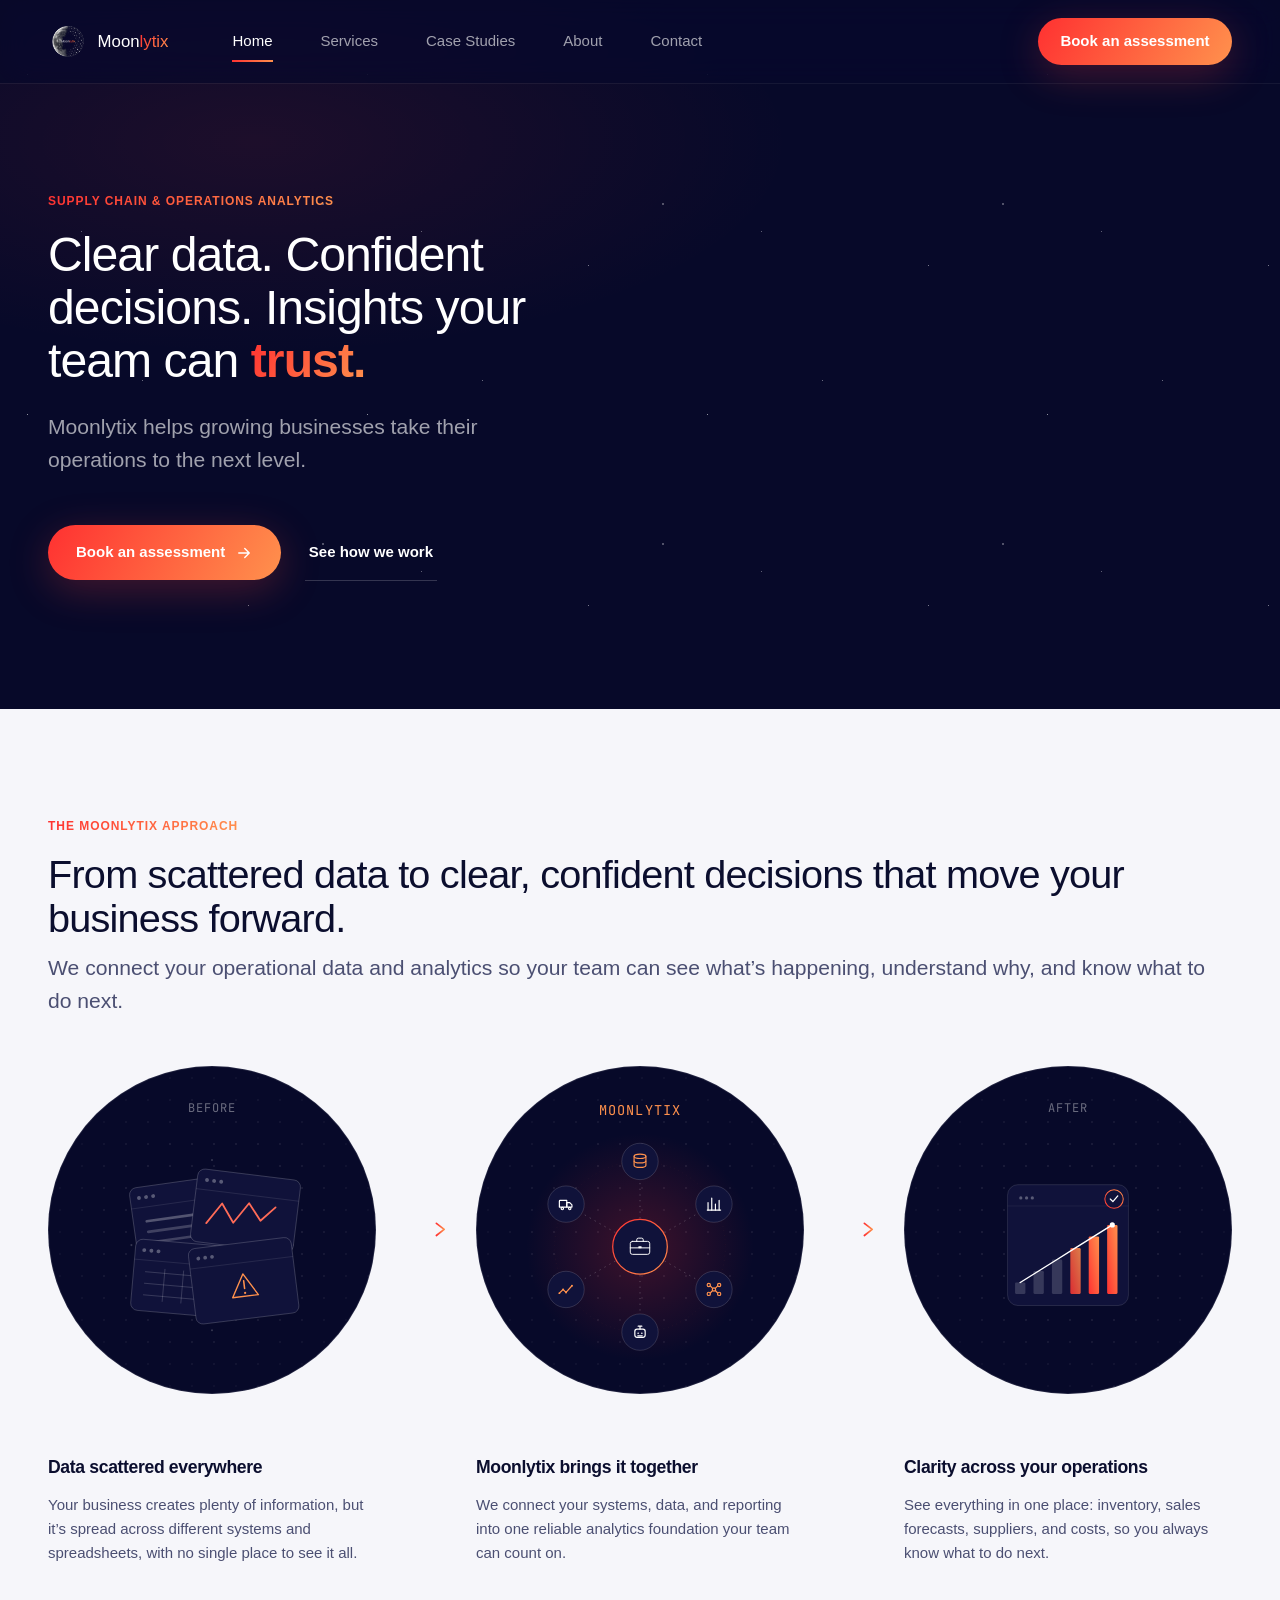
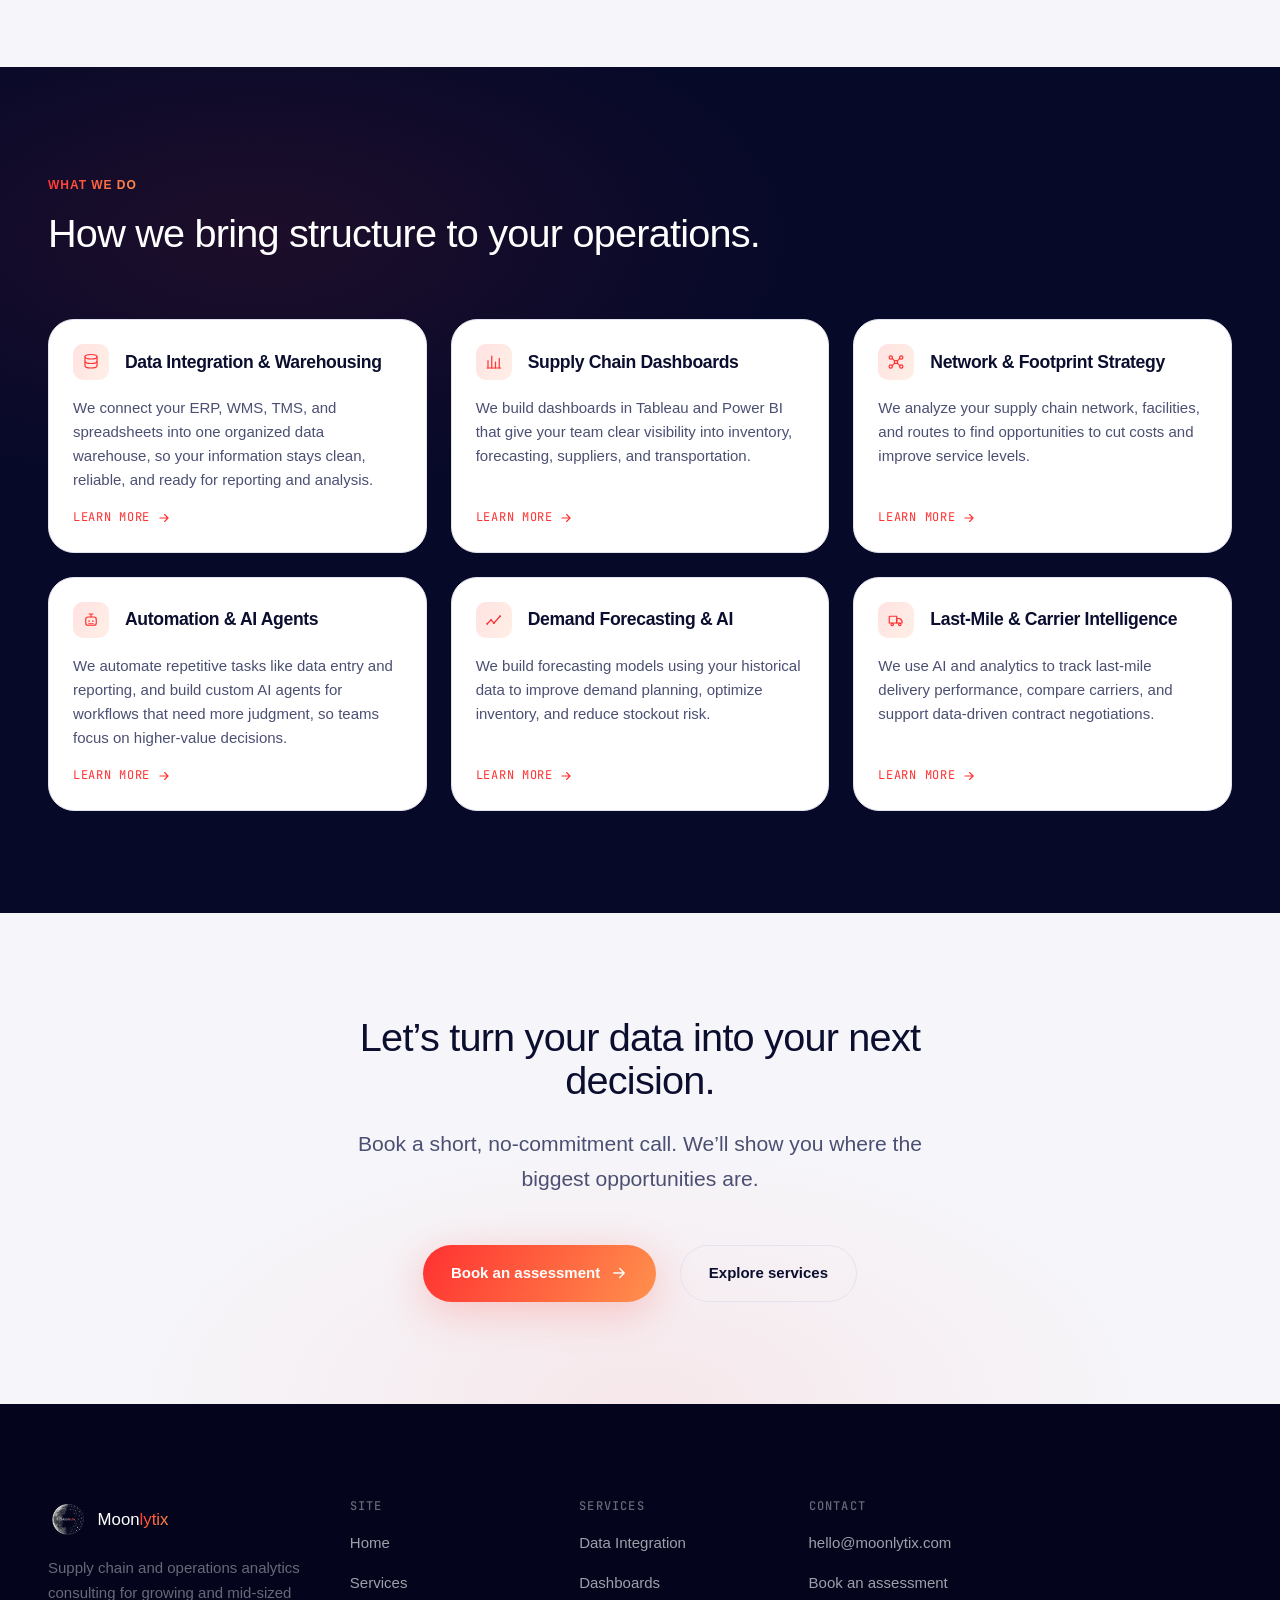
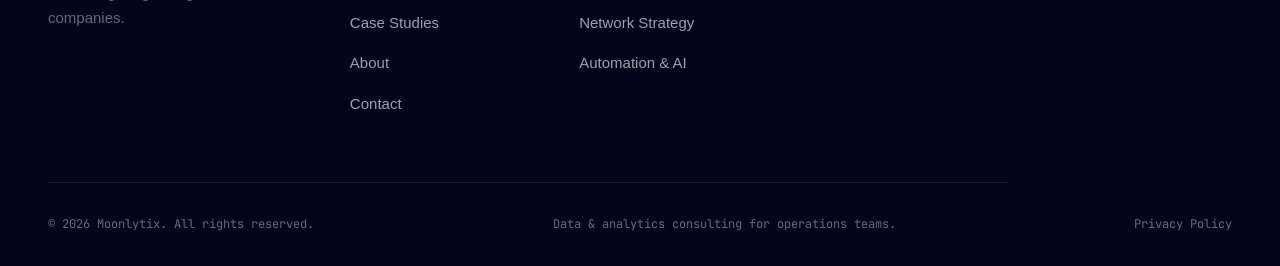
<file: index.html>
<!doctype html>
<html lang="en">
<head>
<meta charset="UTF-8" />
<meta name="viewport" content="width=device-width, initial-scale=1" />
<title>Moonlytix — Supply Chain & Operations Analytics Consulting</title>
<meta name="description" content="Moonlytix helps growing and mid-sized companies turn complex operational data into clear, confident business decisions — visibility, forecasting, inventory, supplier performance, and transportation cost analytics." />

<!-- Open Graph / social share preview -->
<meta property="og:type" content="website" />
<meta property="og:site_name" content="Moonlytix" />
<meta property="og:url" content="https://moonlytix.com/" />
<meta property="og:title" content="Moonlytix — Supply Chain & Operations Analytics Consulting" />
<meta property="og:description" content="Moonlytix helps growing and mid-sized companies turn complex operational data into clear, confident business decisions — visibility, forecasting, inventory, supplier performance, and transportation cost analytics." />
<meta property="og:image" content="https://moonlytix.com/assets/images/social/og-image.png" />
<meta property="og:image:width" content="1200" />
<meta property="og:image:height" content="630" />
<meta name="twitter:card" content="summary_large_image" />
<meta name="twitter:title" content="Moonlytix — Supply Chain & Operations Analytics Consulting" />
<meta name="twitter:description" content="Moonlytix helps growing and mid-sized companies turn complex operational data into clear, confident business decisions — visibility, forecasting, inventory, supplier performance, and transportation cost analytics." />
<meta name="twitter:image" content="https://moonlytix.com/assets/images/social/og-image.png" />
<link rel="icon" type="image/png" href="assets/images/logo-mark.png" />
<link rel="preconnect" href="https://fonts.googleapis.com" />
<link rel="preconnect" href="https://fonts.gstatic.com" crossorigin />
<link href="https://fonts.googleapis.com/css2?family=Space+Grotesk:wght@500;600;700&family=Inter:wght@400;500;600;700;800&family=JetBrains+Mono:wght@400;500&family=Poppins:wght@400;500;600&display=swap" rel="stylesheet" />
<link rel="stylesheet" href="assets/css/main.css?v=24" />
<link rel="stylesheet" href="assets/css/home.css?v=46" />
</head>
<body>
<a class="skip-link" href="#main">Skip to content</a>

<header class="site-header">
  <div class="container">
    <a href="index.html" class="brand">
      <img src="assets/images/logo-mark-transparent.png" alt="Moonlytix" class="brand__mark" />
      <span class="brand__word">Moon<span class="brand__word-accent">lytix</span></span>
    </a>
    <nav class="nav-links" id="nav-links">
      <a href="index.html" aria-current="page">Home</a>
      <a href="services.html">Services</a>
      <a href="case-studies.html">Case Studies</a>
      <a href="about.html">About</a>
      <a href="contact.html">Contact</a>
    </nav>
    <div class="nav-actions">
      <a href="contact.html" class="btn btn-primary">Book an assessment</a>
    </div>
    <button class="nav-toggle" aria-label="Toggle menu" aria-expanded="false" aria-controls="nav-links">
      <svg class="icon-menu" viewBox="0 0 24 24" fill="none" stroke="currentColor" stroke-width="1.6"><path d="M3 6h18M3 12h18M3 18h18" stroke-linecap="round"/></svg>
      <svg class="icon-close" viewBox="0 0 24 24" fill="none" stroke="currentColor" stroke-width="1.6"><path d="M6 6l12 12M18 6L6 18" stroke-linecap="round"/></svg>
    </button>
  </div>
</header>

<main id="main">

  <!-- HERO -->
  <section class="hero section--dark">
    <div class="container">
      <div class="hero-content">
        <p class="eyebrow">Supply Chain &amp; Operations Analytics</p>
        <h1 data-reveal>Clear data. Confident decisions. Insights your team can <span class="ember-text">trust.</span></h1>
        <p class="lead" data-reveal>Moonlytix helps growing businesses take their operations to the next level.</p>
        <div class="hero-actions" data-reveal>
          <a href="contact.html" class="btn btn-primary">
            Book an assessment
            <svg viewBox="0 0 24 24" fill="none" stroke="currentColor" stroke-width="1.8"><path d="M5 12h14M13 6l6 6-6 6" stroke-linecap="round" stroke-linejoin="round"/></svg>
          </a>
          <a href="#approach" class="btn btn-ghost">See how we work</a>
        </div>
      </div>
      <div class="hero-visual" aria-hidden="true">
        <video
          id="hero-video"
          muted
          playsinline
          loop
          preload="auto"
          disablePictureInPicture
          disableRemotePlayback
        >
          <source src="assets/video/hero-fusion.mp4" type="video/mp4" />
        </video>
      </div>
    </div>
  </section>

  <!-- APPROACH -->
  <section class="section approach" id="approach">
    <div class="container">
      <p class="eyebrow">The Moonlytix Approach</p>
      <h2 style="max-width:none">From scattered data to clear, confident decisions that move your business forward.</h2>
      <p class="lead" style="margin-top:0.75rem;max-width:none">We connect your operational data and analytics so your team can see what&rsquo;s happening, understand why, and know what to do next.</p>

      <div class="approach-visual" data-reveal>
        <div class="approach-item approach-item--1">
        <div class="approach-zone approach-zone--left">
          <span class="approach-zone__label">Before</span>
          <svg class="approach-scene" viewBox="0 0 400 400" fill="none" aria-hidden="true">
            <circle cx="200" cy="52" r="1.8" fill="rgba(255,255,255,0.18)"/>
            <circle cx="60" cy="200" r="1.8" fill="rgba(255,255,255,0.18)"/>
            <circle cx="340" cy="200" r="1.8" fill="rgba(255,255,255,0.18)"/>
            <circle cx="200" cy="348" r="1.8" fill="rgba(255,255,255,0.18)"/>

            <g transform="translate(148,150) rotate(-8) scale(1.55)">
              <rect x="-55" y="-39" width="110" height="78" rx="8" fill="#10123a" stroke="rgba(255,255,255,0.2)"/>
              <circle cx="-45" cy="-27" r="2.2" fill="rgba(255,255,255,0.3)"/>
              <circle cx="-37" cy="-27" r="2.2" fill="rgba(255,255,255,0.3)"/>
              <circle cx="-29" cy="-27" r="2.2" fill="rgba(255,255,255,0.3)"/>
              <line x1="-55" y1="-16" x2="55" y2="-16" stroke="rgba(255,255,255,0.1)"/>
              <line x1="-40" y1="0" x2="20" y2="0" stroke="rgba(255,255,255,0.28)" stroke-width="3" stroke-linecap="round"/>
              <line x1="-40" y1="12" x2="35" y2="12" stroke="rgba(255,255,255,0.2)" stroke-width="3" stroke-linecap="round"/>
              <line x1="-40" y1="24" x2="10" y2="24" stroke="rgba(255,255,255,0.2)" stroke-width="3" stroke-linecap="round"/>
            </g>

            <g transform="translate(258,142) rotate(7) scale(1.55)">
              <rect x="-58" y="-42" width="116" height="82" rx="8" fill="#10123a" stroke="rgba(255,255,255,0.2)"/>
              <circle cx="-47" cy="-30" r="2.2" fill="rgba(255,255,255,0.3)"/>
              <circle cx="-39" cy="-30" r="2.2" fill="rgba(255,255,255,0.3)"/>
              <circle cx="-31" cy="-30" r="2.2" fill="rgba(255,255,255,0.3)"/>
              <line x1="-58" y1="-19" x2="58" y2="-19" stroke="rgba(255,255,255,0.1)"/>
              <polyline points="-42,18 -27,-6 -12,14 3,-10 18,8 33,-9" stroke="#ff6b57" stroke-width="2" fill="none" stroke-linecap="round" stroke-linejoin="round"/>
            </g>

            <g transform="translate(148,258) rotate(5) scale(1.55)">
              <rect x="-55" y="-40" width="110" height="80" rx="8" fill="#10123a" stroke="rgba(255,255,255,0.2)"/>
              <circle cx="-45" cy="-28" r="2.2" fill="rgba(255,255,255,0.3)"/>
              <circle cx="-37" cy="-28" r="2.2" fill="rgba(255,255,255,0.3)"/>
              <circle cx="-29" cy="-28" r="2.2" fill="rgba(255,255,255,0.3)"/>
              <line x1="-55" y1="-17" x2="55" y2="-17" stroke="rgba(255,255,255,0.1)"/>
              <g stroke="rgba(255,255,255,0.18)">
                <line x1="-42" y1="-4" x2="42" y2="-4"/>
                <line x1="-42" y1="9" x2="42" y2="9"/>
                <line x1="-42" y1="22" x2="42" y2="22"/>
                <line x1="-20" y1="-9" x2="-20" y2="28"/>
                <line x1="1" y1="-9" x2="1" y2="28"/>
                <line x1="22" y1="-9" x2="22" y2="28"/>
              </g>
            </g>

            <g transform="translate(255,262) rotate(-7) scale(1.5)">
              <rect x="-60" y="-44" width="120" height="88" rx="8" fill="#10123a" stroke="rgba(255,255,255,0.2)"/>
              <circle cx="-49" cy="-32" r="2.2" fill="rgba(255,255,255,0.3)"/>
              <circle cx="-41" cy="-32" r="2.2" fill="rgba(255,255,255,0.3)"/>
              <circle cx="-33" cy="-32" r="2.2" fill="rgba(255,255,255,0.3)"/>
              <line x1="-60" y1="-21" x2="60" y2="-21" stroke="rgba(255,255,255,0.1)"/>
              <path d="M0 -8l15 26h-30Z" stroke="#ff914d" stroke-width="1.6" stroke-linejoin="round" fill="none"/>
              <line x1="0" y1="0" x2="0" y2="9" stroke="#ff914d" stroke-width="1.8" stroke-linecap="round"/>
              <circle cx="0" cy="14" r="1.3" fill="#ff914d"/>
            </g>
          </svg>
        </div>
        <div class="approach-item__text">
        <h3 class="approach-item__title">Data scattered everywhere</h3>
        <p class="approach-item__desc">Your business creates plenty of information, but it&rsquo;s spread across different systems and spreadsheets, with no single place to see it all.</p>
        </div>
        </div>

        <div class="approach-arrow approach-arrow--1" aria-hidden="true">
          <svg viewBox="0 0 60 24" fill="none"><path class="flow-line" d="M2 12h48" stroke="url(#g1)" stroke-width="2" stroke-dasharray="3 7"/><path d="M42 5l9 7-9 7" stroke="url(#g1)" stroke-width="2" stroke-linecap="round" stroke-linejoin="round"/><defs><linearGradient id="g1" x1="0" y1="0" x2="1" y2="0"><stop offset="0" stop-color="#ff3131"/><stop offset="1" stop-color="#ff914d"/></linearGradient></defs></svg>
        </div>

        <div class="approach-item approach-item--2">
        <div class="approach-zone approach-zone--center">
          <span class="approach-zone__label approach-zone__label--accent">Moonlytix</span>
          <svg class="approach-hub" viewBox="0 0 400 400" fill="none" aria-hidden="true">
            <circle cx="200" cy="200" r="200" fill="url(#hubGlow)"/>
            <circle cx="200" cy="200" r="150" stroke="rgba(255,145,77,0.14)" stroke-width="1" stroke-dasharray="1 7"/>

            <path d="M200 200L200 50" stroke="rgba(255,255,255,0.3)" stroke-width="1.5" stroke-dasharray="2 8" class="flow-line"/>
            <path d="M200 200L330 125" stroke="rgba(255,255,255,0.3)" stroke-width="1.5" stroke-dasharray="2 8" class="flow-line"/>
            <path d="M200 200L330 275" stroke="rgba(255,255,255,0.3)" stroke-width="1.5" stroke-dasharray="2 8" class="flow-line"/>
            <path d="M200 200L200 350" stroke="rgba(255,255,255,0.3)" stroke-width="1.5" stroke-dasharray="2 8" class="flow-line"/>
            <path d="M200 200L70 275" stroke="rgba(255,255,255,0.3)" stroke-width="1.5" stroke-dasharray="2 8" class="flow-line"/>
            <path d="M200 200L70 125" stroke="rgba(255,255,255,0.3)" stroke-width="1.5" stroke-dasharray="2 8" class="flow-line"/>

            <circle class="pulse-ring" cx="200" cy="200" r="42" stroke="#ff914d" stroke-width="1.4"/>
            <circle class="pulse-ring pulse-ring--delay" cx="200" cy="200" r="42" stroke="#ff3131" stroke-width="1"/>
            <circle cx="200" cy="200" r="48" fill="#10123a" stroke="url(#hubStroke)" stroke-width="2.2"/>
            <g transform="translate(200,200) scale(1.9) translate(-12,-12)" fill="none" stroke="#fff" stroke-width="0.9" stroke-linecap="round" stroke-linejoin="round">
              <rect x="3" y="7" width="18" height="12" rx="2"/>
              <path d="M9 7V5.5A1.5 1.5 0 0 1 10.5 4h3A1.5 1.5 0 0 1 15 5.5V7"/>
              <path d="M3 13h18"/>
              <rect x="10.5" y="11.6" width="3" height="1.8" rx="0.4" fill="#fff" stroke="none"/>
            </g>

            <circle cx="200" cy="50" r="32" fill="#10123a" stroke="rgba(255,255,255,0.25)"/>
            <g transform="translate(200,50) scale(1.3) translate(-12,-12)" fill="none" stroke="#ff914d" stroke-width="1.6">
              <ellipse cx="12" cy="5" rx="8" ry="3"/>
              <path d="M4 5v6c0 1.66 3.58 3 8 3s8-1.34 8-3V5" stroke-linejoin="round"/>
              <path d="M4 11v6c0 1.66 3.58 3 8 3s8-1.34 8-3v-6" stroke-linejoin="round"/>
            </g>

            <circle cx="330" cy="125" r="32" fill="#10123a" stroke="rgba(255,255,255,0.25)"/>
            <g transform="translate(330,125) scale(1.3) translate(-12,-12)" fill="none" stroke="#fff" stroke-width="1.6">
              <path d="M4 20V10M9 20V4M14 20v-8M19 20V7" stroke-linecap="round"/>
              <path d="M3 20h18" stroke-linecap="round"/>
            </g>

            <circle cx="330" cy="275" r="32" fill="#10123a" stroke="rgba(255,255,255,0.25)"/>
            <g transform="translate(330,275) scale(1.3) translate(-12,-12)" fill="none" stroke="#ff914d" stroke-width="1.6">
              <circle cx="5" cy="6" r="2.2"/><circle cx="19" cy="6" r="2.2"/><circle cx="12" cy="12" r="2.2"/><circle cx="5" cy="18" r="2.2"/><circle cx="19" cy="18" r="2.2"/>
              <path d="M7 7.2L10.2 10.6M17 7.2L13.8 10.6M7 16.8L10.2 13.4M17 16.8L13.8 13.4" stroke-linecap="round"/>
            </g>

            <circle cx="200" cy="350" r="32" fill="#10123a" stroke="rgba(255,255,255,0.25)"/>
            <g transform="translate(200,350) scale(1.3) translate(-12,-12)" fill="none" stroke="#fff" stroke-width="1.6">
              <rect x="5" y="8" width="14" height="11" rx="3"/>
              <path d="M12 8V4M9.5 4h5" stroke-linecap="round"/>
              <circle cx="9.5" cy="13.5" r="1.1" fill="#fff" stroke="none"/>
              <circle cx="14.5" cy="13.5" r="1.1" fill="#fff" stroke="none"/>
              <path d="M9 17h6" stroke-linecap="round"/>
            </g>

            <circle cx="70" cy="275" r="32" fill="#10123a" stroke="rgba(255,255,255,0.25)"/>
            <g transform="translate(70,275) scale(1.3) translate(-12,-12)" fill="none" stroke="#ff914d" stroke-width="1.6">
              <path d="M3 17l5-5 4 4 8-9" stroke-linecap="round" stroke-linejoin="round"/>
              <circle cx="3" cy="17" r="1.3" fill="#ff914d" stroke="none"/><circle cx="8" cy="12" r="1.3" fill="#ff914d" stroke="none"/><circle cx="12" cy="16" r="1.3" fill="#ff914d" stroke="none"/><circle cx="20" cy="7" r="1.3" fill="#ff914d" stroke="none"/>
            </g>

            <circle cx="70" cy="125" r="32" fill="#10123a" stroke="rgba(255,255,255,0.25)"/>
            <g transform="translate(70,125) scale(1.3) translate(-12,-12)" fill="none" stroke="#fff" stroke-width="1.6">
              <path d="M3 16V8a1 1 0 0 1 1-1h9v9H4a1 1 0 0 1-1-1Z" stroke-linejoin="round"/>
              <path d="M13 10h4l3 3v3h-7v-6Z" stroke-linejoin="round"/>
              <circle cx="7" cy="18" r="1.6"/><circle cx="17" cy="18" r="1.6"/>
            </g>

            <defs>
              <radialGradient id="hubGlow" cx="0.5" cy="0.5" r="0.5">
                <stop offset="0" stop-color="#ff3131" stop-opacity="0.22"/>
                <stop offset="1" stop-color="#ff3131" stop-opacity="0"/>
              </radialGradient>
              <linearGradient id="hubStroke" x1="0" y1="0" x2="1" y2="1">
                <stop offset="0" stop-color="#ff3131"/>
                <stop offset="1" stop-color="#ff914d"/>
              </linearGradient>
            </defs>
          </svg>
        </div>
        <div class="approach-item__text">
        <h3 class="approach-item__title">Moonlytix brings it together</h3>
        <p class="approach-item__desc">We connect your systems, data, and reporting into one reliable analytics foundation your team can count on.</p>
        </div>
        </div>

        <div class="approach-arrow approach-arrow--2" aria-hidden="true">
          <svg viewBox="0 0 60 24" fill="none"><path class="flow-line" d="M2 12h48" stroke="url(#g2)" stroke-width="2" stroke-dasharray="3 7"/><path d="M42 5l9 7-9 7" stroke="url(#g2)" stroke-width="2" stroke-linecap="round" stroke-linejoin="round"/><defs><linearGradient id="g2" x1="0" y1="0" x2="1" y2="0"><stop offset="0" stop-color="#ff3131"/><stop offset="1" stop-color="#ff914d"/></linearGradient></defs></svg>
        </div>

        <div class="approach-item approach-item--3">
        <div class="approach-zone approach-zone--right">
          <span class="approach-zone__label">After</span>
          <svg class="approach-scene" viewBox="0 0 400 400" fill="none" aria-hidden="true">
            <rect x="95" y="95" width="210" height="210" rx="18" fill="#10123a" stroke="rgba(255,255,255,0.2)"/>
            <circle cx="118" cy="118" r="2.8" fill="rgba(255,255,255,0.3)"/>
            <circle cx="128" cy="118" r="2.8" fill="rgba(255,255,255,0.3)"/>
            <circle cx="138" cy="118" r="2.8" fill="rgba(255,255,255,0.3)"/>
            <line x1="95" y1="132" x2="305" y2="132" stroke="rgba(255,255,255,0.1)"/>

            <g transform="translate(280,120)">
              <circle r="16" fill="#10123a" stroke="url(#nowGrad)" stroke-width="1.8"/>
              <path d="M-6.5 0l4.5 4.5 8.5-10" stroke="#fff" stroke-width="2.2" stroke-linecap="round" stroke-linejoin="round" fill="none"/>
            </g>

            <g>
              <rect x="108" y="265" width="18" height="20" rx="2" fill="rgba(255,255,255,0.16)"/>
              <rect x="140" y="245" width="18" height="40" rx="2" fill="rgba(255,255,255,0.16)"/>
              <rect x="172" y="225" width="18" height="60" rx="2" fill="rgba(255,255,255,0.16)"/>
              <rect x="204" y="205" width="18" height="80" rx="2" fill="url(#nowGrad)" opacity="0.85"/>
              <rect x="236" y="185" width="18" height="100" rx="2" fill="url(#nowGrad)"/>
              <rect x="268" y="165" width="18" height="120" rx="2" fill="url(#nowGrad)"/>
            </g>
            <polyline points="117,265 149,245 181,225 213,205 245,185 277,165" fill="none" stroke="#fff" stroke-width="2.5" stroke-linecap="round" stroke-linejoin="round"/>
            <circle cx="277" cy="165" r="4.5" fill="#fff"/>

            <defs>
              <linearGradient id="nowGrad" x1="0" y1="1" x2="1" y2="0">
                <stop offset="0" stop-color="#ff3131"/>
                <stop offset="1" stop-color="#ff914d"/>
              </linearGradient>
            </defs>
          </svg>
        </div>
        <div class="approach-item__text">
        <h3 class="approach-item__title">Clarity across your operations</h3>
        <p class="approach-item__desc">See everything in one place: inventory, sales forecasts, suppliers, and costs, so you always know what to do next.</p>
        </div>
        </div>
      </div>
    </div>
  </section>

  <!-- SERVICES -->
  <section class="section section--dark">
    <div class="container">
      <p class="eyebrow">What we do</p>
      <h2 style="max-width:36ch">How we bring structure to your operations.</h2>

      <div class="services-grid">
        <a href="services.html#data-integration" class="card service-card">
          <div class="service-card__header">
            <div class="service-card__icon">
              <svg viewBox="0 0 24 24" fill="none" stroke="currentColor" stroke-width="1.6"><ellipse cx="12" cy="5" rx="8" ry="3"/><path d="M4 5v6c0 1.66 3.58 3 8 3s8-1.34 8-3V5" stroke-linejoin="round"/><path d="M4 11v6c0 1.66 3.58 3 8 3s8-1.34 8-3v-6" stroke-linejoin="round"/></svg>
            </div>
            <h3>Data Integration &amp; Warehousing</h3>
          </div>
          <p>We connect your ERP, WMS, TMS, and spreadsheets into one organized data warehouse, so your information stays clean, reliable, and ready for reporting and analysis.</p>
          <span class="card-link">Learn more <svg viewBox="0 0 24 24" fill="none" stroke="currentColor" stroke-width="2"><path d="M5 12h14M13 6l6 6-6 6" stroke-linecap="round" stroke-linejoin="round"/></svg></span>
        </a>

        <a href="services.html#visualization" class="card service-card">
          <div class="service-card__header">
            <div class="service-card__icon">
              <svg viewBox="0 0 24 24" fill="none" stroke="currentColor" stroke-width="1.6"><path d="M4 20V10M9 20V4M14 20v-8M19 20V7" stroke-linecap="round"/><path d="M3 20h18" stroke-linecap="round"/></svg>
            </div>
            <h3>Supply Chain Dashboards</h3>
          </div>
          <p>We build dashboards in Tableau and Power BI that give your team clear visibility into inventory, forecasting, suppliers, and transportation.</p>
          <span class="card-link">Learn more <svg viewBox="0 0 24 24" fill="none" stroke="currentColor" stroke-width="2"><path d="M5 12h14M13 6l6 6-6 6" stroke-linecap="round" stroke-linejoin="round"/></svg></span>
        </a>

        <a href="services.html#network-optimization" class="card service-card">
          <div class="service-card__header">
            <div class="service-card__icon">
              <svg viewBox="0 0 24 24" fill="none" stroke="currentColor" stroke-width="1.6"><circle cx="5" cy="6" r="2.2"/><circle cx="19" cy="6" r="2.2"/><circle cx="12" cy="12" r="2.2"/><circle cx="5" cy="18" r="2.2"/><circle cx="19" cy="18" r="2.2"/><path d="M7 7.2L10.2 10.6M17 7.2L13.8 10.6M7 16.8L10.2 13.4M17 16.8L13.8 13.4" stroke-linecap="round"/></svg>
            </div>
            <h3>Network &amp; Footprint Strategy</h3>
          </div>
          <p>We analyze your supply chain network, facilities, and routes to find opportunities to cut costs and improve service levels.</p>
          <span class="card-link">Learn more <svg viewBox="0 0 24 24" fill="none" stroke="currentColor" stroke-width="2"><path d="M5 12h14M13 6l6 6-6 6" stroke-linecap="round" stroke-linejoin="round"/></svg></span>
        </a>

        <a href="services.html#rpa" class="card service-card">
          <div class="service-card__header">
            <div class="service-card__icon">
              <svg viewBox="0 0 24 24" fill="none" stroke="currentColor" stroke-width="1.6"><rect x="5" y="8" width="14" height="11" rx="3"/><path d="M12 8V4M9.5 4h5" stroke-linecap="round"/><circle cx="9.5" cy="13.5" r="1.1" fill="currentColor" stroke="none"/><circle cx="14.5" cy="13.5" r="1.1" fill="currentColor" stroke="none"/><path d="M9 17h6" stroke-linecap="round"/></svg>
            </div>
            <h3>Automation &amp; AI Agents</h3>
          </div>
          <p>We automate repetitive tasks like data entry and reporting, and build custom AI agents for workflows that need more judgment, so teams focus on higher-value decisions.</p>
          <span class="card-link">Learn more <svg viewBox="0 0 24 24" fill="none" stroke="currentColor" stroke-width="2"><path d="M5 12h14M13 6l6 6-6 6" stroke-linecap="round" stroke-linejoin="round"/></svg></span>
        </a>

        <a href="services.html#ml-forecasting" class="card service-card">
          <div class="service-card__header">
            <div class="service-card__icon">
              <svg viewBox="0 0 24 24" fill="none" stroke="currentColor" stroke-width="1.6"><path d="M3 17l5-5 4 4 8-9" stroke-linecap="round" stroke-linejoin="round"/><circle cx="3" cy="17" r="1.3" fill="currentColor" stroke="none"/><circle cx="8" cy="12" r="1.3" fill="currentColor" stroke="none"/><circle cx="12" cy="16" r="1.3" fill="currentColor" stroke="none"/><circle cx="20" cy="7" r="1.3" fill="currentColor" stroke="none"/></svg>
            </div>
            <h3>Demand Forecasting &amp; AI</h3>
          </div>
          <p>We build forecasting models using your historical data to improve demand planning, optimize inventory, and reduce stockout risk.</p>
          <span class="card-link">Learn more <svg viewBox="0 0 24 24" fill="none" stroke="currentColor" stroke-width="2"><path d="M5 12h14M13 6l6 6-6 6" stroke-linecap="round" stroke-linejoin="round"/></svg></span>
        </a>

        <a href="services.html#last-mile" class="card service-card">
          <div class="service-card__header">
            <div class="service-card__icon">
              <svg viewBox="0 0 24 24" fill="none" stroke="currentColor" stroke-width="1.6"><path d="M3 16V8a1 1 0 0 1 1-1h9v9H4a1 1 0 0 1-1-1Z" stroke-linejoin="round"/><path d="M13 10h4l3 3v3h-7v-6Z" stroke-linejoin="round"/><circle cx="7" cy="18" r="1.6"/><circle cx="17" cy="18" r="1.6"/></svg>
            </div>
            <h3>Last-Mile &amp; Carrier Intelligence</h3>
          </div>
          <p>We use AI and analytics to track last-mile delivery performance, compare carriers, and support data-driven contract negotiations.</p>
          <span class="card-link">Learn more <svg viewBox="0 0 24 24" fill="none" stroke="currentColor" stroke-width="2"><path d="M5 12h14M13 6l6 6-6 6" stroke-linecap="round" stroke-linejoin="round"/></svg></span>
        </a>
      </div>
    </div>
  </section>

  <!-- CTA -->
  <section class="section cta-band cta-band--light">
    <div class="container text-center">
      <h2>Let&rsquo;s turn your data into your next decision.</h2>
      <p>Book a short, no-commitment call. We&rsquo;ll show you where the biggest opportunities are.</p>
      <div class="btn-group">
        <a href="contact.html" class="btn btn-primary">
          Book an assessment
          <svg viewBox="0 0 24 24" fill="none" stroke="currentColor" stroke-width="1.8"><path d="M5 12h14M13 6l6 6-6 6" stroke-linecap="round" stroke-linejoin="round"/></svg>
        </a>
        <a href="services.html" class="btn btn-secondary">Explore services</a>
      </div>
    </div>
  </section>

</main>

<footer class="site-footer">
  <div class="container">
    <div class="footer-grid">
      <div class="footer-brand">
        <a href="index.html" class="brand">
          <img src="assets/images/logo-mark-transparent.png" alt="Moonlytix" class="brand__mark" />
          <span class="brand__word">Moon<span class="brand__word-accent">lytix</span></span>
        </a>
        <p>Supply chain and operations analytics consulting for growing and mid-sized companies.</p>
      </div>
      <div class="footer-col">
        <h4>Site</h4>
        <ul>
          <li><a href="index.html">Home</a></li>
          <li><a href="services.html">Services</a></li>
          <li><a href="case-studies.html">Case Studies</a></li>
          <li><a href="about.html">About</a></li>
          <li><a href="contact.html">Contact</a></li>
        </ul>
      </div>
      <div class="footer-col">
        <h4>Services</h4>
        <ul>
          <li><a href="services.html#data-integration">Data Integration</a></li>
          <li><a href="services.html#visualization">Dashboards</a></li>
          <li><a href="services.html#network-optimization">Network Strategy</a></li>
          <li><a href="services.html#rpa">Automation &amp; AI</a></li>
        </ul>
      </div>
      <div class="footer-col">
        <h4>Contact</h4>
        <ul>
          <li><a href="mailto:hello@moonlytix.com">hello@moonlytix.com</a></li>
          <li><a href="contact.html">Book an assessment</a></li>
        </ul>
      </div>
    </div>
    <div class="footer-bottom">
      <span>&copy; <span id="year">2026</span> Moonlytix. All rights reserved.</span>
      <span>Data &amp; analytics consulting for operations teams.</span>
      <span><a href="privacy.html">Privacy Policy</a></span>
    </div>
  </div>
</footer>

<script src="assets/js/main.js?v=2"></script>
<script src="assets/js/hero-video.js?v=2"></script>
</body>
</html>
</file>
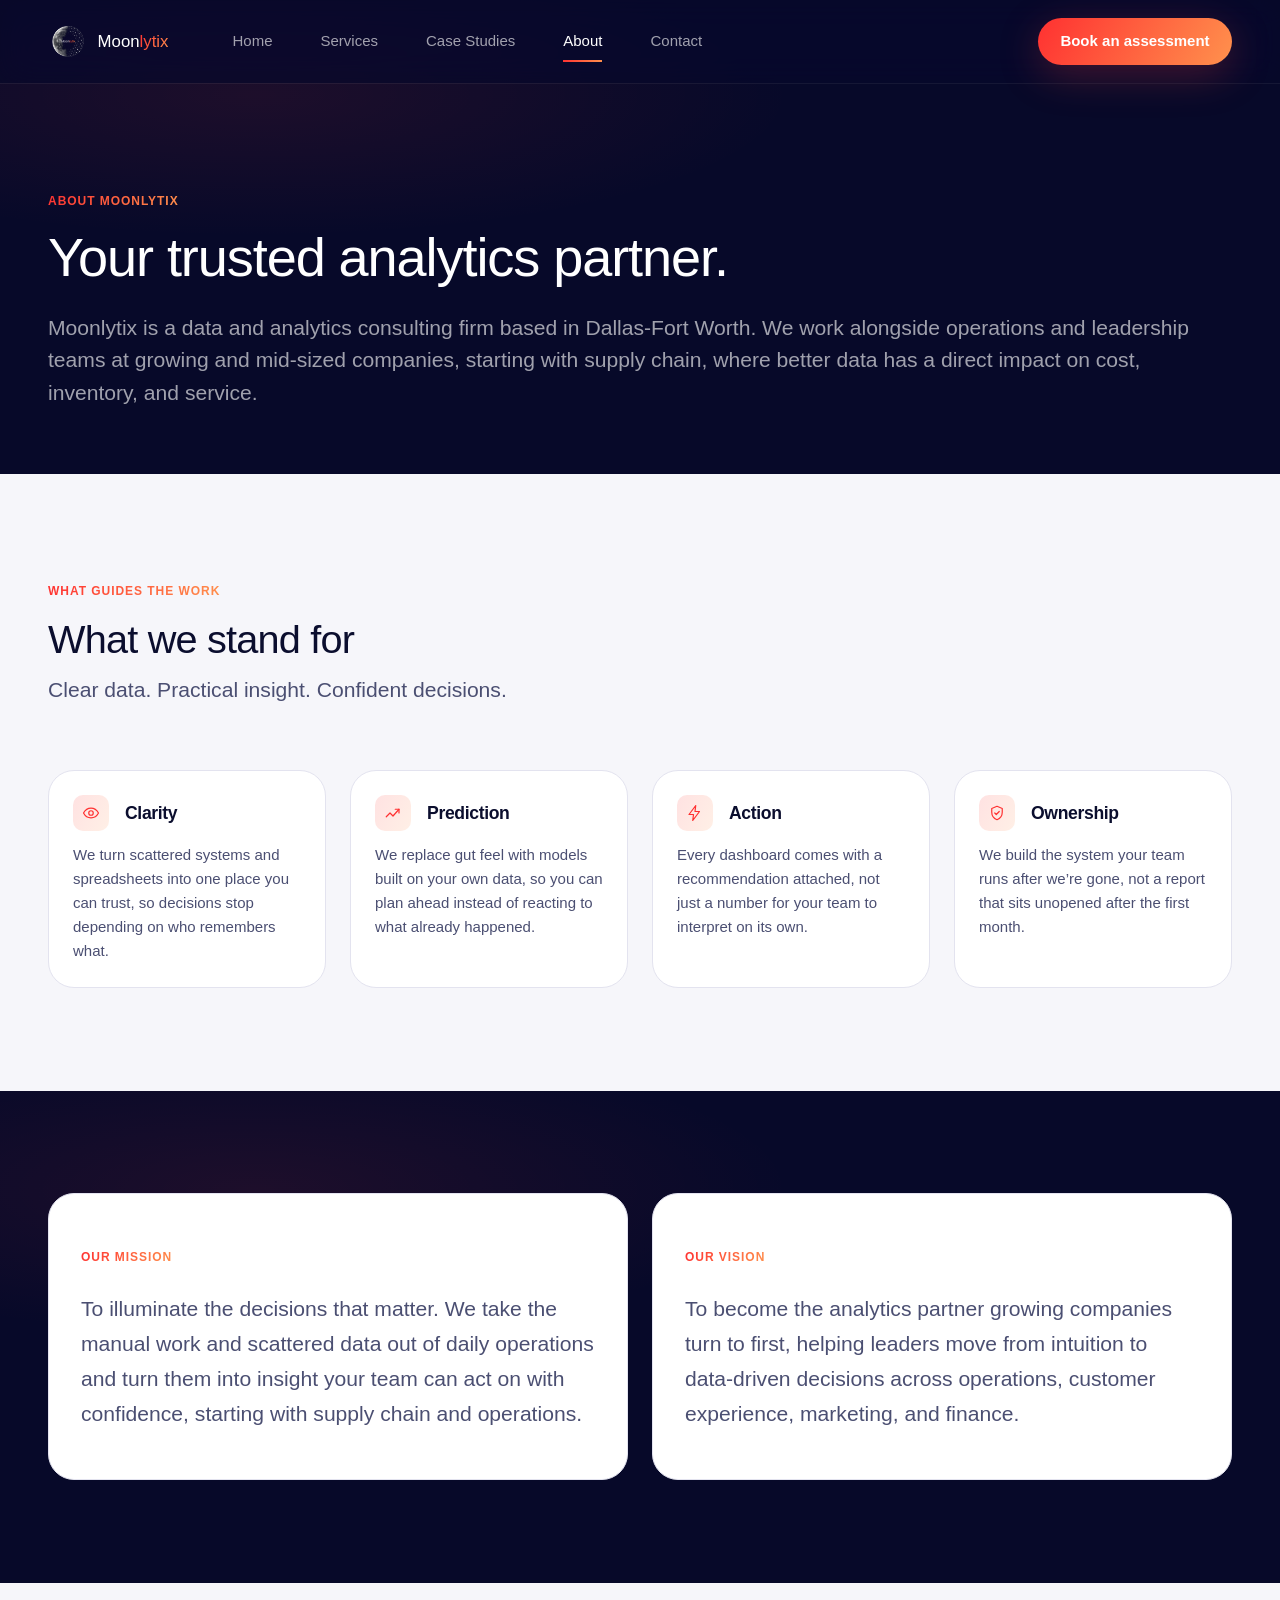
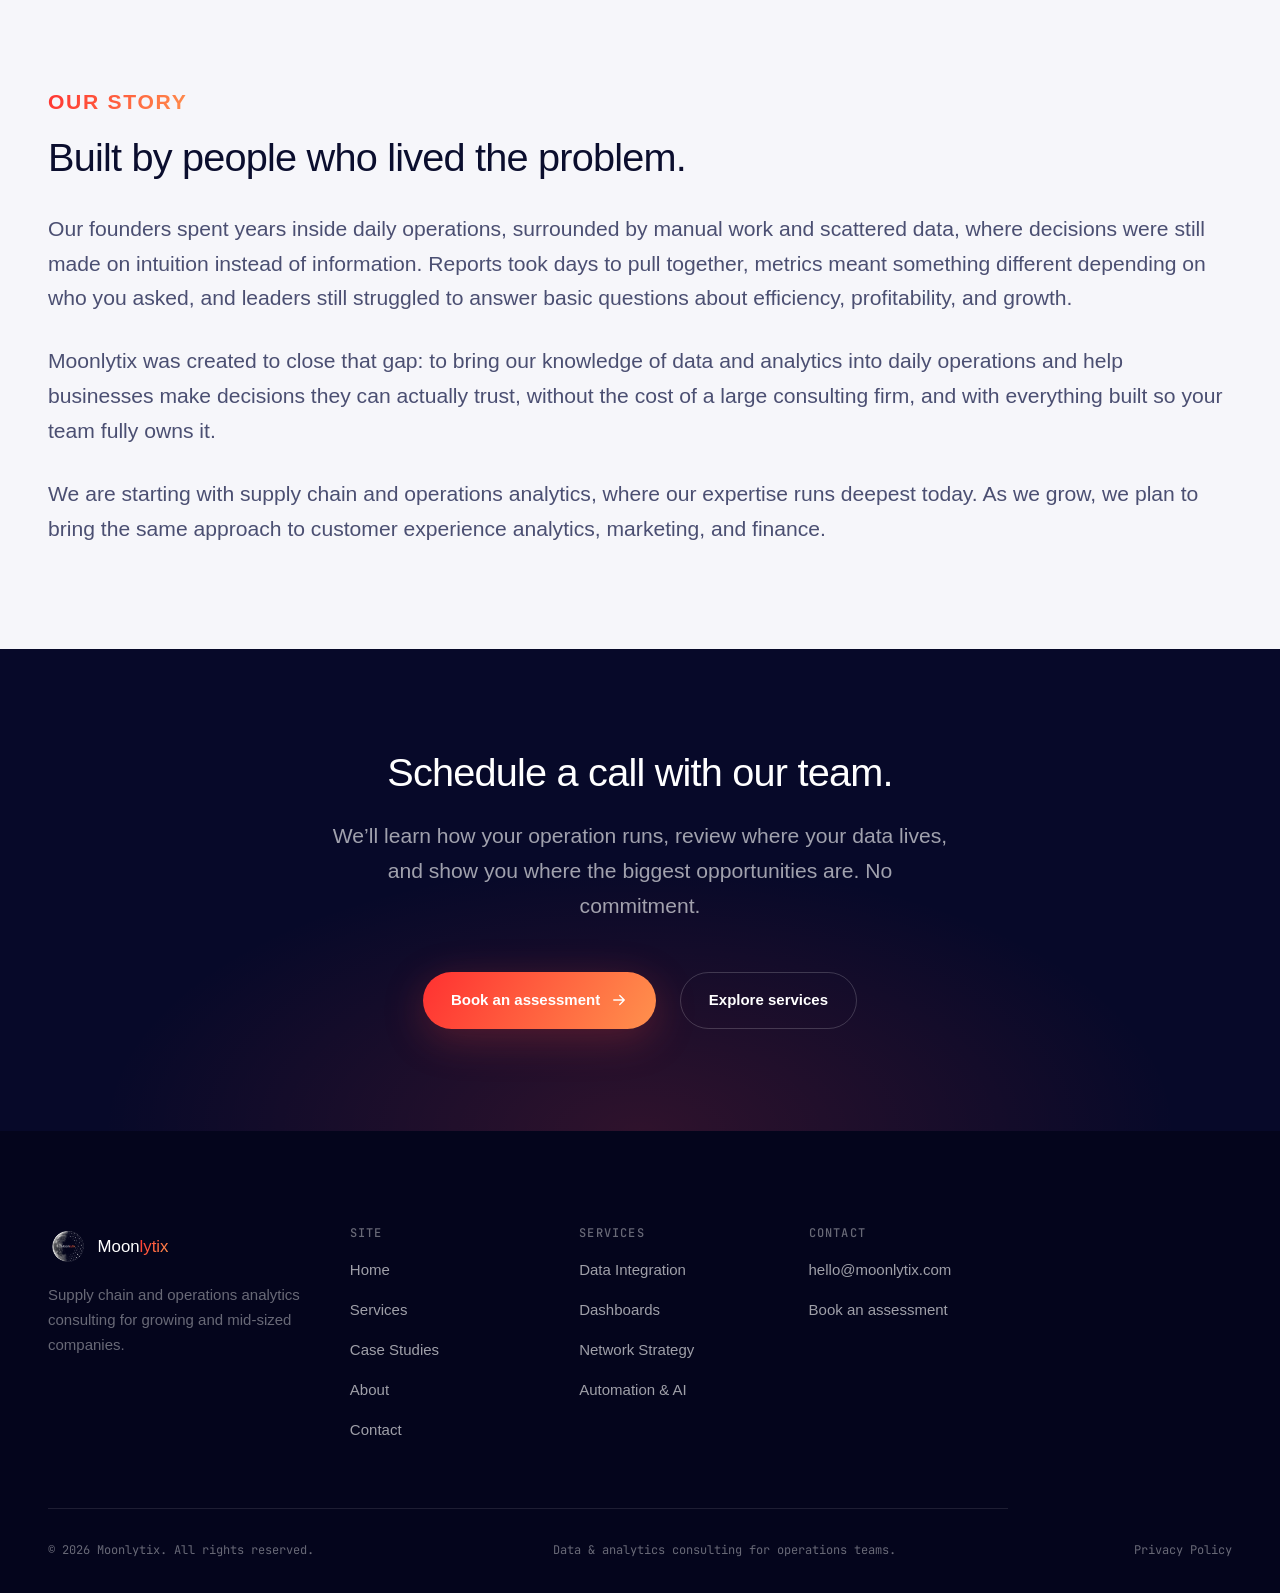
<file: about.html>
<!doctype html>
<html lang="en">
<head>
<meta charset="UTF-8" />
<meta name="viewport" content="width=device-width, initial-scale=1" />
<title>About — Moonlytix</title>
<meta name="description" content="Moonlytix is a data and analytics consulting firm based in Dallas-Fort Worth, helping growing and mid-sized companies turn operational data into confident decisions." />

<!-- Open Graph / social share preview -->
<meta property="og:type" content="website" />
<meta property="og:site_name" content="Moonlytix" />
<meta property="og:url" content="https://moonlytix.com/about.html" />
<meta property="og:title" content="About — Moonlytix" />
<meta property="og:description" content="Moonlytix is a data and analytics consulting firm based in Dallas-Fort Worth, helping growing and mid-sized companies turn operational data into confident decisions." />
<meta property="og:image" content="https://moonlytix.com/assets/images/social/og-image.png" />
<meta property="og:image:width" content="1200" />
<meta property="og:image:height" content="630" />
<meta name="twitter:card" content="summary_large_image" />
<meta name="twitter:title" content="About — Moonlytix" />
<meta name="twitter:description" content="Moonlytix is a data and analytics consulting firm based in Dallas-Fort Worth, helping growing and mid-sized companies turn operational data into confident decisions." />
<meta name="twitter:image" content="https://moonlytix.com/assets/images/social/og-image.png" />
<link rel="icon" type="image/png" href="assets/images/logo-mark.png" />
<link rel="preconnect" href="https://fonts.googleapis.com" />
<link rel="preconnect" href="https://fonts.gstatic.com" crossorigin />
<link href="https://fonts.googleapis.com/css2?family=Space+Grotesk:wght@500;600;700&family=Inter:wght@400;500;600;700;800&family=JetBrains+Mono:wght@400;500&family=Poppins:wght@400;500;600&display=swap" rel="stylesheet" />
<link rel="stylesheet" href="assets/css/main.css?v=24" />
<link rel="stylesheet" href="assets/css/about.css?v=14" />
</head>
<body>
<a class="skip-link" href="#main">Skip to content</a>

<header class="site-header">
  <div class="container">
    <a href="index.html" class="brand">
      <img src="assets/images/logo-mark-transparent.png" alt="Moonlytix" class="brand__mark" />
      <span class="brand__word">Moon<span class="brand__word-accent">lytix</span></span>
    </a>
    <nav class="nav-links" id="nav-links">
      <a href="index.html">Home</a>
      <a href="services.html">Services</a>
      <a href="case-studies.html">Case Studies</a>
      <a href="about.html" aria-current="page">About</a>
      <a href="contact.html">Contact</a>
    </nav>
    <div class="nav-actions">
      <a href="contact.html" class="btn btn-primary">Book an assessment</a>
    </div>
    <button class="nav-toggle" aria-label="Toggle menu" aria-expanded="false" aria-controls="nav-links">
      <svg class="icon-menu" viewBox="0 0 24 24" fill="none" stroke="currentColor" stroke-width="1.6"><path d="M3 6h18M3 12h18M3 18h18" stroke-linecap="round"/></svg>
      <svg class="icon-close" viewBox="0 0 24 24" fill="none" stroke="currentColor" stroke-width="1.6"><path d="M6 6l12 12M18 6L6 18" stroke-linecap="round"/></svg>
    </button>
  </div>
</header>

<main id="main">

  <!-- 1. INTRO -->
  <section class="about-hero section--dark">
    <div class="container">
      <p class="eyebrow">About Moonlytix</p>
      <h1 data-reveal>Your trusted analytics partner.</h1>
      <p class="lead" data-reveal>Moonlytix is a data and analytics consulting firm based in Dallas-Fort Worth. We work alongside operations and leadership teams at growing and mid-sized companies, starting with supply chain, where better data has a direct impact on cost, inventory, and service.</p>
    </div>
  </section>

  <!-- 2. WHAT WE STAND FOR -->
  <section class="section">
    <div class="container">
      <p class="eyebrow">What guides the work</p>
      <h2 style="max-width:20ch">What we stand for</h2>
      <p class="lead" style="margin-top:0.75rem;max-width:none">Clear data. Practical insight. Confident decisions.</p>

      <div class="pillars-grid">
        <div class="card pillar-card" data-reveal>
          <div class="pillar-card__header">
            <div class="pillar-card__icon">
              <svg viewBox="0 0 24 24" fill="none" stroke="currentColor" stroke-width="1.6"><path d="M2 12s3.5-6.5 10-6.5S22 12 22 12s-3.5 6.5-10 6.5S2 12 2 12Z" stroke-linejoin="round"/><circle cx="12" cy="12" r="3"/></svg>
            </div>
            <h3>Clarity</h3>
          </div>
          <p>We turn scattered systems and spreadsheets into one place you can trust, so decisions stop depending on who remembers what.</p>
        </div>
        <div class="card pillar-card" data-reveal>
          <div class="pillar-card__header">
            <div class="pillar-card__icon">
              <svg viewBox="0 0 24 24" fill="none" stroke="currentColor" stroke-width="1.6"><path d="M3 17l5-5 4 4 8-9" stroke-linecap="round" stroke-linejoin="round"/><path d="M15 7h5v5" stroke-linecap="round" stroke-linejoin="round"/></svg>
            </div>
            <h3>Prediction</h3>
          </div>
          <p>We replace gut feel with models built on your own data, so you can plan ahead instead of reacting to what already happened.</p>
        </div>
        <div class="card pillar-card" data-reveal>
          <div class="pillar-card__header">
            <div class="pillar-card__icon">
              <svg viewBox="0 0 24 24" fill="none" stroke="currentColor" stroke-width="1.6"><path d="M13 2 4 14h6l-1 8 9-12h-6l1-8Z" stroke-linejoin="round"/></svg>
            </div>
            <h3>Action</h3>
          </div>
          <p>Every dashboard comes with a recommendation attached, not just a number for your team to interpret on its own.</p>
        </div>
        <div class="card pillar-card" data-reveal>
          <div class="pillar-card__header">
            <div class="pillar-card__icon">
              <svg viewBox="0 0 24 24" fill="none" stroke="currentColor" stroke-width="1.6"><path d="M12 3l7 3v5c0 5-3.5 8.5-7 10-3.5-1.5-7-5-7-10V6l7-3Z" stroke-linejoin="round"/><path d="M9 12l2 2 4-4" stroke-linecap="round" stroke-linejoin="round"/></svg>
            </div>
            <h3>Ownership</h3>
          </div>
          <p>We build the system your team runs after we&rsquo;re gone, not a report that sits unopened after the first month.</p>
        </div>
      </div>
    </div>
  </section>

  <!-- 3. MISSION & VISION -->
  <section class="section section--dark">
    <div class="container">
      <div class="mv-grid">
        <div class="card mv-card" data-reveal>
          <p class="eyebrow">Our mission</p>
          <p class="mv-card__body">To illuminate the decisions that matter. We take the manual work and scattered data out of daily operations and turn them into insight your team can act on with confidence, starting with supply chain and operations.</p>
        </div>
        <div class="card mv-card" data-reveal>
          <p class="eyebrow">Our vision</p>
          <p class="mv-card__body">To become the analytics partner growing companies turn to first, helping leaders move from intuition to data-driven decisions across operations, customer experience, marketing, and finance.</p>
        </div>
      </div>
    </div>
  </section>

  <!-- 4. OUR STORY -->
  <section class="section">
    <div class="container mission">
      <p class="eyebrow">Our story</p>
      <h2>Built by people who lived the problem.</h2>
      <p data-reveal>Our founders spent years inside daily operations, surrounded by manual work and scattered data, where decisions were still made on intuition instead of information. Reports took days to pull together, metrics meant something different depending on who you asked, and leaders still struggled to answer basic questions about efficiency, profitability, and growth.</p>
      <br />
      <p data-reveal>Moonlytix was created to close that gap: to bring our knowledge of data and analytics into daily operations and help businesses make decisions they can actually trust, without the cost of a large consulting firm, and with everything built so your team fully owns it.</p>
      <br />
      <p data-reveal>We are starting with supply chain and operations analytics, where our expertise runs deepest today. As we grow, we plan to bring the same approach to customer experience analytics, marketing, and finance.</p>
    </div>
  </section>

  <!-- 5. CLOSING CTA -->
  <section class="section cta-band">
    <div class="container text-center">
      <h2>Schedule a call with our team.</h2>
      <p>We&rsquo;ll learn how your operation runs, review where your data lives, and show you where the biggest opportunities are. No commitment.</p>
      <div class="btn-group">
        <a href="contact.html" class="btn btn-primary">
          Book an assessment
          <svg viewBox="0 0 24 24" fill="none" stroke="currentColor" stroke-width="1.8"><path d="M5 12h14M13 6l6 6-6 6" stroke-linecap="round" stroke-linejoin="round"/></svg>
        </a>
        <a href="services.html" class="btn btn-secondary">Explore services</a>
      </div>
    </div>
  </section>

</main>

<footer class="site-footer">
  <div class="container">
    <div class="footer-grid">
      <div class="footer-brand">
        <a href="index.html" class="brand">
          <img src="assets/images/logo-mark-transparent.png" alt="Moonlytix" class="brand__mark" />
          <span class="brand__word">Moon<span class="brand__word-accent">lytix</span></span>
        </a>
        <p>Supply chain and operations analytics consulting for growing and mid-sized companies.</p>
      </div>
      <div class="footer-col">
        <h4>Site</h4>
        <ul>
          <li><a href="index.html">Home</a></li>
          <li><a href="services.html">Services</a></li>
          <li><a href="case-studies.html">Case Studies</a></li>
          <li><a href="about.html">About</a></li>
          <li><a href="contact.html">Contact</a></li>
        </ul>
      </div>
      <div class="footer-col">
        <h4>Services</h4>
        <ul>
          <li><a href="services.html#data-integration">Data Integration</a></li>
          <li><a href="services.html#visualization">Dashboards</a></li>
          <li><a href="services.html#network-optimization">Network Strategy</a></li>
          <li><a href="services.html#rpa">Automation &amp; AI</a></li>
        </ul>
      </div>
      <div class="footer-col">
        <h4>Contact</h4>
        <ul>
          <li><a href="mailto:hello@moonlytix.com">hello@moonlytix.com</a></li>
          <li><a href="contact.html">Book an assessment</a></li>
        </ul>
      </div>
    </div>
    <div class="footer-bottom">
      <span>&copy; <span id="year">2026</span> Moonlytix. All rights reserved.</span>
      <span>Data &amp; analytics consulting for operations teams.</span>
      <span><a href="privacy.html">Privacy Policy</a></span>
    </div>
  </div>
</footer>

<script src="assets/js/main.js?v=2"></script>
</body>
</html>
</file>
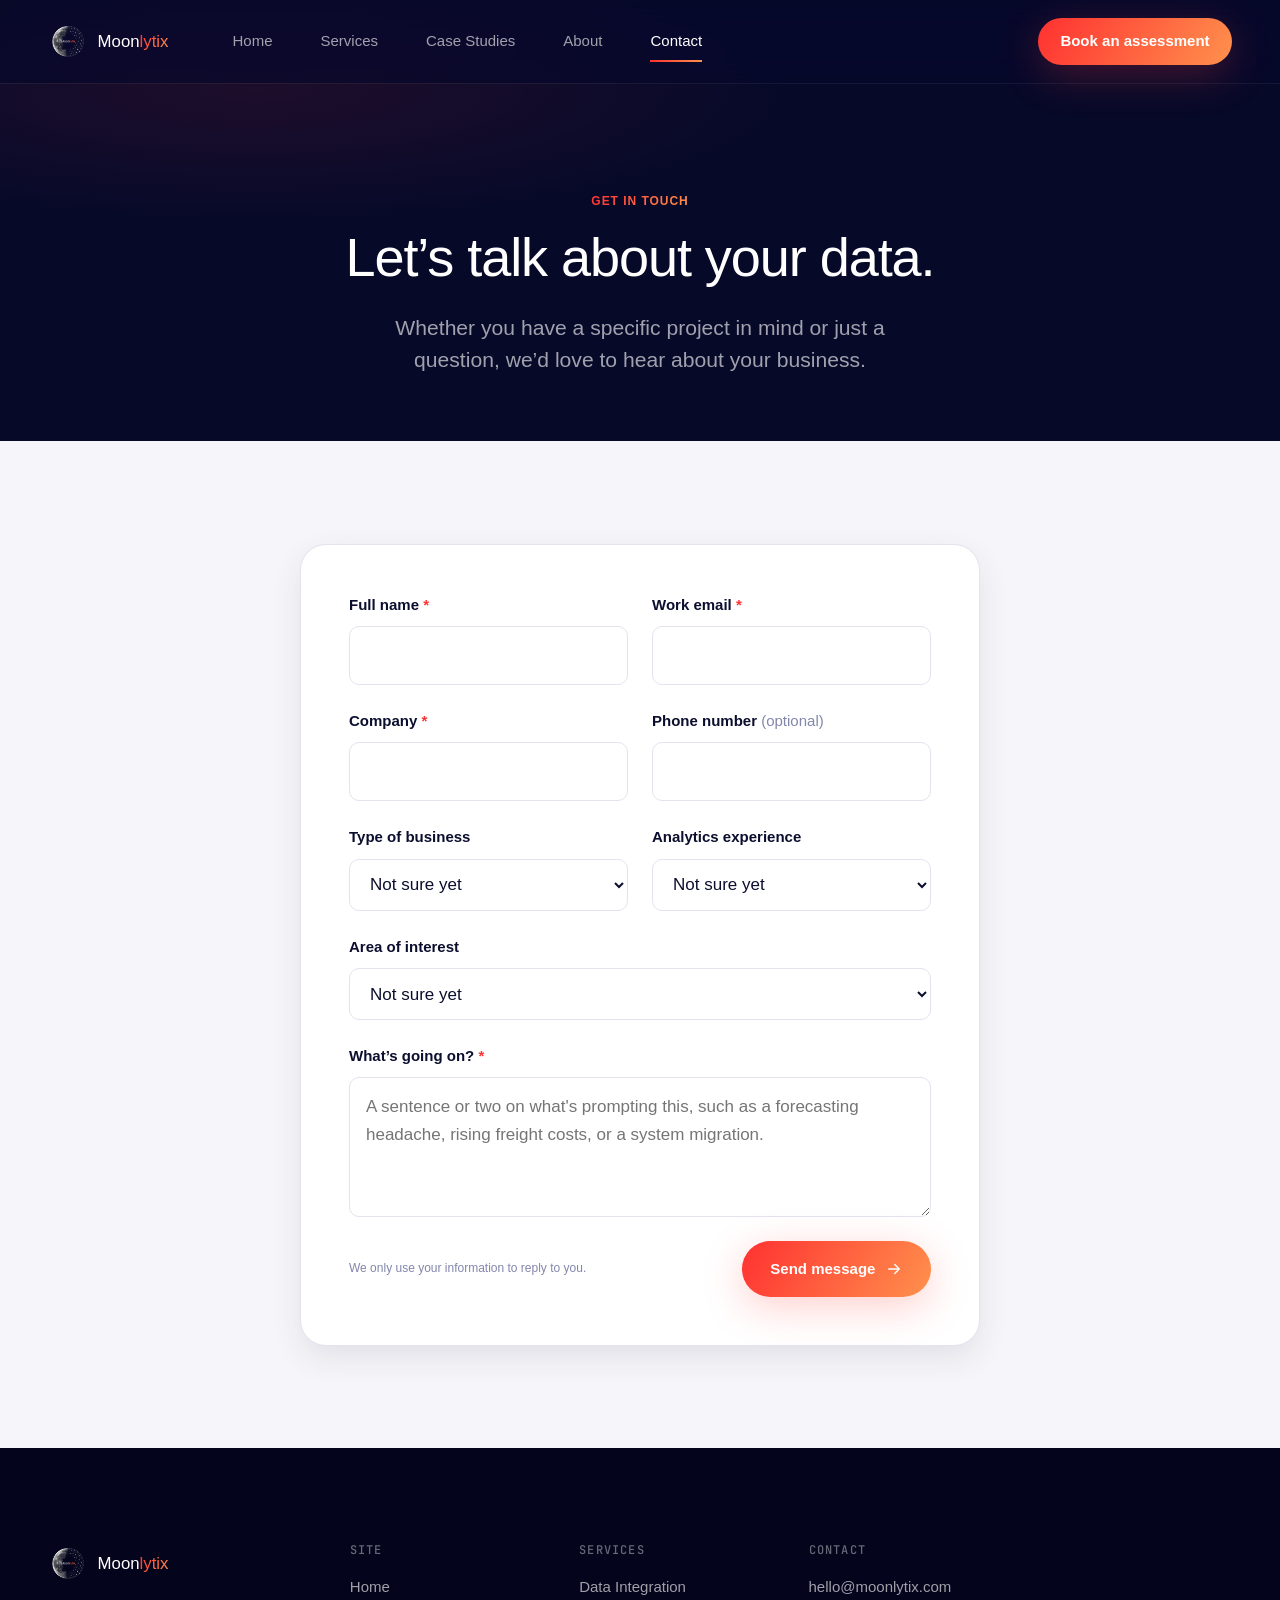
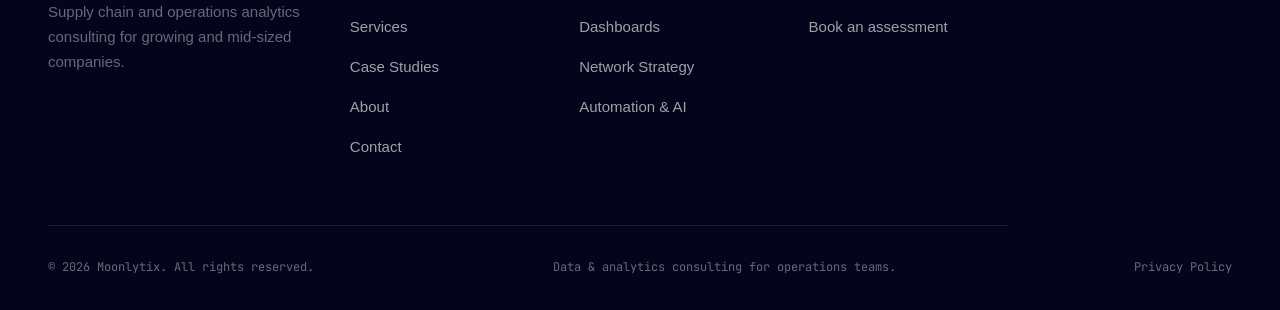
<file: contact.html>
<!doctype html>
<html lang="en">
<head>
<meta charset="UTF-8" />
<meta name="viewport" content="width=device-width, initial-scale=1" />
<title>Contact — Moonlytix</title>
<meta name="description" content="Book an operations data assessment with Moonlytix, or reach out to talk about supply chain visibility, forecasting, inventory, or transportation cost analytics." />

<!-- Open Graph / social share preview -->
<meta property="og:type" content="website" />
<meta property="og:site_name" content="Moonlytix" />
<meta property="og:url" content="https://moonlytix.com/contact.html" />
<meta property="og:title" content="Contact — Moonlytix" />
<meta property="og:description" content="Book an operations data assessment with Moonlytix, or reach out to talk about supply chain visibility, forecasting, inventory, or transportation cost analytics." />
<meta property="og:image" content="https://moonlytix.com/assets/images/social/og-image.png" />
<meta property="og:image:width" content="1200" />
<meta property="og:image:height" content="630" />
<meta name="twitter:card" content="summary_large_image" />
<meta name="twitter:title" content="Contact — Moonlytix" />
<meta name="twitter:description" content="Book an operations data assessment with Moonlytix, or reach out to talk about supply chain visibility, forecasting, inventory, or transportation cost analytics." />
<meta name="twitter:image" content="https://moonlytix.com/assets/images/social/og-image.png" />
<link rel="icon" type="image/png" href="assets/images/logo-mark.png" />
<link rel="preconnect" href="https://fonts.googleapis.com" />
<link rel="preconnect" href="https://fonts.gstatic.com" crossorigin />
<link href="https://fonts.googleapis.com/css2?family=Space+Grotesk:wght@500;600;700&family=Inter:wght@400;500;600;700;800&family=JetBrains+Mono:wght@400;500&family=Poppins:wght@400;500;600&display=swap" rel="stylesheet" />
<link rel="stylesheet" href="assets/css/main.css?v=24" />
<link rel="stylesheet" href="assets/css/contact.css?v=7" />
</head>
<body>
<a class="skip-link" href="#main">Skip to content</a>

<header class="site-header">
  <div class="container">
    <a href="index.html" class="brand">
      <img src="assets/images/logo-mark-transparent.png" alt="Moonlytix" class="brand__mark" />
      <span class="brand__word">Moon<span class="brand__word-accent">lytix</span></span>
    </a>
    <nav class="nav-links" id="nav-links">
      <a href="index.html">Home</a>
      <a href="services.html">Services</a>
      <a href="case-studies.html">Case Studies</a>
      <a href="about.html">About</a>
      <a href="contact.html" aria-current="page">Contact</a>
    </nav>
    <div class="nav-actions">
      <a href="contact.html" class="btn btn-primary">Book an assessment</a>
    </div>
    <button class="nav-toggle" aria-label="Toggle menu" aria-expanded="false" aria-controls="nav-links">
      <svg class="icon-menu" viewBox="0 0 24 24" fill="none" stroke="currentColor" stroke-width="1.6"><path d="M3 6h18M3 12h18M3 18h18" stroke-linecap="round"/></svg>
      <svg class="icon-close" viewBox="0 0 24 24" fill="none" stroke="currentColor" stroke-width="1.6"><path d="M6 6l12 12M18 6L6 18" stroke-linecap="round"/></svg>
    </button>
  </div>
</header>

<main id="main">

  <section class="contact-hero section--dark">
    <div class="container container--narrow">
      <p class="eyebrow" style="justify-content:center">Get in touch</p>
      <h1 data-reveal>Let&rsquo;s talk about your data.</h1>
      <p class="lead text-center" data-reveal>Whether you have a specific project in mind or just a question, we&rsquo;d love to hear about your business.</p>
    </div>
  </section>

  <section class="section">
    <div class="container">
      <div class="contact-layout">

        <div class="contact-form-card" data-reveal>
          <form class="contact-form" id="contact-form" novalidate>
            <input type="hidden" name="access_key" value="925a8ac5-29b5-4b54-96e1-9617ac1d5915" />
            <input type="hidden" name="subject" value="New inquiry from the Moonlytix website" />
            <input type="hidden" name="from_name" value="Moonlytix Website" />
            <input type="checkbox" name="botcheck" class="hidden" style="display: none;" tabindex="-1" autocomplete="off" />

            <div class="form-row">
              <div class="field">
                <label for="name">Full name <span class="required-mark">*</span></label>
                <input type="text" id="name" name="name" required autocomplete="name" />
                <span class="error-msg">Please enter your name.</span>
              </div>
              <div class="field">
                <label for="email">Work email <span class="required-mark">*</span></label>
                <input type="email" id="email" name="email" required autocomplete="email" inputmode="email" />
                <span class="error-msg">Please enter a valid email address.</span>
              </div>
            </div>

            <div class="form-row">
              <div class="field">
                <label for="company">Company <span class="required-mark">*</span></label>
                <input type="text" id="company" name="company" required autocomplete="organization" />
                <span class="error-msg">Please enter your company name.</span>
              </div>
              <div class="field">
                <label for="phone">Phone number <span class="optional-mark">(optional)</span></label>
                <input type="tel" id="phone" name="phone" autocomplete="tel" inputmode="tel" />
              </div>
            </div>

            <div class="form-row">
              <div class="field">
                <label for="industry">Type of business</label>
                <select id="industry" name="industry">
                  <option value="" selected>Not sure yet</option>
                  <option value="manufacturing">Manufacturing</option>
                  <option value="retail">Retail &amp; E-commerce</option>
                  <option value="distribution">Distribution &amp; Logistics</option>
                  <option value="wholesale">Wholesale</option>
                  <option value="food-beverage">Food &amp; Beverage</option>
                  <option value="other">Other</option>
                </select>
              </div>
              <div class="field">
                <label for="analytics-level">Analytics experience</label>
                <select id="analytics-level" name="analytics-level">
                  <option value="" selected>Not sure yet</option>
                  <option value="none">No analytics yet</option>
                  <option value="spreadsheets">Mostly spreadsheets</option>
                  <option value="some-bi">Some BI tools in place</option>
                  <option value="mature">Mature analytics team</option>
                </select>
              </div>
            </div>

            <div class="field">
              <label for="interest">Area of interest</label>
              <select id="interest" name="interest">
                <option value="" selected>Not sure yet</option>
                <option value="data-integration">Data Integration &amp; Warehousing</option>
                <option value="dashboards">Supply Chain Dashboards</option>
                <option value="network">Network &amp; Footprint Strategy</option>
                <option value="automation">Automation &amp; AI Agents</option>
                <option value="forecasting">Demand Forecasting &amp; AI</option>
                <option value="last-mile">Last-Mile &amp; Carrier Intelligence</option>
                <option value="other">Something else</option>
              </select>
            </div>

            <div class="field">
              <label for="message">What&rsquo;s going on? <span class="required-mark">*</span></label>
              <textarea id="message" name="message" required placeholder="A sentence or two on what's prompting this, such as a forecasting headache, rising freight costs, or a system migration."></textarea>
              <span class="error-msg">Tell us a little about what you need.</span>
            </div>

            <div class="form-submit">
              <button type="submit" class="btn btn-primary">
                Send message
                <svg viewBox="0 0 24 24" fill="none" stroke="currentColor" stroke-width="1.8"><path d="M5 12h14M13 6l6 6-6 6" stroke-linecap="round" stroke-linejoin="round"/></svg>
              </button>
              <span class="form-note">We only use your information to reply to you.</span>
            </div>
            <p class="form-error" id="form-error" role="alert">Something went wrong sending your message. Please email us directly at <a href="mailto:hello@moonlytix.com">hello@moonlytix.com</a>.</p>
          </form>

          <div class="form-success" id="form-success" role="status" aria-live="polite">
            <div class="form-success__icon">
              <svg viewBox="0 0 24 24" fill="none" stroke="currentColor" stroke-width="1.8"><path d="M5 13l4 4L19 7" stroke-linecap="round" stroke-linejoin="round"/></svg>
            </div>
            <h3>Message sent.</h3>
            <p>Thanks for reaching out, we&rsquo;ll be in touch within one business day at the email you provided.</p>
          </div>
        </div>

      </div>
    </div>
  </section>

</main>

<footer class="site-footer">
  <div class="container">
    <div class="footer-grid">
      <div class="footer-brand">
        <a href="index.html" class="brand">
          <img src="assets/images/logo-mark-transparent.png" alt="Moonlytix" class="brand__mark" />
          <span class="brand__word">Moon<span class="brand__word-accent">lytix</span></span>
        </a>
        <p>Supply chain and operations analytics consulting for growing and mid-sized companies.</p>
      </div>
      <div class="footer-col">
        <h4>Site</h4>
        <ul>
          <li><a href="index.html">Home</a></li>
          <li><a href="services.html">Services</a></li>
          <li><a href="case-studies.html">Case Studies</a></li>
          <li><a href="about.html">About</a></li>
          <li><a href="contact.html">Contact</a></li>
        </ul>
      </div>
      <div class="footer-col">
        <h4>Services</h4>
        <ul>
          <li><a href="services.html#data-integration">Data Integration</a></li>
          <li><a href="services.html#visualization">Dashboards</a></li>
          <li><a href="services.html#network-optimization">Network Strategy</a></li>
          <li><a href="services.html#rpa">Automation &amp; AI</a></li>
        </ul>
      </div>
      <div class="footer-col">
        <h4>Contact</h4>
        <ul>
          <li><a href="mailto:hello@moonlytix.com">hello@moonlytix.com</a></li>
          <li><a href="contact.html">Book an assessment</a></li>
        </ul>
      </div>
    </div>
    <div class="footer-bottom">
      <span>&copy; <span id="year">2026</span> Moonlytix. All rights reserved.</span>
      <span>Data &amp; analytics consulting for operations teams.</span>
      <span><a href="privacy.html">Privacy Policy</a></span>
    </div>
  </div>
</footer>

<script src="assets/js/main.js?v=2"></script>
<script src="assets/js/form.js?v=3"></script>
</body>
</html>
</file>
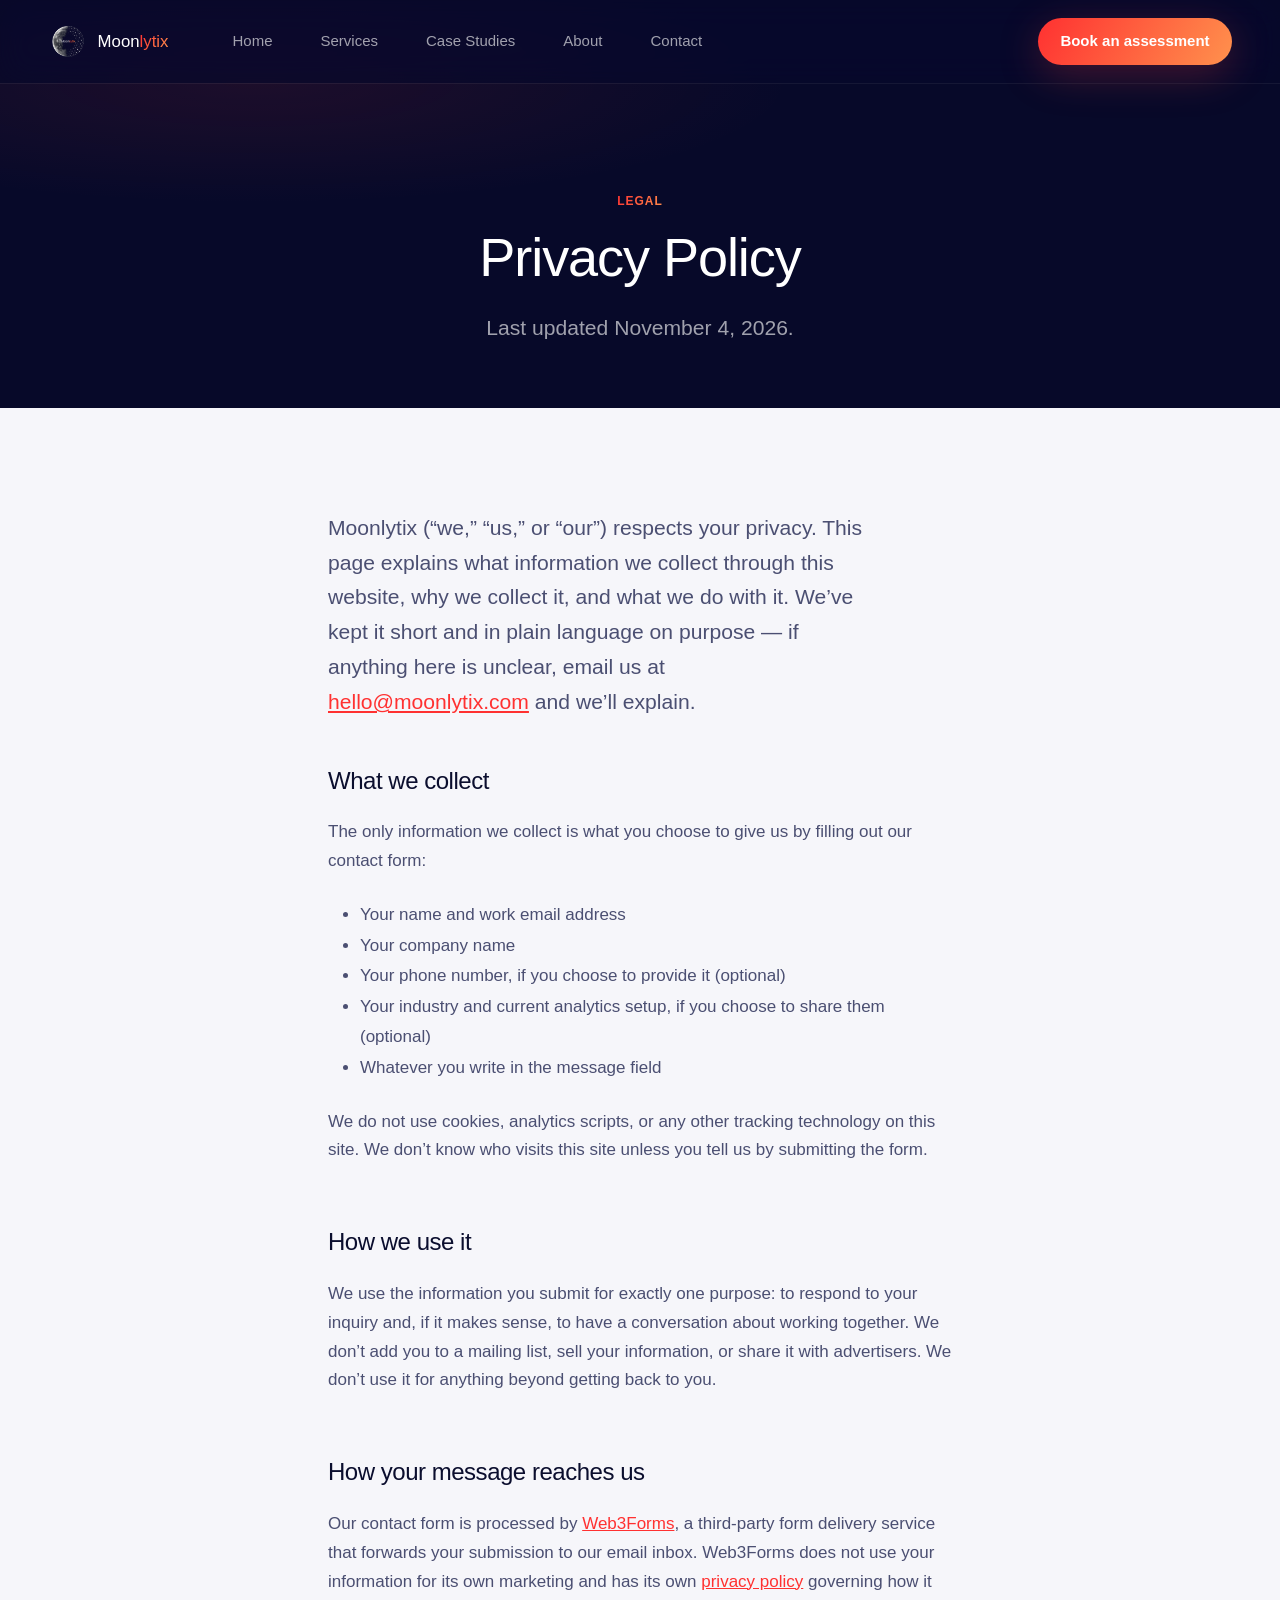
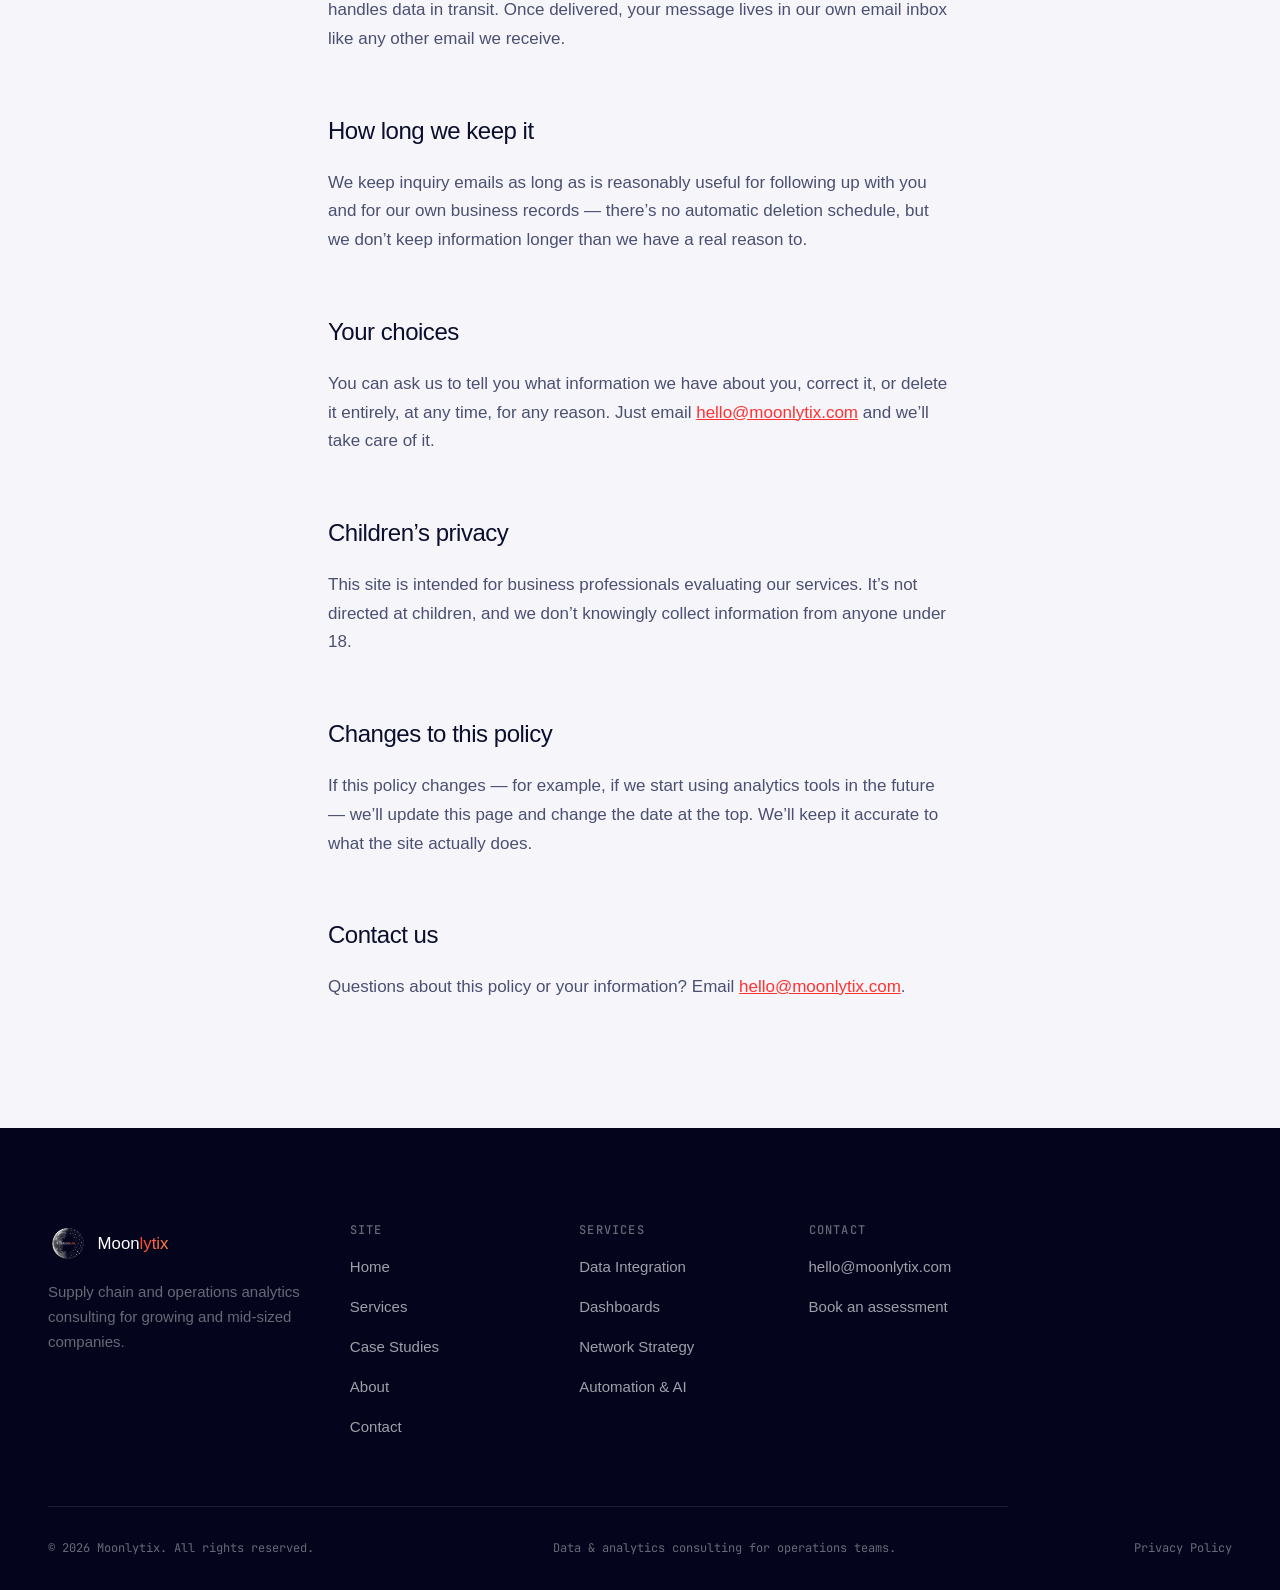
<file: privacy.html>
<!doctype html>
<html lang="en">
<head>
<meta charset="UTF-8" />
<meta name="viewport" content="width=device-width, initial-scale=1" />
<title>Privacy Policy — Moonlytix</title>
<meta name="description" content="How Moonlytix collects, uses, and protects the information you share with us through our website and contact form." />
<meta name="robots" content="noindex" />

<!-- Open Graph / social share preview -->
<meta property="og:type" content="website" />
<meta property="og:site_name" content="Moonlytix" />
<meta property="og:url" content="https://moonlytix.com/privacy.html" />
<meta property="og:title" content="Privacy Policy — Moonlytix" />
<meta property="og:description" content="How Moonlytix collects, uses, and protects the information you share with us through our website and contact form." />
<meta property="og:image" content="https://moonlytix.com/assets/images/social/og-image.png" />
<meta property="og:image:width" content="1200" />
<meta property="og:image:height" content="630" />
<meta name="twitter:card" content="summary_large_image" />
<meta name="twitter:title" content="Privacy Policy — Moonlytix" />
<meta name="twitter:description" content="How Moonlytix collects, uses, and protects the information you share with us through our website and contact form." />
<meta name="twitter:image" content="https://moonlytix.com/assets/images/social/og-image.png" />
<link rel="icon" type="image/png" href="assets/images/logo-mark.png" />
<link rel="preconnect" href="https://fonts.googleapis.com" />
<link rel="preconnect" href="https://fonts.gstatic.com" crossorigin />
<link href="https://fonts.googleapis.com/css2?family=Space+Grotesk:wght@500;600;700&family=Inter:wght@400;500;600;700;800&family=JetBrains+Mono:wght@400;500&family=Poppins:wght@400;500;600&display=swap" rel="stylesheet" />
<link rel="stylesheet" href="assets/css/main.css?v=24" />
<link rel="stylesheet" href="assets/css/legal.css?v=4" />
</head>
<body>
<a class="skip-link" href="#main">Skip to content</a>

<header class="site-header">
  <div class="container">
    <a href="index.html" class="brand">
      <img src="assets/images/logo-mark-transparent.png" alt="Moonlytix" class="brand__mark" />
      <span class="brand__word">Moon<span class="brand__word-accent">lytix</span></span>
    </a>
    <nav class="nav-links" id="nav-links">
      <a href="index.html">Home</a>
      <a href="services.html">Services</a>
      <a href="case-studies.html">Case Studies</a>
      <a href="about.html">About</a>
      <a href="contact.html">Contact</a>
    </nav>
    <div class="nav-actions">
      <a href="contact.html" class="btn btn-primary">Book an assessment</a>
    </div>
    <button class="nav-toggle" aria-label="Toggle menu" aria-expanded="false" aria-controls="nav-links">
      <svg class="icon-menu" viewBox="0 0 24 24" fill="none" stroke="currentColor" stroke-width="1.6"><path d="M3 6h18M3 12h18M3 18h18" stroke-linecap="round"/></svg>
      <svg class="icon-close" viewBox="0 0 24 24" fill="none" stroke="currentColor" stroke-width="1.6"><path d="M6 6l12 12M18 6L6 18" stroke-linecap="round"/></svg>
    </button>
  </div>
</header>

<main id="main">

  <section class="legal-hero section--dark">
    <div class="container container--narrow">
      <p class="eyebrow" style="justify-content:center">Legal</p>
      <h1 data-reveal>Privacy Policy</h1>
      <p class="lead text-center" data-reveal>Last updated November 4, 2026.</p>
    </div>
  </section>

  <section class="section">
    <div class="container container--narrow legal-content">

      <p class="lead">Moonlytix (&ldquo;we,&rdquo; &ldquo;us,&rdquo; or &ldquo;our&rdquo;) respects your privacy. This page explains what information we collect through this website, why we collect it, and what we do with it. We&rsquo;ve kept it short and in plain language on purpose &mdash; if anything here is unclear, email us at <a href="mailto:hello@moonlytix.com">hello@moonlytix.com</a> and we&rsquo;ll explain.</p>

      <h2>What we collect</h2>
      <p>The only information we collect is what you choose to give us by filling out our contact form:</p>
      <ul class="legal-list">
        <li>Your name and work email address</li>
        <li>Your company name</li>
        <li>Your phone number, if you choose to provide it (optional)</li>
        <li>Your industry and current analytics setup, if you choose to share them (optional)</li>
        <li>Whatever you write in the message field</li>
      </ul>
      <p>We do not use cookies, analytics scripts, or any other tracking technology on this site. We don&rsquo;t know who visits this site unless you tell us by submitting the form.</p>

      <h2>How we use it</h2>
      <p>We use the information you submit for exactly one purpose: to respond to your inquiry and, if it makes sense, to have a conversation about working together. We don&rsquo;t add you to a mailing list, sell your information, or share it with advertisers. We don&rsquo;t use it for anything beyond getting back to you.</p>

      <h2>How your message reaches us</h2>
      <p>Our contact form is processed by <a href="https://web3forms.com" target="_blank" rel="noopener noreferrer">Web3Forms</a>, a third-party form delivery service that forwards your submission to our email inbox. Web3Forms does not use your information for its own marketing and has its own <a href="https://web3forms.com/privacy" target="_blank" rel="noopener noreferrer">privacy policy</a> governing how it handles data in transit. Once delivered, your message lives in our own email inbox like any other email we receive.</p>

      <h2>How long we keep it</h2>
      <p>We keep inquiry emails as long as is reasonably useful for following up with you and for our own business records &mdash; there&rsquo;s no automatic deletion schedule, but we don&rsquo;t keep information longer than we have a real reason to.</p>

      <h2>Your choices</h2>
      <p>You can ask us to tell you what information we have about you, correct it, or delete it entirely, at any time, for any reason. Just email <a href="mailto:hello@moonlytix.com">hello@moonlytix.com</a> and we&rsquo;ll take care of it.</p>

      <h2>Children&rsquo;s privacy</h2>
      <p>This site is intended for business professionals evaluating our services. It&rsquo;s not directed at children, and we don&rsquo;t knowingly collect information from anyone under 18.</p>

      <h2>Changes to this policy</h2>
      <p>If this policy changes &mdash; for example, if we start using analytics tools in the future &mdash; we&rsquo;ll update this page and change the date at the top. We&rsquo;ll keep it accurate to what the site actually does.</p>

      <h2>Contact us</h2>
      <p>Questions about this policy or your information? Email <a href="mailto:hello@moonlytix.com">hello@moonlytix.com</a>.</p>

    </div>
  </section>

</main>

<footer class="site-footer">
  <div class="container">
    <div class="footer-grid">
      <div class="footer-brand">
        <a href="index.html" class="brand">
          <img src="assets/images/logo-mark-transparent.png" alt="Moonlytix" class="brand__mark" />
          <span class="brand__word">Moon<span class="brand__word-accent">lytix</span></span>
        </a>
        <p>Supply chain and operations analytics consulting for growing and mid-sized companies.</p>
      </div>
      <div class="footer-col">
        <h4>Site</h4>
        <ul>
          <li><a href="index.html">Home</a></li>
          <li><a href="services.html">Services</a></li>
          <li><a href="case-studies.html">Case Studies</a></li>
          <li><a href="about.html">About</a></li>
          <li><a href="contact.html">Contact</a></li>
        </ul>
      </div>
      <div class="footer-col">
        <h4>Services</h4>
        <ul>
          <li><a href="services.html#data-integration">Data Integration</a></li>
          <li><a href="services.html#visualization">Dashboards</a></li>
          <li><a href="services.html#network-optimization">Network Strategy</a></li>
          <li><a href="services.html#rpa">Automation &amp; AI</a></li>
        </ul>
      </div>
      <div class="footer-col">
        <h4>Contact</h4>
        <ul>
          <li><a href="mailto:hello@moonlytix.com">hello@moonlytix.com</a></li>
          <li><a href="contact.html">Book an assessment</a></li>
        </ul>
      </div>
    </div>
    <div class="footer-bottom">
      <span>&copy; <span id="year">2026</span> Moonlytix. All rights reserved.</span>
      <span>Data &amp; analytics consulting for operations teams.</span>
      <span><a href="privacy.html">Privacy Policy</a></span>
    </div>
  </div>
</footer>

<script src="assets/js/main.js?v=2"></script>
</body>
</html>
</file>
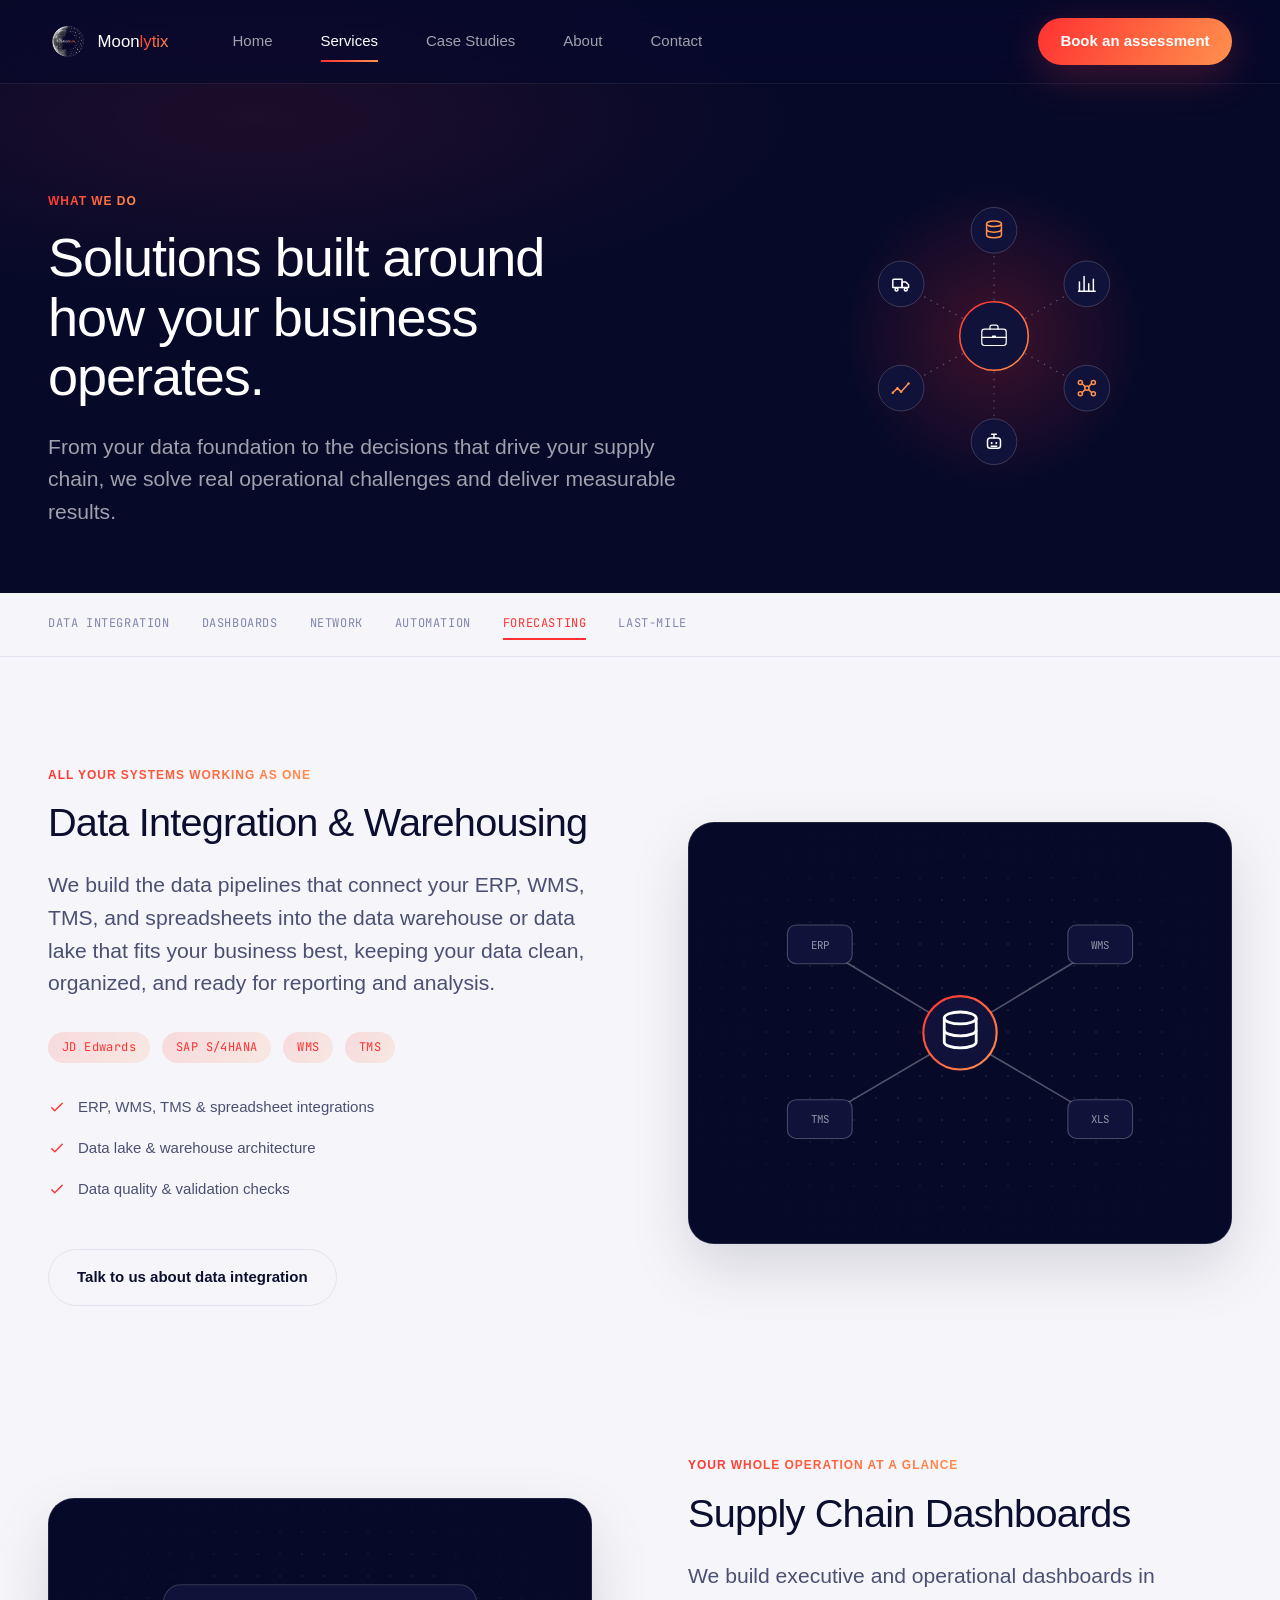
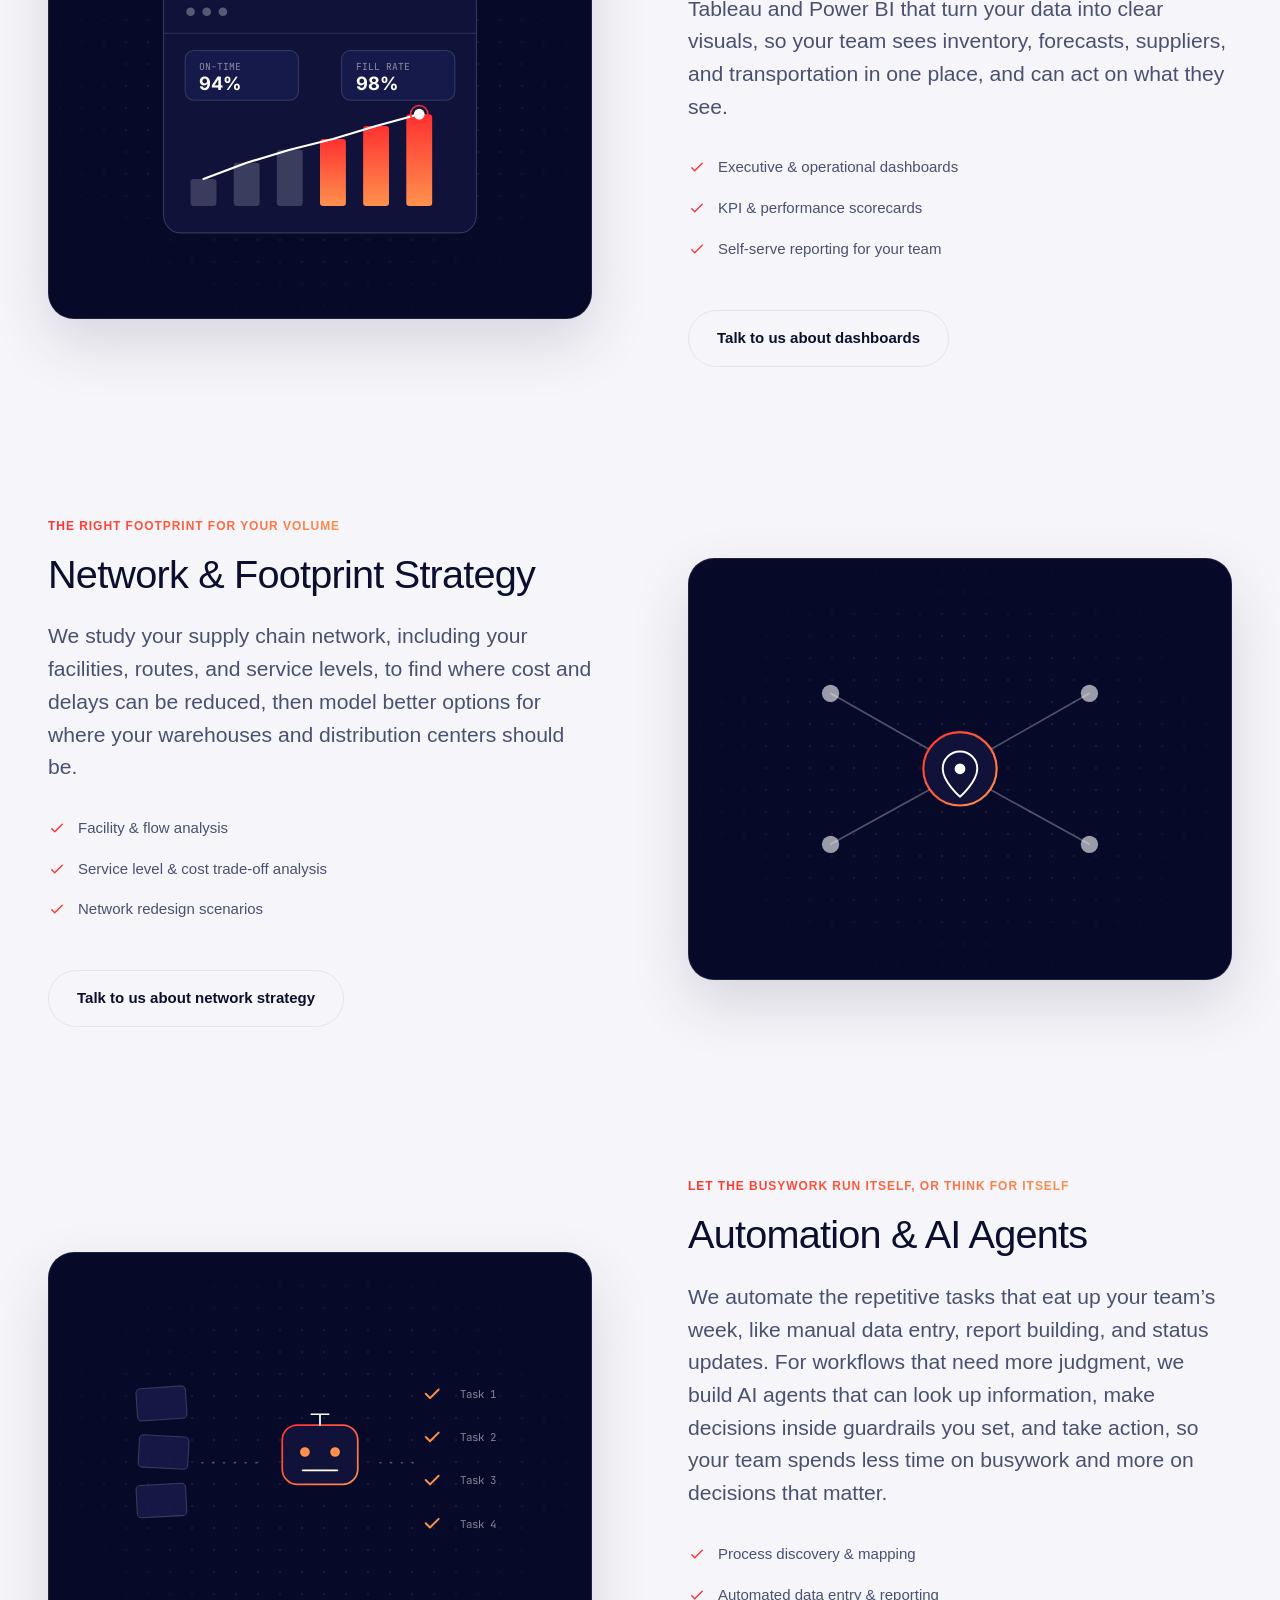
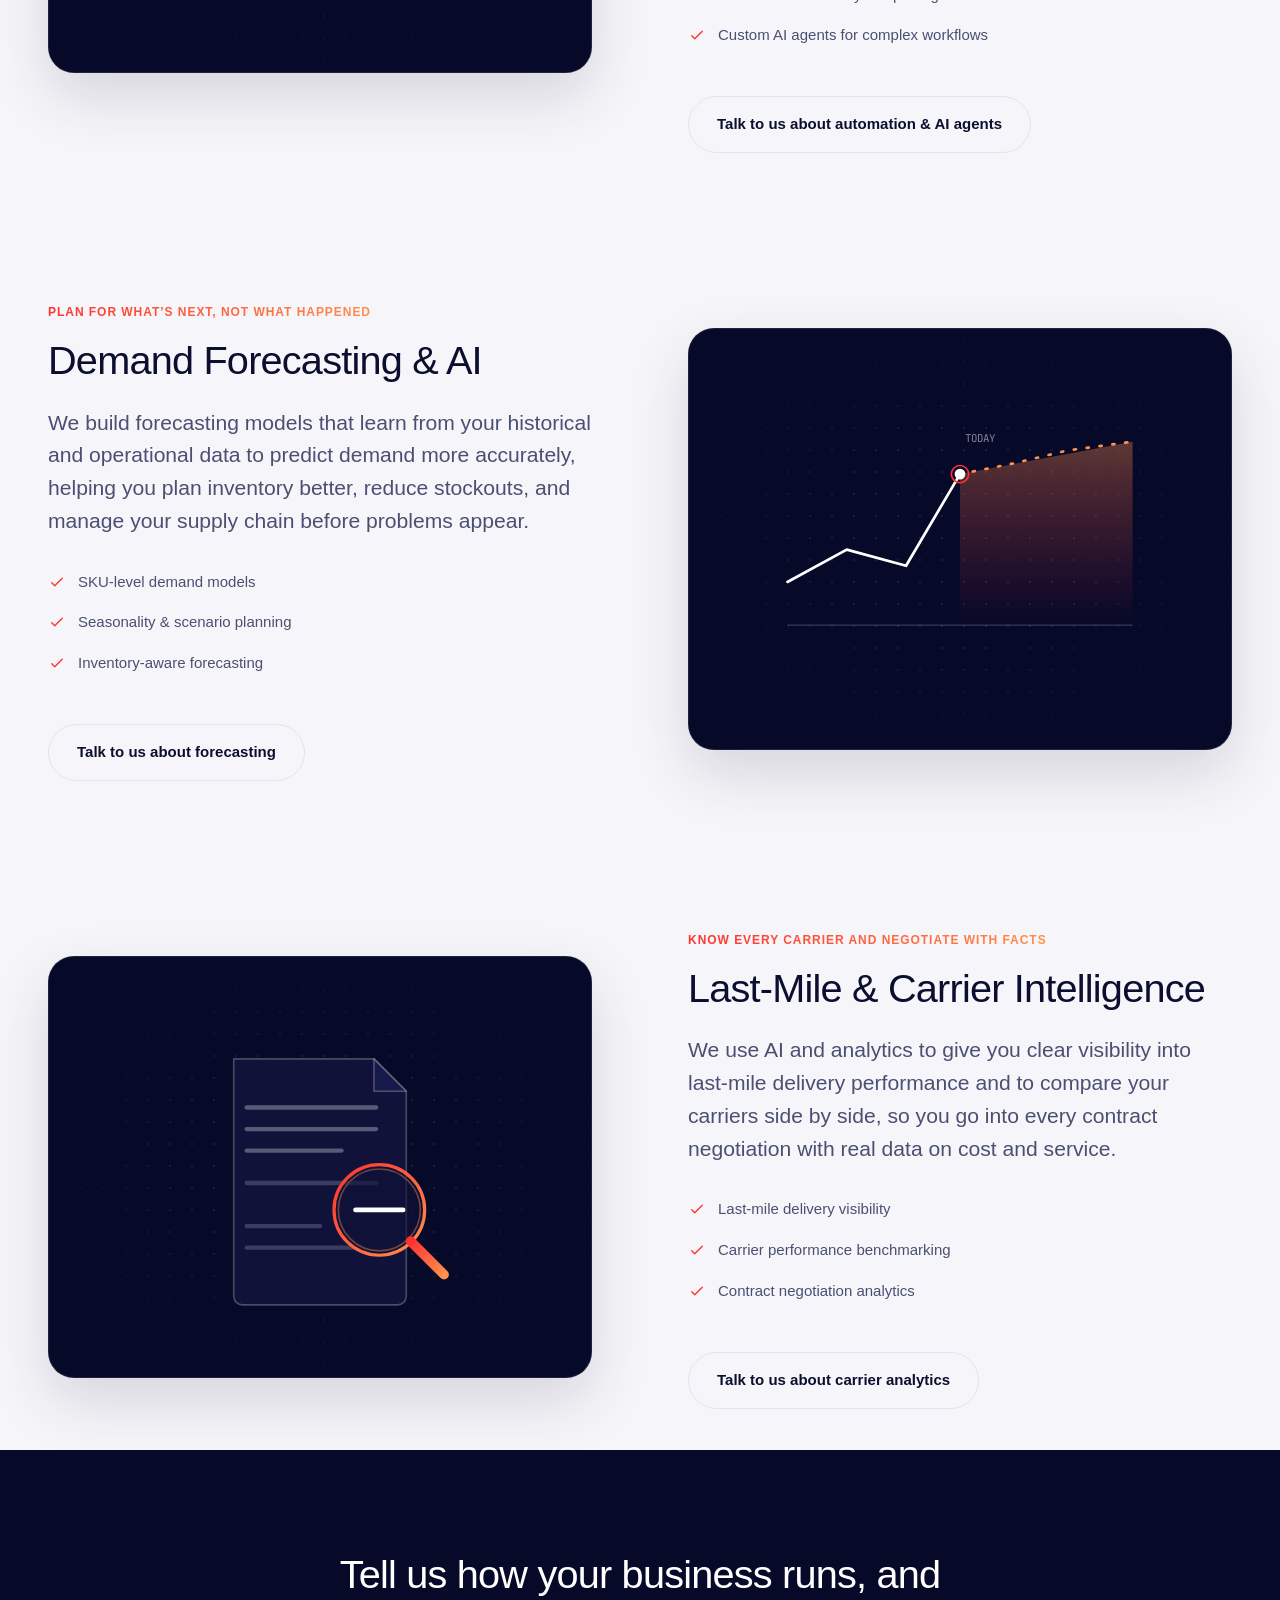
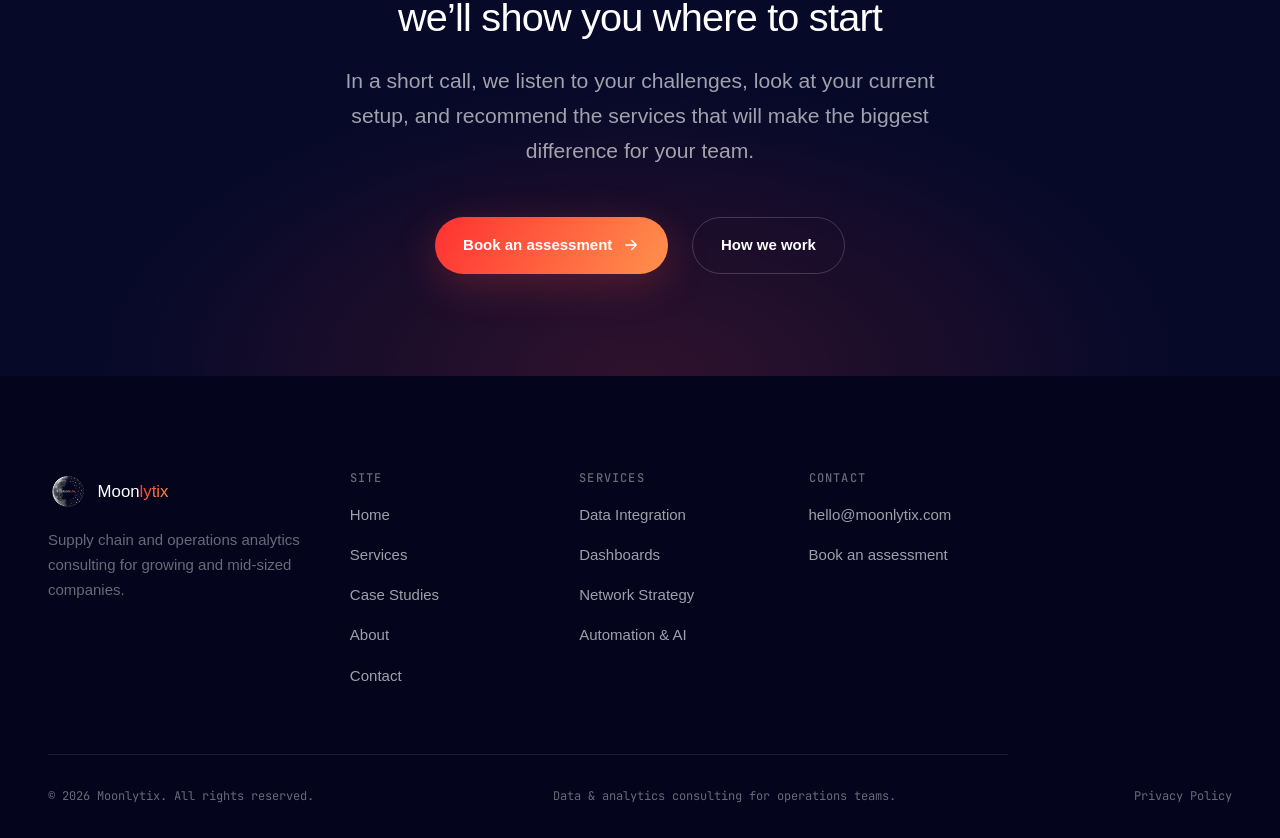
<file: services.html>
<!doctype html>
<html lang="en">
<head>
<meta charset="UTF-8" />
<meta name="viewport" content="width=device-width, initial-scale=1" />
<title>Services — Moonlytix Supply Chain & Operations Analytics</title>
<meta name="description" content="Data integration & warehousing (including JD Edwards and SAP S/4HANA), last-mile & carrier analytics, supply chain dashboards, network strategy, automation & AI agents, and demand forecasting for growing companies." />

<!-- Open Graph / social share preview -->
<meta property="og:type" content="website" />
<meta property="og:site_name" content="Moonlytix" />
<meta property="og:url" content="https://moonlytix.com/services.html" />
<meta property="og:title" content="Services — Moonlytix Supply Chain & Operations Analytics" />
<meta property="og:description" content="Data integration & warehousing (including JD Edwards and SAP S/4HANA), last-mile & carrier analytics, supply chain dashboards, network strategy, automation & AI agents, and demand forecasting for growing companies." />
<meta property="og:image" content="https://moonlytix.com/assets/images/social/og-image.png" />
<meta property="og:image:width" content="1200" />
<meta property="og:image:height" content="630" />
<meta name="twitter:card" content="summary_large_image" />
<meta name="twitter:title" content="Services — Moonlytix Supply Chain & Operations Analytics" />
<meta name="twitter:description" content="Data integration & warehousing (including JD Edwards and SAP S/4HANA), last-mile & carrier analytics, supply chain dashboards, network strategy, automation & AI agents, and demand forecasting for growing companies." />
<meta name="twitter:image" content="https://moonlytix.com/assets/images/social/og-image.png" />
<link rel="icon" type="image/png" href="assets/images/logo-mark.png" />
<link rel="preconnect" href="https://fonts.googleapis.com" />
<link rel="preconnect" href="https://fonts.gstatic.com" crossorigin />
<link href="https://fonts.googleapis.com/css2?family=Space+Grotesk:wght@500;600;700&family=Inter:wght@400;500;600;700;800&family=JetBrains+Mono:wght@400;500&family=Poppins:wght@400;500;600&display=swap" rel="stylesheet" />
<link rel="stylesheet" href="assets/css/main.css?v=24" />
<link rel="stylesheet" href="assets/css/services.css?v=15" />
</head>
<body>
<a class="skip-link" href="#main">Skip to content</a>

<header class="site-header">
  <div class="container">
    <a href="index.html" class="brand">
      <img src="assets/images/logo-mark-transparent.png" alt="Moonlytix" class="brand__mark" />
      <span class="brand__word">Moon<span class="brand__word-accent">lytix</span></span>
    </a>
    <nav class="nav-links" id="nav-links">
      <a href="index.html">Home</a>
      <a href="services.html" aria-current="page">Services</a>
      <a href="case-studies.html">Case Studies</a>
      <a href="about.html">About</a>
      <a href="contact.html">Contact</a>
    </nav>
    <div class="nav-actions">
      <a href="contact.html" class="btn btn-primary">Book an assessment</a>
    </div>
    <button class="nav-toggle" aria-label="Toggle menu" aria-expanded="false" aria-controls="nav-links">
      <svg class="icon-menu" viewBox="0 0 24 24" fill="none" stroke="currentColor" stroke-width="1.6"><path d="M3 6h18M3 12h18M3 18h18" stroke-linecap="round"/></svg>
      <svg class="icon-close" viewBox="0 0 24 24" fill="none" stroke="currentColor" stroke-width="1.6"><path d="M6 6l12 12M18 6L6 18" stroke-linecap="round"/></svg>
    </button>
  </div>
</header>

<main id="main">

  <section class="services-hero section--dark">
    <div class="container services-hero__grid">
      <div class="services-hero__content">
        <p class="eyebrow">What we do</p>
        <h1 data-reveal>Solutions built around how your business operates.</h1>
        <p class="lead" data-reveal>From your data foundation to the decisions that drive your supply chain, we solve real operational challenges and deliver measurable results.</p>
      </div>
      <div class="services-hero__visual" aria-hidden="true">
        <svg viewBox="0 0 420 420" fill="none">
          <circle cx="210" cy="210" r="210" fill="url(#svcHubGlow)"/>
          <circle cx="210" cy="210" r="150" stroke="rgba(255,145,77,0.14)" stroke-width="1" stroke-dasharray="1 7"/>

          <path d="M210 210L210 62" stroke="rgba(255,255,255,0.3)" stroke-width="1.5" stroke-dasharray="2 8" class="flow-line"/>
          <path d="M210 210L340 137" stroke="rgba(255,255,255,0.3)" stroke-width="1.5" stroke-dasharray="2 8" class="flow-line"/>
          <path d="M210 210L340 283" stroke="rgba(255,255,255,0.3)" stroke-width="1.5" stroke-dasharray="2 8" class="flow-line"/>
          <path d="M210 210L210 358" stroke="rgba(255,255,255,0.3)" stroke-width="1.5" stroke-dasharray="2 8" class="flow-line"/>
          <path d="M210 210L80 283" stroke="rgba(255,255,255,0.3)" stroke-width="1.5" stroke-dasharray="2 8" class="flow-line"/>
          <path d="M210 210L80 137" stroke="rgba(255,255,255,0.3)" stroke-width="1.5" stroke-dasharray="2 8" class="flow-line"/>

          <circle class="pulse-ring" cx="210" cy="210" r="42" stroke="#ff914d" stroke-width="1.4"/>
          <circle class="pulse-ring pulse-ring--delay" cx="210" cy="210" r="42" stroke="#ff3131" stroke-width="1"/>
          <circle cx="210" cy="210" r="48" fill="#10123a" stroke="url(#svcHubStroke)" stroke-width="2.2"/>
          <g transform="translate(210,210) scale(1.9) translate(-12,-12)" fill="none" stroke="#fff" stroke-width="0.9" stroke-linecap="round" stroke-linejoin="round">
            <rect x="3" y="7" width="18" height="12" rx="2"/>
            <path d="M9 7V5.5A1.5 1.5 0 0 1 10.5 4h3A1.5 1.5 0 0 1 15 5.5V7"/>
            <path d="M3 13h18"/>
            <rect x="10.5" y="11.6" width="3" height="1.8" rx="0.4" fill="#fff" stroke="none"/>
          </g>

          <circle cx="210" cy="62" r="32" fill="#10123a" stroke="rgba(255,255,255,0.25)"/>
          <g transform="translate(210,62) scale(1.3) translate(-12,-12)" fill="none" stroke="#ff914d" stroke-width="1.6">
            <ellipse cx="12" cy="5" rx="8" ry="3"/>
            <path d="M4 5v6c0 1.66 3.58 3 8 3s8-1.34 8-3V5" stroke-linejoin="round"/>
            <path d="M4 11v6c0 1.66 3.58 3 8 3s8-1.34 8-3v-6" stroke-linejoin="round"/>
          </g>

          <circle cx="340" cy="137" r="32" fill="#10123a" stroke="rgba(255,255,255,0.25)"/>
          <g transform="translate(340,137) scale(1.3) translate(-12,-12)" fill="none" stroke="#fff" stroke-width="1.6">
            <path d="M4 20V10M9 20V4M14 20v-8M19 20V7" stroke-linecap="round"/>
            <path d="M3 20h18" stroke-linecap="round"/>
          </g>

          <circle cx="340" cy="283" r="32" fill="#10123a" stroke="rgba(255,255,255,0.25)"/>
          <g transform="translate(340,283) scale(1.3) translate(-12,-12)" fill="none" stroke="#ff914d" stroke-width="1.6">
            <circle cx="5" cy="6" r="2.2"/><circle cx="19" cy="6" r="2.2"/><circle cx="12" cy="12" r="2.2"/><circle cx="5" cy="18" r="2.2"/><circle cx="19" cy="18" r="2.2"/>
            <path d="M7 7.2L10.2 10.6M17 7.2L13.8 10.6M7 16.8L10.2 13.4M17 16.8L13.8 13.4" stroke-linecap="round"/>
          </g>

          <circle cx="210" cy="358" r="32" fill="#10123a" stroke="rgba(255,255,255,0.25)"/>
          <g transform="translate(210,358) scale(1.3) translate(-12,-12)" fill="none" stroke="#fff" stroke-width="1.6">
            <rect x="5" y="8" width="14" height="11" rx="3"/>
            <path d="M12 8V4M9.5 4h5" stroke-linecap="round"/>
            <circle cx="9.5" cy="13.5" r="1.1" fill="#fff" stroke="none"/>
            <circle cx="14.5" cy="13.5" r="1.1" fill="#fff" stroke="none"/>
            <path d="M9 17h6" stroke-linecap="round"/>
          </g>

          <circle cx="80" cy="283" r="32" fill="#10123a" stroke="rgba(255,255,255,0.25)"/>
          <g transform="translate(80,283) scale(1.3) translate(-12,-12)" fill="none" stroke="#ff914d" stroke-width="1.6">
            <path d="M3 17l5-5 4 4 8-9" stroke-linecap="round" stroke-linejoin="round"/>
            <circle cx="3" cy="17" r="1.3" fill="#ff914d" stroke="none"/><circle cx="8" cy="12" r="1.3" fill="#ff914d" stroke="none"/><circle cx="12" cy="16" r="1.3" fill="#ff914d" stroke="none"/><circle cx="20" cy="7" r="1.3" fill="#ff914d" stroke="none"/>
          </g>

          <circle cx="80" cy="137" r="32" fill="#10123a" stroke="rgba(255,255,255,0.25)"/>
          <g transform="translate(80,137) scale(1.3) translate(-12,-12)" fill="none" stroke="#fff" stroke-width="1.6">
            <path d="M3 16V8a1 1 0 0 1 1-1h9v9H4a1 1 0 0 1-1-1Z" stroke-linejoin="round"/>
            <path d="M13 10h4l3 3v3h-7v-6Z" stroke-linejoin="round"/>
            <circle cx="7" cy="18" r="1.6"/><circle cx="17" cy="18" r="1.6"/>
          </g>

          <defs>
            <radialGradient id="svcHubGlow" cx="0.5" cy="0.5" r="0.5">
              <stop offset="0" stop-color="#ff3131" stop-opacity="0.22"/>
              <stop offset="1" stop-color="#ff3131" stop-opacity="0"/>
            </radialGradient>
            <linearGradient id="svcHubStroke" x1="0" y1="0" x2="1" y2="1">
              <stop offset="0" stop-color="#ff3131"/>
              <stop offset="1" stop-color="#ff914d"/>
            </linearGradient>
          </defs>
        </svg>
      </div>
    </div>
  </section>

  <nav class="services-nav" aria-label="Jump to service">
    <div class="container">
      <a href="#data-integration">Data Integration</a>
      <a href="#visualization">Dashboards</a>
      <a href="#network-optimization">Network</a>
      <a href="#rpa">Automation</a>
      <a href="#ml-forecasting">Forecasting</a>
      <a href="#last-mile">Last-Mile</a>
    </div>
  </nav>

  <!-- 1. DATA INTEGRATION -->
  <section class="section service-detail" id="data-integration">
    <div class="container service-detail__inner">
      <div class="service-detail__content" data-reveal>
        <div class="service-detail__icon" aria-hidden="true">
          <svg viewBox="0 0 24 24" fill="none" stroke="currentColor" stroke-width="1.6"><ellipse cx="12" cy="5" rx="8" ry="3"/><path d="M4 5v6c0 1.66 3.58 3 8 3s8-1.34 8-3V5" stroke-linejoin="round"/><path d="M4 11v6c0 1.66 3.58 3 8 3s8-1.34 8-3v-6" stroke-linejoin="round"/></svg>
        </div>
        <p class="eyebrow">All your systems working as one</p>
        <h2>Data Integration &amp; Warehousing</h2>
        <p class="lead">We build the data pipelines that connect your ERP, WMS, TMS, and spreadsheets into the data warehouse or data lake that fits your business best, keeping your data clean, organized, and ready for reporting and analysis.</p>
        <div class="platform-tags">
          <span class="platform-tag">JD Edwards</span>
          <span class="platform-tag">SAP S/4HANA</span>
          <span class="platform-tag">WMS</span>
          <span class="platform-tag">TMS</span>
        </div>
        <ul class="includes-list">
          <li><svg viewBox="0 0 24 24" fill="none" stroke="currentColor" stroke-width="1.8"><path d="M5 13l4 4L19 7" stroke-linecap="round" stroke-linejoin="round"/></svg>ERP, WMS, TMS &amp; spreadsheet integrations</li>
          <li><svg viewBox="0 0 24 24" fill="none" stroke="currentColor" stroke-width="1.8"><path d="M5 13l4 4L19 7" stroke-linecap="round" stroke-linejoin="round"/></svg>Data lake &amp; warehouse architecture</li>
          <li><svg viewBox="0 0 24 24" fill="none" stroke="currentColor" stroke-width="1.8"><path d="M5 13l4 4L19 7" stroke-linecap="round" stroke-linejoin="round"/></svg>Data quality &amp; validation checks</li>
        </ul>
        <a href="contact.html?interest=data-integration" class="btn btn-secondary">Talk to us about data integration</a>
      </div>
      <div class="service-detail__visual" data-reveal>
        <div class="visual-frame">
          <svg viewBox="0 0 400 300" fill="none">
            <line x1="70" y1="70" x2="196" y2="146" stroke="rgba(255,255,255,0.3)" stroke-width="1.5"/>
            <line x1="330" y1="70" x2="204" y2="146" stroke="rgba(255,255,255,0.3)" stroke-width="1.5"/>
            <line x1="70" y1="230" x2="196" y2="156" stroke="rgba(255,255,255,0.3)" stroke-width="1.5"/>
            <line x1="330" y1="230" x2="204" y2="156" stroke="rgba(255,255,255,0.3)" stroke-width="1.5"/>
            <g>
              <rect x="40" y="50" width="60" height="36" rx="8" fill="#10123a" stroke="rgba(255,255,255,0.25)"/>
              <text x="70" y="72" text-anchor="middle" font-family="JetBrains Mono, monospace" font-size="10" fill="rgba(255,255,255,0.55)">ERP</text>
              <rect x="300" y="50" width="60" height="36" rx="8" fill="#10123a" stroke="rgba(255,255,255,0.25)"/>
              <text x="330" y="72" text-anchor="middle" font-family="JetBrains Mono, monospace" font-size="10" fill="rgba(255,255,255,0.55)">WMS</text>
              <rect x="40" y="212" width="60" height="36" rx="8" fill="#10123a" stroke="rgba(255,255,255,0.25)"/>
              <text x="70" y="234" text-anchor="middle" font-family="JetBrains Mono, monospace" font-size="10" fill="rgba(255,255,255,0.55)">TMS</text>
              <rect x="300" y="212" width="60" height="36" rx="8" fill="#10123a" stroke="rgba(255,255,255,0.25)"/>
              <text x="330" y="234" text-anchor="middle" font-family="JetBrains Mono, monospace" font-size="10" fill="rgba(255,255,255,0.55)">XLS</text>
            </g>
            <circle class="pulse-ring" cx="200" cy="150" r="30" stroke="#ff914d" stroke-width="1.5"/>
            <circle cx="200" cy="150" r="34" fill="#10123a" stroke="url(#emberGrad1)" stroke-width="2"/>
            <g transform="translate(178,127) scale(1.85)" stroke="#fff" stroke-width="1.4" fill="none" stroke-linejoin="round">
              <ellipse cx="12" cy="5" rx="8" ry="3"/>
              <path d="M4 5v6c0 1.66 3.58 3 8 3s8-1.34 8-3V5"/>
              <path d="M4 11v6c0 1.66 3.58 3 8 3s8-1.34 8-3v-6"/>
            </g>
            <defs>
              <linearGradient id="emberGrad1" x1="0" y1="0" x2="1" y2="1">
                <stop offset="0" stop-color="#ff3131"/>
                <stop offset="1" stop-color="#ff914d"/>
              </linearGradient>
            </defs>
          </svg>
        </div>
      </div>
    </div>
  </section>

  <!-- 2. DASHBOARDS -->
  <section class="section service-detail service-detail--reverse" id="visualization">
    <div class="container service-detail__inner">
      <div class="service-detail__content" data-reveal>
        <div class="service-detail__icon" aria-hidden="true">
          <svg viewBox="0 0 24 24" fill="none" stroke="currentColor" stroke-width="1.6"><path d="M4 20V10M9 20V4M14 20v-8M19 20V7" stroke-linecap="round"/><path d="M3 20h18" stroke-linecap="round"/></svg>
        </div>
        <p class="eyebrow">Your whole operation at a glance</p>
        <h2>Supply Chain Dashboards</h2>
        <p class="lead">We build executive and operational dashboards in Tableau and Power BI that turn your data into clear visuals, so your team sees inventory, forecasts, suppliers, and transportation in one place, and can act on what they see.</p>
        <ul class="includes-list">
          <li><svg viewBox="0 0 24 24" fill="none" stroke="currentColor" stroke-width="1.8"><path d="M5 13l4 4L19 7" stroke-linecap="round" stroke-linejoin="round"/></svg>Executive &amp; operational dashboards</li>
          <li><svg viewBox="0 0 24 24" fill="none" stroke="currentColor" stroke-width="1.8"><path d="M5 13l4 4L19 7" stroke-linecap="round" stroke-linejoin="round"/></svg>KPI &amp; performance scorecards</li>
          <li><svg viewBox="0 0 24 24" fill="none" stroke="currentColor" stroke-width="1.8"><path d="M5 13l4 4L19 7" stroke-linecap="round" stroke-linejoin="round"/></svg>Self-serve reporting for your team</li>
        </ul>
        <a href="contact.html?interest=dashboards" class="btn btn-secondary">Talk to us about dashboards</a>
      </div>
      <div class="service-detail__visual" data-reveal>
        <div class="visual-frame">
          <svg viewBox="0 0 400 300" fill="none">
            <rect x="55" y="35" width="290" height="230" rx="16" fill="#10123a" stroke="rgba(255,255,255,0.18)"/>
            <circle cx="80" cy="60" r="4" fill="rgba(255,255,255,0.3)"/>
            <circle cx="95" cy="60" r="4" fill="rgba(255,255,255,0.3)"/>
            <circle cx="110" cy="60" r="4" fill="rgba(255,255,255,0.3)"/>
            <line x1="55" y1="80" x2="345" y2="80" stroke="rgba(255,255,255,0.12)"/>
            <rect x="75" y="96" width="105" height="46" rx="8" fill="#161a4a" stroke="rgba(255,255,255,0.15)"/>
            <text x="88" y="114" font-family="JetBrains Mono, monospace" font-size="9" fill="rgba(255,255,255,0.5)">ON-TIME</text>
            <text x="88" y="133" font-family="Inter, sans-serif" font-size="17" fill="#fff" font-weight="700">94%</text>
            <rect x="220" y="96" width="105" height="46" rx="8" fill="#161a4a" stroke="rgba(255,255,255,0.15)"/>
            <text x="233" y="114" font-family="JetBrains Mono, monospace" font-size="9" fill="rgba(255,255,255,0.5)">FILL RATE</text>
            <text x="233" y="133" font-family="Inter, sans-serif" font-size="17" fill="#fff" font-weight="700">98%</text>
            <g>
              <rect x="80" y="215" width="24" height="25" rx="3" fill="rgba(255,255,255,0.18)"/>
              <rect x="120" y="200" width="24" height="40" rx="3" fill="rgba(255,255,255,0.18)"/>
              <rect x="160" y="188" width="24" height="52" rx="3" fill="rgba(255,255,255,0.18)"/>
              <rect x="200" y="178" width="24" height="62" rx="3" fill="url(#vizGrad)"/>
              <rect x="240" y="166" width="24" height="74" rx="3" fill="url(#vizGrad)"/>
              <rect x="280" y="155" width="24" height="85" rx="3" fill="url(#vizGrad)"/>
            </g>
            <polyline points="92,215 132,200 172,188 212,178 252,166 292,155" fill="none" stroke="#fff" stroke-width="2" stroke-linecap="round" stroke-linejoin="round"/>
            <circle cx="292" cy="155" r="5" fill="#fff"/>
            <circle class="pulse-ring" cx="292" cy="155" r="8" stroke="#ff3131" stroke-width="1.4"/>
            <defs>
              <linearGradient id="vizGrad" x1="0" y1="0" x2="0" y2="1">
                <stop offset="0" stop-color="#ff3131"/>
                <stop offset="1" stop-color="#ff914d"/>
              </linearGradient>
            </defs>
          </svg>
        </div>
      </div>
    </div>
  </section>

  <!-- 3. NETWORK & FOOTPRINT STRATEGY -->
  <section class="section service-detail" id="network-optimization">
    <div class="container service-detail__inner">
      <div class="service-detail__content" data-reveal>
        <div class="service-detail__icon" aria-hidden="true">
          <svg viewBox="0 0 24 24" fill="none" stroke="currentColor" stroke-width="1.6"><circle cx="5" cy="6" r="2.2"/><circle cx="19" cy="6" r="2.2"/><circle cx="12" cy="12" r="2.2"/><circle cx="5" cy="18" r="2.2"/><circle cx="19" cy="18" r="2.2"/><path d="M7 7.2L10.2 10.6M17 7.2L13.8 10.6M7 16.8L10.2 13.4M17 16.8L13.8 13.4" stroke-linecap="round"/></svg>
        </div>
        <p class="eyebrow">The right footprint for your volume</p>
        <h2>Network &amp; Footprint Strategy</h2>
        <p class="lead">We study your supply chain network, including your facilities, routes, and service levels, to find where cost and delays can be reduced, then model better options for where your warehouses and distribution centers should be.</p>
        <ul class="includes-list">
          <li><svg viewBox="0 0 24 24" fill="none" stroke="currentColor" stroke-width="1.8"><path d="M5 13l4 4L19 7" stroke-linecap="round" stroke-linejoin="round"/></svg>Facility &amp; flow analysis</li>
          <li><svg viewBox="0 0 24 24" fill="none" stroke="currentColor" stroke-width="1.8"><path d="M5 13l4 4L19 7" stroke-linecap="round" stroke-linejoin="round"/></svg>Service level &amp; cost trade-off analysis</li>
          <li><svg viewBox="0 0 24 24" fill="none" stroke="currentColor" stroke-width="1.8"><path d="M5 13l4 4L19 7" stroke-linecap="round" stroke-linejoin="round"/></svg>Network redesign scenarios</li>
        </ul>
        <a href="contact.html?interest=network" class="btn btn-secondary">Talk to us about network strategy</a>
      </div>
      <div class="service-detail__visual" data-reveal>
        <div class="visual-frame">
          <svg viewBox="0 0 400 300" fill="none">
            <line x1="80" y1="80" x2="196" y2="146" stroke="rgba(255,255,255,0.3)" stroke-width="1.5"/>
            <line x1="320" y1="80" x2="204" y2="146" stroke="rgba(255,255,255,0.3)" stroke-width="1.5"/>
            <line x1="80" y1="220" x2="196" y2="156" stroke="rgba(255,255,255,0.3)" stroke-width="1.5"/>
            <line x1="320" y1="220" x2="204" y2="156" stroke="rgba(255,255,255,0.3)" stroke-width="1.5"/>
            <circle cx="80" cy="80" r="8" fill="rgba(255,255,255,0.6)"/>
            <circle cx="320" cy="80" r="8" fill="rgba(255,255,255,0.6)"/>
            <circle cx="80" cy="220" r="8" fill="rgba(255,255,255,0.6)"/>
            <circle cx="320" cy="220" r="8" fill="rgba(255,255,255,0.6)"/>
            <circle class="pulse-ring" cx="200" cy="150" r="30" stroke="#ff914d" stroke-width="1.5"/>
            <circle cx="200" cy="150" r="34" fill="#10123a" stroke="url(#dcGrad)" stroke-width="2"/>
            <path d="M200 134c9 0 16 7 16 16 0 12-16 26-16 26s-16-14-16-26c0-9 7-16 16-16Z" fill="none" stroke="#fff" stroke-width="1.8" stroke-linejoin="round"/>
            <circle cx="200" cy="150" r="5" fill="#fff"/>
            <defs>
              <linearGradient id="dcGrad" x1="0" y1="0" x2="1" y2="1">
                <stop offset="0" stop-color="#ff3131"/>
                <stop offset="1" stop-color="#ff914d"/>
              </linearGradient>
            </defs>
          </svg>
        </div>
      </div>
    </div>
  </section>

  <!-- 4. AUTOMATION & AI AGENTS -->
  <section class="section service-detail service-detail--reverse" id="rpa">
    <div class="container service-detail__inner">
      <div class="service-detail__content" data-reveal>
        <div class="service-detail__icon" aria-hidden="true">
          <svg viewBox="0 0 24 24" fill="none" stroke="currentColor" stroke-width="1.6"><rect x="5" y="8" width="14" height="11" rx="3"/><path d="M12 8V4M9.5 4h5" stroke-linecap="round"/><circle cx="9.5" cy="13.5" r="1.1" fill="currentColor" stroke="none"/><circle cx="14.5" cy="13.5" r="1.1" fill="currentColor" stroke="none"/><path d="M9 17h6" stroke-linecap="round"/></svg>
        </div>
        <p class="eyebrow">Let the busywork run itself, or think for itself</p>
        <h2>Automation &amp; AI Agents</h2>
        <p class="lead">We automate the repetitive tasks that eat up your team&rsquo;s week, like manual data entry, report building, and status updates. For workflows that need more judgment, we build AI agents that can look up information, make decisions inside guardrails you set, and take action, so your team spends less time on busywork and more on decisions that matter.</p>
        <ul class="includes-list">
          <li><svg viewBox="0 0 24 24" fill="none" stroke="currentColor" stroke-width="1.8"><path d="M5 13l4 4L19 7" stroke-linecap="round" stroke-linejoin="round"/></svg>Process discovery &amp; mapping</li>
          <li><svg viewBox="0 0 24 24" fill="none" stroke="currentColor" stroke-width="1.8"><path d="M5 13l4 4L19 7" stroke-linecap="round" stroke-linejoin="round"/></svg>Automated data entry &amp; reporting</li>
          <li><svg viewBox="0 0 24 24" fill="none" stroke="currentColor" stroke-width="1.8"><path d="M5 13l4 4L19 7" stroke-linecap="round" stroke-linejoin="round"/></svg>Custom AI agents for complex workflows</li>
        </ul>
        <a href="contact.html?interest=automation" class="btn btn-secondary">Talk to us about automation &amp; AI agents</a>
      </div>
      <div class="service-detail__visual" data-reveal>
        <div class="visual-frame">
          <svg viewBox="0 0 400 300" fill="none">
            <g opacity="0.7">
              <rect x="30" y="80" width="46" height="30" rx="4" fill="#1c1f52" stroke="rgba(255,255,255,0.25)" transform="rotate(-4 53 95)"/>
              <rect x="32" y="125" width="46" height="30" rx="4" fill="#1c1f52" stroke="rgba(255,255,255,0.25)" transform="rotate(3 55 140)"/>
              <rect x="30" y="170" width="46" height="30" rx="4" fill="#1c1f52" stroke="rgba(255,255,255,0.25)" transform="rotate(-3 53 185)"/>
            </g>
            <path d="M90 150h55" stroke="rgba(255,255,255,0.3)" stroke-width="1.5" stroke-dasharray="2 8" class="flow-line"/>
            <g transform="translate(150,105)">
              <rect x="15" y="10" width="70" height="55" rx="14" fill="#10123a" stroke="url(#emberGrad4)" stroke-width="1.6"/>
              <path d="M50 10V0M42 0h16" stroke="#fff" stroke-width="1.6" stroke-linecap="round"/>
              <circle cx="36" cy="35" r="4.5" fill="#ff914d"/>
              <circle cx="64" cy="35" r="4.5" fill="#ff914d"/>
              <path d="M34 52h32" stroke="#fff" stroke-width="1.8" stroke-linecap="round"/>
            </g>
            <path d="M255 150h35" stroke="rgba(255,255,255,0.3)" stroke-width="1.5" stroke-dasharray="2 8" class="flow-line"/>
            <g font-family="JetBrains Mono, monospace" font-size="10" fill="rgba(255,255,255,0.5)">
              <text x="330" y="90">Task 1</text>
              <text x="330" y="130">Task 2</text>
              <text x="330" y="170">Task 3</text>
              <text x="330" y="210">Task 4</text>
            </g>
            <g stroke="#ff914d" stroke-width="1.8" fill="none" stroke-linecap="round" stroke-linejoin="round">
              <path d="M298 86l4 4 8-8"/>
              <path d="M298 126l4 4 8-8"/>
              <path d="M298 166l4 4 8-8"/>
              <path d="M298 206l4 4 8-8"/>
            </g>
            <defs>
              <linearGradient id="emberGrad4" x1="0" y1="0" x2="1" y2="1">
                <stop offset="0" stop-color="#ff3131"/>
                <stop offset="1" stop-color="#ff914d"/>
              </linearGradient>
            </defs>
          </svg>
        </div>
      </div>
    </div>
  </section>

  <!-- 5. DEMAND FORECASTING & AI -->
  <section class="section service-detail" id="ml-forecasting">
    <div class="container service-detail__inner">
      <div class="service-detail__content" data-reveal>
        <div class="service-detail__icon" aria-hidden="true">
          <svg viewBox="0 0 24 24" fill="none" stroke="currentColor" stroke-width="1.6"><path d="M3 17l5-5 4 4 8-9" stroke-linecap="round" stroke-linejoin="round"/><circle cx="3" cy="17" r="1.3" fill="currentColor" stroke="none"/><circle cx="8" cy="12" r="1.3" fill="currentColor" stroke="none"/><circle cx="12" cy="16" r="1.3" fill="currentColor" stroke="none"/><circle cx="20" cy="7" r="1.3" fill="currentColor" stroke="none"/></svg>
        </div>
        <p class="eyebrow">Plan for what&rsquo;s next, not what happened</p>
        <h2>Demand Forecasting &amp; AI</h2>
        <p class="lead">We build forecasting models that learn from your historical and operational data to predict demand more accurately, helping you plan inventory better, reduce stockouts, and manage your supply chain before problems appear.</p>
        <ul class="includes-list">
          <li><svg viewBox="0 0 24 24" fill="none" stroke="currentColor" stroke-width="1.8"><path d="M5 13l4 4L19 7" stroke-linecap="round" stroke-linejoin="round"/></svg>SKU-level demand models</li>
          <li><svg viewBox="0 0 24 24" fill="none" stroke="currentColor" stroke-width="1.8"><path d="M5 13l4 4L19 7" stroke-linecap="round" stroke-linejoin="round"/></svg>Seasonality &amp; scenario planning</li>
          <li><svg viewBox="0 0 24 24" fill="none" stroke="currentColor" stroke-width="1.8"><path d="M5 13l4 4L19 7" stroke-linecap="round" stroke-linejoin="round"/></svg>Inventory-aware forecasting</li>
        </ul>
        <a href="contact.html?interest=forecasting" class="btn btn-secondary">Talk to us about forecasting</a>
      </div>
      <div class="service-detail__visual" data-reveal>
        <div class="visual-frame">
          <svg viewBox="0 0 400 300" fill="none">
            <line x1="40" y1="230" x2="360" y2="230" stroke="rgba(255,255,255,0.2)" stroke-width="1"/>
            <path d="M200 90 L360 60 L360 230 L200 230 Z" fill="url(#bandGrad)" opacity="0.35"/>
            <polyline points="40,190 95,160 150,175 200,90" fill="none" stroke="#fff" stroke-width="2.5" stroke-linecap="round" stroke-linejoin="round"/>
            <polyline points="200,90 250,80 300,68 360,60" fill="none" stroke="#ff914d" stroke-width="2.5" stroke-linecap="round" stroke-linejoin="round" stroke-dasharray="2 10" class="flow-line"/>
            <circle cx="200" cy="90" r="5" fill="#fff"/>
            <circle class="pulse-ring" cx="200" cy="90" r="8" stroke="#ff3131" stroke-width="1.5"/>
            <text x="205" y="60" font-family="JetBrains Mono, monospace" font-size="10" fill="rgba(255,255,255,0.5)">TODAY</text>
            <defs>
              <linearGradient id="bandGrad" x1="0" y1="0" x2="0" y2="1">
                <stop offset="0" stop-color="#ff914d"/>
                <stop offset="1" stop-color="#ff3131" stop-opacity="0"/>
              </linearGradient>
            </defs>
          </svg>
        </div>
      </div>
    </div>
  </section>

  <!-- 6. LAST-MILE -->
  <section class="section service-detail service-detail--reverse" id="last-mile">
    <div class="container service-detail__inner">
      <div class="service-detail__content" data-reveal>
        <div class="service-detail__icon" aria-hidden="true">
          <svg viewBox="0 0 24 24" fill="none" stroke="currentColor" stroke-width="1.6"><path d="M3 16V8a1 1 0 0 1 1-1h9v9H4a1 1 0 0 1-1-1Z" stroke-linejoin="round"/><path d="M13 10h4l3 3v3h-7v-6Z" stroke-linejoin="round"/><circle cx="7" cy="18" r="1.6"/><circle cx="17" cy="18" r="1.6"/></svg>
        </div>
        <p class="eyebrow">Know every carrier and negotiate with facts</p>
        <h2>Last-Mile &amp; Carrier Intelligence</h2>
        <p class="lead">We use AI and analytics to give you clear visibility into last-mile delivery performance and to compare your carriers side by side, so you go into every contract negotiation with real data on cost and service.</p>
        <ul class="includes-list">
          <li><svg viewBox="0 0 24 24" fill="none" stroke="currentColor" stroke-width="1.8"><path d="M5 13l4 4L19 7" stroke-linecap="round" stroke-linejoin="round"/></svg>Last-mile delivery visibility</li>
          <li><svg viewBox="0 0 24 24" fill="none" stroke="currentColor" stroke-width="1.8"><path d="M5 13l4 4L19 7" stroke-linecap="round" stroke-linejoin="round"/></svg>Carrier performance benchmarking</li>
          <li><svg viewBox="0 0 24 24" fill="none" stroke="currentColor" stroke-width="1.8"><path d="M5 13l4 4L19 7" stroke-linecap="round" stroke-linejoin="round"/></svg>Contract negotiation analytics</li>
        </ul>
        <a href="contact.html?interest=last-mile" class="btn btn-secondary">Talk to us about carrier analytics</a>
      </div>
      <div class="service-detail__visual" data-reveal>
        <div class="visual-frame">
          <svg viewBox="0 0 400 300" fill="none">
            <path d="M120 50H250L280 80V270a8 8 0 0 1-8 8H128a8 8 0 0 1-8-8V50Z" fill="#10123a" stroke="rgba(255,255,255,0.25)" stroke-width="1.5"/>
            <path d="M250 50L280 80H250Z" fill="#161a4a" stroke="rgba(255,255,255,0.25)" stroke-width="1.5" stroke-linejoin="round"/>
            <line x1="132" y1="95" x2="252" y2="95" stroke="rgba(255,255,255,0.3)" stroke-width="4" stroke-linecap="round"/>
            <line x1="132" y1="115" x2="252" y2="115" stroke="rgba(255,255,255,0.3)" stroke-width="4" stroke-linecap="round"/>
            <line x1="132" y1="135" x2="220" y2="135" stroke="rgba(255,255,255,0.3)" stroke-width="4" stroke-linecap="round"/>
            <line x1="132" y1="165" x2="252" y2="165" stroke="rgba(255,255,255,0.18)" stroke-width="4" stroke-linecap="round"/>
            <line x1="132" y1="205" x2="200" y2="205" stroke="rgba(255,255,255,0.18)" stroke-width="4" stroke-linecap="round"/>
            <line x1="132" y1="225" x2="230" y2="225" stroke="rgba(255,255,255,0.18)" stroke-width="4" stroke-linecap="round"/>
            <circle class="pulse-ring" cx="255" cy="190" r="38" stroke="#ff914d" stroke-width="1.5"/>
            <circle cx="255" cy="190" r="42" fill="rgba(16,18,58,0.6)" stroke="url(#contractGrad)" stroke-width="3"/>
            <line x1="284" y1="219" x2="315" y2="250" stroke="url(#contractGrad)" stroke-width="9" stroke-linecap="round"/>
            <line x1="233" y1="190" x2="277" y2="190" stroke="#fff" stroke-width="4.5" stroke-linecap="round"/>
            <defs>
              <linearGradient id="contractGrad" x1="0" y1="0" x2="1" y2="1">
                <stop offset="0" stop-color="#ff3131"/>
                <stop offset="1" stop-color="#ff914d"/>
              </linearGradient>
            </defs>
          </svg>
        </div>
      </div>
    </div>
  </section>

  <!-- CTA -->
  <section class="section cta-band">
    <div class="container text-center">
      <h2>Tell us how your business runs, and we&rsquo;ll show you where to start</h2>
      <p>In a short call, we listen to your challenges, look at your current setup, and recommend the services that will make the biggest difference for your team.</p>
      <div class="btn-group">
        <a href="contact.html" class="btn btn-primary">
          Book an assessment
          <svg viewBox="0 0 24 24" fill="none" stroke="currentColor" stroke-width="1.8"><path d="M5 12h14M13 6l6 6-6 6" stroke-linecap="round" stroke-linejoin="round"/></svg>
        </a>
        <a href="about.html" class="btn btn-secondary">How we work</a>
      </div>
    </div>
  </section>

</main>

<footer class="site-footer">
  <div class="container">
    <div class="footer-grid">
      <div class="footer-brand">
        <a href="index.html" class="brand">
          <img src="assets/images/logo-mark-transparent.png" alt="Moonlytix" class="brand__mark" />
          <span class="brand__word">Moon<span class="brand__word-accent">lytix</span></span>
        </a>
        <p>Supply chain and operations analytics consulting for growing and mid-sized companies.</p>
      </div>
      <div class="footer-col">
        <h4>Site</h4>
        <ul>
          <li><a href="index.html">Home</a></li>
          <li><a href="services.html">Services</a></li>
          <li><a href="case-studies.html">Case Studies</a></li>
          <li><a href="about.html">About</a></li>
          <li><a href="contact.html">Contact</a></li>
        </ul>
      </div>
      <div class="footer-col">
        <h4>Services</h4>
        <ul>
          <li><a href="services.html#data-integration">Data Integration</a></li>
          <li><a href="services.html#visualization">Dashboards</a></li>
          <li><a href="services.html#network-optimization">Network Strategy</a></li>
          <li><a href="services.html#rpa">Automation &amp; AI</a></li>
        </ul>
      </div>
      <div class="footer-col">
        <h4>Contact</h4>
        <ul>
          <li><a href="mailto:hello@moonlytix.com">hello@moonlytix.com</a></li>
          <li><a href="contact.html">Book an assessment</a></li>
        </ul>
      </div>
    </div>
    <div class="footer-bottom">
      <span>&copy; <span id="year">2026</span> Moonlytix. All rights reserved.</span>
      <span>Data &amp; analytics consulting for operations teams.</span>
      <span><a href="privacy.html">Privacy Policy</a></span>
    </div>
  </div>
</footer>

<script src="assets/js/main.js?v=2"></script>
<script src="assets/js/services.js?v=4"></script>
</body>
</html>
</file>
<file: assets/css/main.css>
/* ==========================================================================
   MOONLYTIX — Shared Foundation
   Tokens, reset, base typography, and reusable components.
   Design language: "the terminator line" — the boundary between raw,
   unstructured operational data (cratered, granular, dark) and the
   structured clarity Moonlytix builds from it (connected mesh, ember light).
   ========================================================================== */

/* ---------- Fonts ---------- */

/* ---------- Tokens ---------- */
:root {
  /* Color — brand */
  --void: #070929;
  --void-deep: #04051c;
  --void-raised: #10123a;
  --void-raised-2: #161a4a;
  --paper: #f6f6fa;
  --paper-raised: #ffffff;
  --ink: #0b0e2e;
  --ink-soft: #4b4f72;
  --mist: #8286ac;
  --line-light: #e3e3ef;
  --line-dark: rgba(255, 255, 255, 0.1);
  --line-dark-strong: rgba(255, 255, 255, 0.18);
  --white: #ffffff;
  --ember-red: #ff3131;
  --ember-orange: #ff914d;
  --ember-gradient: linear-gradient(120deg, #ff3131 0%, #ff914d 100%);
  --ember-gradient-soft: linear-gradient(120deg, rgba(255, 49, 49, 0.14) 0%, rgba(255, 145, 77, 0.14) 100%);
  --text-on-dark: rgba(255, 255, 255, 0.92);
  --text-on-dark-soft: rgba(255, 255, 255, 0.62);
  --text-on-dark-mist: rgba(255, 255, 255, 0.4);

  /* Type */
  --font-display: 'Segoe UI', Roboto, 'Helvetica Neue', Arial, 'Space Grotesk', 'Inter', sans-serif;
  --font-body: 'Segoe UI', Roboto, 'Helvetica Neue', Arial, 'Inter', sans-serif;
  --font-mono: 'JetBrains Mono', 'SFMono-Regular', Consolas, monospace;
  --font-brand: 'Segoe UI', Roboto, 'Helvetica Neue', Arial, 'Poppins', 'Inter', sans-serif;

  --fs-hero: clamp(2.5rem, 2.2vw + 1.25rem, 4rem);
  --fs-h1: clamp(2.25rem, 2.6vw + 1.3rem, 3.5rem);
  --fs-h2: clamp(1.75rem, 1.6vw + 1.2rem, 2.5rem);
  --fs-h3: clamp(1.3rem, 0.6vw + 1.05rem, 1.5rem);
  --fs-lead: clamp(1.125rem, 0.4vw + 1rem, 1.375rem);
  --fs-body: 1.0625rem;
  --fs-small: 0.9375rem;
  --fs-micro: 0.75rem;

  /* Spacing (8px rhythm, generous for a premium marketing site) */
  --sp-1: 0.5rem;
  --sp-2: 0.75rem;
  --sp-3: 1rem;
  --sp-4: 1.5rem;
  --sp-5: 2rem;
  --sp-6: 3rem;
  --sp-7: 4rem;
  --sp-8: 6rem;
  --sp-9: 8rem;
  --section-pad: clamp(4.5rem, 8vw, 8rem);

  /* Layout */
  --container: 1280px;
  --container-narrow: 820px;
  --radius-sm: 10px;
  --radius-md: 16px;
  --radius-lg: 26px;
  --radius-full: 999px;

  /* Elevation */
  --shadow-light-sm: 0 2px 10px rgba(11, 14, 46, 0.06);
  --shadow-light-md: 0 12px 32px rgba(11, 14, 46, 0.09);
  --shadow-light-lg: 0 24px 60px rgba(11, 14, 46, 0.14);
  --shadow-dark-md: 0 20px 50px rgba(2, 3, 15, 0.5);
  --shadow-ember: 0 10px 40px rgba(255, 66, 61, 0.25);

  /* Motion */
  --ease-out: cubic-bezier(0.16, 1, 0.3, 1);
  --ease-in-out: cubic-bezier(0.65, 0, 0.35, 1);
  --dur-fast: 180ms;
  --dur-med: 320ms;
  --dur-slow: 600ms;

  --nav-h: 84px;
}

/* ---------- Reset ---------- */
*,
*::before,
*::after {
  box-sizing: border-box;
}

* {
  margin: 0;
}

html {
  scroll-behavior: smooth;
  -webkit-text-size-adjust: 100%;
}

@media (prefers-reduced-motion: reduce) {
  html {
    scroll-behavior: auto;
  }
  *,
  *::before,
  *::after {
    animation-duration: 0.01ms !important;
    animation-iteration-count: 1 !important;
    transition-duration: 0.01ms !important;
    scroll-behavior: auto !important;
  }
}

body {
  font-family: var(--font-body);
  font-size: var(--fs-body);
  line-height: 1.65;
  color: var(--ink);
  background: var(--paper);
  min-height: 100dvh;
  text-rendering: optimizeLegibility;
  -webkit-font-smoothing: antialiased;
  overflow-x: hidden;
}

img,
picture,
svg,
canvas {
  display: block;
  max-width: 100%;
}

a {
  color: inherit;
  text-decoration: none;
}

ul,
ol {
  list-style: none;
  padding: 0;
}

button,
input,
textarea,
select {
  font: inherit;
  color: inherit;
}

button {
  cursor: pointer;
  background: none;
  border: none;
}

h1,
h2,
h3,
h4 {
  font-family: var(--font-display);
  font-weight: 500;
  line-height: 1.1;
  letter-spacing: -0.02em;
  color: var(--ink);
}

/* Every heading gets a token-driven size by default. Without this,
   any h1/h2/h3 that a page doesn't explicitly re-size falls back to
   the browser's plain UA default (e.g. h2 at 1.5em of body text,
   ~25px) instead of the design's intended scale — which is exactly
   what was happening to most section titles site-wide. A more
   specific selector (a hero h1, a card's h3) still wins over these. */
h1 {
  font-size: var(--fs-h1);
}

h2 {
  font-size: var(--fs-h2);
}

h3 {
  font-size: var(--fs-h3);
}

h4 {
  font-size: 1.125rem;
}

:focus-visible {
  outline: 2px solid var(--ember-orange);
  outline-offset: 3px;
  border-radius: 4px;
}

::selection {
  background: var(--ember-red);
  color: var(--white);
}

/* ---------- Layout helpers ---------- */
.container {
  width: 100%;
  max-width: var(--container);
  margin-inline: auto;
  padding-inline: clamp(1.5rem, 4vw, 3rem);
}

.container--narrow {
  max-width: var(--container-narrow);
}

.section {
  padding-block: var(--section-pad);
  position: relative;
}

.section--tight {
  padding-block: calc(var(--section-pad) * 0.6);
}

.section--dark {
  /* One glow, defined once, so every dark section site-wide (hero or
     not) looks the same instead of each page carrying its own
     slightly-different position/size/color copy of it. */
  background: radial-gradient(ellipse 70% 50% at 20% 20%, rgba(255, 66, 61, 0.09), transparent 60%), var(--void);
  color: var(--text-on-dark);
}

.section--dark h1,
.section--dark h2,
.section--dark h3,
.section--dark h4 {
  color: var(--white);
}

.section--void-deep {
  background: var(--void-deep);
}

.eyebrow {
  display: inline-flex;
  align-items: center;
  font-family: var(--font-body);
  font-size: var(--fs-micro);
  letter-spacing: 0.08em;
  text-transform: uppercase;
  /* Same red->orange gradient as the primary button, not a flat
     color, matching it exactly instead of approximating one shade
     from it. color is the fallback for browsers without background-
     clip:text support. */
  color: var(--ember-red);
  background: var(--ember-gradient);
  background-clip: text;
  -webkit-background-clip: text;
  -webkit-text-fill-color: transparent;
  font-weight: 600;
  margin-bottom: var(--sp-3);
}

.lead {
  font-size: var(--fs-lead);
  line-height: 1.55;
  color: var(--ink-soft);
  max-width: 46ch;
}

.section--dark .lead {
  color: var(--text-on-dark-soft);
}

.ember-text {
  background: var(--ember-gradient);
  -webkit-background-clip: text;
  background-clip: text;
  color: transparent;
  font-weight: 600;
}

.text-center {
  text-align: center;
  margin-inline: auto;
}

.visually-hidden {
  position: absolute;
  width: 1px;
  height: 1px;
  overflow: hidden;
  clip: rect(0 0 0 0);
  white-space: nowrap;
}

.skip-link {
  position: absolute;
  top: -60px;
  left: var(--sp-4);
  background: var(--ember-red);
  color: var(--white);
  padding: 0.75rem 1.25rem;
  border-radius: var(--radius-sm);
  z-index: 1000;
  transition: top var(--dur-fast) var(--ease-out);
  font-family: var(--font-mono);
  font-size: var(--fs-small);
}

.skip-link:focus {
  top: var(--sp-3);
}

/* ---------- Grid utilities ---------- */
.grid {
  display: grid;
  gap: var(--sp-5);
}

.grid-2 {
  grid-template-columns: repeat(2, 1fr);
}

.grid-3 {
  grid-template-columns: repeat(3, 1fr);
}

@media (max-width: 900px) {
  .grid-2,
  .grid-3 {
    grid-template-columns: 1fr;
  }
}

/* ---------- Buttons ---------- */
.btn {
  display: inline-flex;
  align-items: center;
  justify-content: center;
  gap: 0.6rem;
  font-family: var(--font-body);
  font-weight: 600;
  font-size: var(--fs-small);
  padding: 0.95rem 1.75rem;
  border-radius: var(--radius-full);
  transition: transform var(--dur-fast) var(--ease-out), box-shadow var(--dur-fast) var(--ease-out),
    background var(--dur-fast) var(--ease-out), border-color var(--dur-fast) var(--ease-out), color var(--dur-fast) var(--ease-out);
  white-space: nowrap;
  min-height: 44px;
}

.btn svg {
  width: 18px;
  height: 18px;
  transition: transform var(--dur-med) var(--ease-out);
}

.btn:hover svg {
  transform: translateX(3px);
}

.btn-primary {
  background: var(--ember-gradient);
  color: var(--white);
  box-shadow: var(--shadow-ember);
}

.btn-primary:hover {
  transform: translateY(-2px);
  box-shadow: 0 16px 46px rgba(255, 66, 61, 0.36);
}

.btn-secondary {
  background: transparent;
  color: var(--ink);
  border: 1px solid var(--line-light);
}

.section--dark .btn-secondary {
  color: var(--white);
  border-color: var(--line-dark-strong);
}

.btn-secondary:hover {
  border-color: var(--ember-orange);
  background: rgba(255, 145, 77, 0.08);
  color: var(--ember-orange);
}

.btn-ghost {
  background: none;
  color: var(--ink);
  padding-inline: 0.25rem;
  border-bottom: 1px solid var(--line-light);
  border-radius: 0;
}

.section--dark .btn-ghost {
  color: var(--white);
  border-color: var(--line-dark-strong);
}

.btn-ghost:hover {
  border-color: var(--ember-red);
  color: var(--ember-red);
}

/* ---------- Navigation ---------- */
/* Note: the blur lives on ::before, not .site-header itself, so that
   .site-header never gains `filter`/`backdrop-filter` — either would make it
   the containing block for its position:fixed descendant (.nav-links on
   mobile), sizing that panel to the 84px header bar instead of the viewport. */
.site-header {
  position: fixed;
  top: 0;
  left: 0;
  right: 0;
  z-index: 100;
  height: var(--nav-h);
  display: flex;
  align-items: center;
  border-bottom: 1px solid rgba(255, 255, 255, 0.06);
  transition: border-color var(--dur-med) var(--ease-out);
}

.site-header::before {
  content: '';
  position: absolute;
  inset: 0;
  z-index: -1;
  background: rgba(7, 9, 41, 0.72);
  backdrop-filter: blur(16px) saturate(140%);
  -webkit-backdrop-filter: blur(16px) saturate(140%);
  transition: background var(--dur-med) var(--ease-out);
}

.site-header.is-scrolled::before {
  background: rgba(7, 9, 41, 0.92);
}

.site-header.is-scrolled {
  border-bottom-color: var(--line-dark);
}

.site-header .container {
  display: flex;
  align-items: center;
  gap: var(--sp-7);
}

.brand {
  display: flex;
  align-items: center;
  gap: 0.6rem;
  font-family: var(--font-brand);
  font-weight: 500;
  font-size: 1.05rem;
  color: var(--white);
  letter-spacing: 0;
  flex-shrink: 0;
}

.brand__mark {
  width: 40px;
  height: 40px;
  border-radius: 50%;
  object-fit: cover;
  flex-shrink: 0;
}

.brand__word-accent {
  background: var(--ember-gradient);
  -webkit-background-clip: text;
  background-clip: text;
  color: transparent;
}

.nav-links {
  display: flex;
  align-items: center;
  gap: var(--sp-6);
}

.nav-links a {
  font-size: var(--fs-small);
  font-weight: 500;
  color: var(--text-on-dark-soft);
  position: relative;
  padding-block: 0.4rem;
  transition: color var(--dur-fast) var(--ease-out);
}

.nav-links a::after {
  content: '';
  position: absolute;
  left: 0;
  right: 0;
  bottom: -2px;
  height: 2px;
  background: var(--ember-gradient);
  transform: scaleX(0);
  transform-origin: left;
  transition: transform var(--dur-med) var(--ease-out);
}

.nav-links a:hover,
.nav-links a[aria-current='page'] {
  color: var(--white);
}

.nav-links a:hover::after,
.nav-links a[aria-current='page']::after {
  transform: scaleX(1);
}

.nav-actions {
  display: flex;
  align-items: center;
  gap: var(--sp-3);
  margin-left: auto;
}

.nav-actions .btn-primary {
  padding: 0.7rem 1.4rem;
}

.nav-toggle {
  display: none;
  width: 44px;
  height: 44px;
  align-items: center;
  justify-content: center;
  color: var(--white);
  z-index: 110;
}

.nav-toggle svg {
  width: 24px;
  height: 24px;
}

.icon-close {
  display: none;
}

.nav-open .icon-menu {
  display: none;
}

.nav-open .icon-close {
  display: block;
}

@media (max-width: 900px) {
  .nav-links {
    position: fixed;
    inset: 0;
    top: var(--nav-h);
    background: var(--void);
    flex-direction: column;
    justify-content: flex-start;
    align-items: flex-start;
    padding: var(--sp-7) var(--sp-5);
    gap: var(--sp-5);
    transform: translateX(100%);
    transition: transform var(--dur-med) var(--ease-in-out);
    overflow-y: auto;
  }

  .nav-links a {
    font-size: 1.5rem;
    font-family: var(--font-display);
    font-weight: 500;
  }

  .nav-open .nav-links {
    transform: translateX(0);
  }

  .nav-actions .btn-primary {
    display: none;
  }

  .nav-toggle {
    display: inline-flex;
  }
}

/* ---------- Footer ---------- */
.site-footer {
  background: var(--void-deep);
  color: var(--text-on-dark-soft);
  padding-block: var(--sp-8) var(--sp-5);
  position: relative;
  overflow: hidden;
}

.footer-grid {
  display: grid;
  grid-template-columns: 1.4fr 1fr 1fr 1.1fr;
  max-width: 960px;
  gap: var(--sp-6);
  padding-bottom: var(--sp-7);
  border-bottom: 1px solid var(--line-dark);
}

.footer-brand p {
  margin-top: var(--sp-3);
  max-width: 32ch;
  color: var(--text-on-dark-mist);
  font-size: var(--fs-small);
}

.footer-col h4 {
  font-family: var(--font-mono);
  font-size: var(--fs-micro);
  letter-spacing: 0.1em;
  text-transform: uppercase;
  color: var(--text-on-dark-mist);
  font-weight: 500;
  margin-bottom: var(--sp-3);
}

.footer-col ul {
  display: flex;
  flex-direction: column;
  gap: 0.75rem;
}

.footer-col a {
  font-size: var(--fs-small);
  color: var(--text-on-dark-soft);
  transition: color var(--dur-fast) var(--ease-out);
}

.footer-col a:hover {
  color: var(--ember-orange);
}

.footer-bottom {
  display: flex;
  align-items: center;
  justify-content: space-between;
  padding-top: var(--sp-5);
  font-size: var(--fs-micro);
  color: var(--text-on-dark-mist);
  font-family: var(--font-mono);
  flex-wrap: wrap;
  gap: var(--sp-3);
}

.footer-bottom a:hover {
  color: var(--ember-orange);
}

@media (max-width: 900px) {
  .footer-grid {
    grid-template-columns: 1fr 1fr;
  }
  .footer-brand {
    grid-column: 1 / -1;
  }
}

@media (max-width: 560px) {
  .footer-grid {
    grid-template-columns: 1fr;
  }
}

/* ---------- Cards ---------- */
.card {
  background: var(--paper-raised);
  border: 1px solid var(--line-light);
  border-radius: var(--radius-lg);
  padding: var(--sp-5);
  position: relative;
  overflow: hidden;
  transition: transform var(--dur-med) var(--ease-out), box-shadow var(--dur-med) var(--ease-out), border-color var(--dur-med) var(--ease-out);
}

.card:hover {
  transform: translateY(-4px);
  box-shadow: var(--shadow-light-lg);
  border-color: transparent;
}

/* No hover accent line on cards site-wide — it read as a stock
   template flourish rather than something intentional. */
.card::before {
  display: none;
}

.card--dark {
  background: var(--void-raised);
  border-color: var(--line-dark);
}

.card--dark:hover {
  box-shadow: var(--shadow-dark-md);
}

/* ---------- Terminator divider ---------- */
.terminator {
  position: relative;
  height: 1px;
  width: 100%;
}

.terminator svg {
  position: absolute;
  top: -1px;
  left: 0;
  width: 100%;
  height: auto;
  display: block;
}

/* ---------- Scroll reveal ---------- */
[data-reveal] {
  opacity: 0;
  transform: translateY(28px);
  transition: opacity var(--dur-slow) var(--ease-out), transform var(--dur-slow) var(--ease-out);
}

[data-reveal].is-visible {
  opacity: 1;
  transform: translateY(0);
}

[data-reveal-group] > * {
  transition-delay: calc(var(--i, 0) * 70ms);
}

@media (prefers-reduced-motion: reduce) {
  [data-reveal] {
    opacity: 1;
    transform: none;
  }
}

/* ---------- CTA band (shared across pages) ---------- */
.cta-band {
  position: relative;
  text-align: center;
  overflow: hidden;
  background: var(--void);
}

.cta-band::before {
  content: '';
  position: absolute;
  inset: 0;
  background: radial-gradient(ellipse 60% 80% at 50% 100%, rgba(255, 66, 61, 0.16), transparent 70%);
  pointer-events: none;
}

.cta-band .container {
  position: relative;
  max-width: 720px;
}

.cta-band h2 {
  color: var(--white);
  margin-bottom: var(--sp-4);
}

.cta-band p {
  color: var(--text-on-dark-soft);
  font-size: var(--fs-lead);
  margin-bottom: var(--sp-6);
}

.cta-band .btn-group {
  display: flex;
  justify-content: center;
  gap: var(--sp-4);
  flex-wrap: wrap;
}

.cta-band .btn-secondary {
  color: var(--white);
  border-color: var(--line-dark-strong);
}

/* ---------- Illustration motion ---------- */
@keyframes pulseRing {
  0% {
    transform: scale(0.6);
    opacity: 0.55;
  }
  100% {
    transform: scale(1.8);
    opacity: 0;
  }
}

.pulse-ring {
  transform-origin: center;
  transform-box: fill-box;
  animation: pulseRing 2.6s var(--ease-out) infinite;
}

.pulse-ring--delay {
  animation-delay: 1.3s;
}

@keyframes dashFlow {
  to {
    stroke-dashoffset: -24;
  }
}

.flow-line {
  animation: dashFlow 1.8s linear infinite;
}

/* ---------- Stat / mono figures ---------- */
.stat-figure {
  font-family: var(--font-mono);
  font-weight: 500;
  font-variant-numeric: tabular-nums;
}

/* ---------- Form elements (shared) ---------- */
.field {
  display: flex;
  flex-direction: column;
  gap: 0.55rem;
  margin-bottom: var(--sp-4);
}

.field label {
  font-size: var(--fs-small);
  font-weight: 600;
  color: var(--ink);
}

.field .hint {
  font-size: var(--fs-micro);
  color: var(--mist);
}

.field input,
.field textarea,
.field select {
  background: var(--paper-raised);
  border: 1.5px solid var(--line-light);
  border-radius: var(--radius-sm);
  padding: 0.9rem 1rem;
  font-size: var(--fs-body);
  color: var(--ink);
  transition: border-color var(--dur-fast) var(--ease-out), box-shadow var(--dur-fast) var(--ease-out);
  min-height: 44px;
}

.field textarea {
  resize: vertical;
  min-height: 140px;
}

.field input:focus,
.field textarea:focus,
.field select:focus {
  border-color: var(--ember-orange);
  outline: none;
  box-shadow: 0 0 0 4px rgba(255, 145, 77, 0.15);
}

.field input:invalid[data-touched='true'],
.field textarea:invalid[data-touched='true'] {
  border-color: var(--ember-red);
}

.field .error-msg {
  font-size: var(--fs-micro);
  color: var(--ember-red);
  display: none;
}

.field[data-error='true'] .error-msg {
  display: block;
}

.field[data-error='true'] input,
.field[data-error='true'] textarea {
  border-color: var(--ember-red);
}

.required-mark {
  color: var(--ember-red);
}

.optional-mark {
  color: var(--mist);
  font-weight: 500;
}
</file>
<file: assets/css/home.css>
/* ==========================================================================
   Home page
   ========================================================================== */

/* ---------- Hero: text left, illustration right ----------
   The illustration lives on a transparent canvas, but its starfield used
   to stop dead at the canvas box's edge — same color as the section
   background, but a visibly different rectangle of "content" vs. "empty".
   .hero::before extends a matching, much sparser starfield across the
   whole section (both columns) so there's no seam for the eye to catch. */
.hero {
  display: flex;
  align-items: center;
  /* Same top-padding formula as every other section (nav height plus
     --section-pad) so the gap from the nav to the eyebrow is identical
     whether a section sits first on the page, under the fixed nav, or
     stacks after another section. */
  padding-top: calc(var(--nav-h) + var(--section-pad));
  padding-bottom: var(--sp-7);
  position: relative;
  overflow: hidden;
}

.hero::before {
  content: '';
  position: absolute;
  inset: 0;
  z-index: 0;
  pointer-events: none;
  background-image:
    radial-gradient(1.4px 1.4px at 8% 22%, rgba(255, 255, 255, 0.55) 50%, transparent 52%),
    radial-gradient(1px 1px at 24% 68%, rgba(255, 255, 255, 0.35) 50%, transparent 52%),
    radial-gradient(1.4px 1.4px at 42% 12%, rgba(255, 255, 255, 0.4) 50%, transparent 52%),
    radial-gradient(1px 1px at 58% 45%, rgba(255, 255, 255, 0.3) 50%, transparent 52%),
    radial-gradient(1.4px 1.4px at 73% 78%, rgba(255, 255, 255, 0.45) 50%, transparent 52%),
    radial-gradient(1px 1px at 88% 30%, rgba(255, 255, 255, 0.3) 50%, transparent 52%),
    radial-gradient(1px 1px at 15% 88%, rgba(255, 255, 255, 0.25) 50%, transparent 52%),
    radial-gradient(1.4px 1.4px at 95% 60%, rgba(255, 255, 255, 0.4) 50%, transparent 52%);
  background-repeat: repeat;
  background-size: 340px 340px;
}

.hero .container {
  position: relative;
  z-index: 1;
  max-width: 1440px;
  display: grid;
  grid-template-columns: 1.05fr 1.2fr;
  gap: var(--sp-7);
  /* align-items:start (not center) so the text column always starts flush
     with the top of the row. .hero-visual has a fixed min-height (560px)
     that doesn't shrink as the hero's responsive font-size does at
     narrower widths, so centering the shorter text block against that
     fixed-height column opened up a growing gap above the eyebrow the
     narrower the window got. */
  align-items: start;
}

.hero-content h1 {
  font-size: var(--fs-hero);
  color: var(--white);
  margin-bottom: var(--sp-4);
}

.hero-content .lead {
  margin-bottom: var(--sp-6);
}

.hero-actions {
  display: flex;
  align-items: center;
  gap: var(--sp-4);
  flex-wrap: wrap;
  margin-bottom: var(--sp-7);
}

.hero-visual {
  /* height:100% (capped by max-height) makes this column match the text
     column's actual height instead of forcing a flat 560px regardless of
     how tall the text happens to be — a fixed min-height left a growing
     dead zone (above or below the text, depending on alignment) whenever
     the text column came in shorter than 560px, which is most of the
     time. max-height keeps it from growing past its intended size if the
     headline ever wraps extra lines; min-height keeps it from going too
     small if the text is unusually short. */
  position: relative;
  height: 100%;
  max-height: 560px;
  min-height: 320px;
  /* Purely decorative (aria-hidden), and the scaled-up video's own box
     extends well past its visible/masked edges — without this, that
     invisible-but-still-there box can sit on top of the buttons next to
     it and swallow clicks meant for them. */
  pointer-events: none;
}

.hero-visual video {
  position: absolute;
  inset: 0;
  width: 100%;
  height: 100%;
  object-fit: contain;
  /* Scaling the whole element (content + mask together) zooms past the
     source footage's wide empty margin around the moon, so the subject
     itself reads bigger instead of floating small in a mostly-empty frame. */
  transform: scale(1.65);
  /* Absolute-px mask stops (not percentages of the box) so the fade is
     guaranteed to finish well inside the box on every side, regardless
     of the box's aspect ratio — no hard rectangular boundary. Defined in
     the element's own (pre-transform) space, so it scales up with it. A
     long, gradual transition (vs. a short one) is what actually hides the
     footage's stars and mesh detail near the fade zone — a tight fade lets
     that detail disappear abruptly and reads as an edge; a wide one dissolves
     it slowly enough that there's nothing left to look like a boundary. */
  -webkit-mask-image: radial-gradient(circle at center, black 0, black 80px, transparent 260px);
  mask-image: radial-gradient(circle at center, black 0, black 80px, transparent 260px);
}

/* Between 1000px and ~1400px the two hero columns are still side-by-side
   but each one is narrow, so the enlarged video's fade zone (sized for the
   roomier desktop layout) reaches past its own column and over the text/
   buttons next to it before finishing. Pointer-events:none already stops it
   from blocking clicks there, but it'd still visibly bleed without this —
   dialing the scale and fade back in for this range keeps the moon clear of
   the text column entirely. */
@media (min-width: 1001px) and (max-width: 1400px) {
  .hero-visual video {
    transform: scale(1.25);
    -webkit-mask-image: radial-gradient(circle at center, black 0, black 70px, transparent 190px);
    mask-image: radial-gradient(circle at center, black 0, black 70px, transparent 190px);
  }
}

@media (max-width: 1000px) {
  .hero .container {
    grid-template-columns: 1fr;
  }
  .hero-visual {
    min-height: 280px;
  }
  .hero-visual video {
    -webkit-mask-image: radial-gradient(circle at center, black 0, black 50px, transparent 170px);
    mask-image: radial-gradient(circle at center, black 0, black 50px, transparent 170px);
  }
}

/* ---------- Approach: disconnected data -> Moonlytix -> clear decisions ----------
   The circle illustrations and the title/description text below them used to
   live in one flex column per step, so the connecting arrow (vertically
   centered on that whole column) ended up centered against circle+text
   combined instead of against the circle alone. Splitting the grid into two
   named rows (circles+arrows on row 1, text on row 2, via grid-template-areas)
   means each arrow's own grid area is exactly row 1's height, so centering it
   there lines it up with the circles only. .approach-item itself becomes
   display:contents so its children (.approach-zone / .approach-item__text)
   can be placed directly into those named areas. */
.approach-visual {
  display: grid;
  grid-template-columns: 1fr auto 1fr auto 1fr;
  grid-template-areas:
    "z1 a1 z2 a2 z3"
    "t1 .  t2 .  t3";
  column-gap: var(--sp-4);
  row-gap: var(--sp-7);
  /* The lead paragraph above and this visual sit in the same light
     section with no color break, so sp-8 (96px) of plain empty space
     here read as a gap rather than breathing room. */
  margin-top: var(--sp-6);
}

.approach-item {
  display: contents;
}

.approach-item--1 .approach-zone { grid-area: z1; }
.approach-item--1 .approach-item__text { grid-area: t1; }
.approach-item--2 .approach-zone { grid-area: z2; }
.approach-item--2 .approach-item__text { grid-area: t2; }
.approach-item--3 .approach-zone { grid-area: z3; }
.approach-item--3 .approach-item__text { grid-area: t3; }

.approach-arrow--1 { grid-area: a1; }
.approach-arrow--2 { grid-area: a2; }

.approach-zone {
  position: relative;
  overflow: hidden;
  border-radius: 50%;
  padding: var(--sp-5) var(--sp-4);
  width: 100%;
  aspect-ratio: 1;
  display: flex;
  flex-direction: column;
  align-items: center;
  justify-content: center;
  background: var(--void);
  border: 1px solid var(--line-dark);
  background-image: radial-gradient(rgba(255, 255, 255, 0.07) 1px, transparent 1px);
  background-size: 22px 22px;
}

.approach-zone::after {
  content: '';
  position: absolute;
  inset: 0;
  background: radial-gradient(ellipse 65% 65% at 50% 50%, transparent 45%, var(--void) 96%);
  pointer-events: none;
}

.approach-zone__label {
  font-family: var(--font-mono);
  font-size: var(--fs-micro);
  letter-spacing: 0.08em;
  text-transform: uppercase;
  color: var(--text-on-dark-mist);
  margin-bottom: var(--sp-2);
  position: relative;
  z-index: 1;
}

.approach-zone__label--accent {
  color: var(--ember-orange);
  font-size: 0.85rem;
}

.approach-scene {
  width: 100%;
  height: auto;
  flex: 1;
  align-self: center;
  position: relative;
  z-index: 1;
}

.approach-hub {
  width: 100%;
  max-width: 300px;
  margin-inline: auto;
  position: relative;
  z-index: 1;
}

.approach-arrow {
  display: flex;
  align-items: center;
  justify-content: center;
  align-self: center;
  width: 52px;
  flex-shrink: 0;
}

.approach-arrow svg {
  width: 100%;
  height: auto;
}

.approach-item__title {
  font-family: var(--font-body);
  font-size: 1.1rem;
  font-weight: 700;
  color: var(--ink);
  margin-bottom: var(--sp-3);
}

.approach-item__desc {
  font-size: var(--fs-small);
  color: var(--ink-soft);
  line-height: 1.6;
}

@media (max-width: 960px) {
  .approach-visual {
    grid-template-columns: 1fr;
    grid-template-areas:
      "z1"
      "t1"
      "a1"
      "z2"
      "t2"
      "a2"
      "z3"
      "t3";
  }
  .approach-arrow {
    width: 100%;
    height: 40px;
  }
  .approach-arrow svg {
    width: 40px;
    height: auto;
    transform: rotate(90deg);
  }
}

/* ---------- Phone: hide the hero video entirely, and tighten the
   approach section so each step reads as one compact unit instead of
   a full-width illustration followed by a wall of text. ---------- */
@media (max-width: 640px) {
  .hero-visual {
    display: none;
  }

  /* With the video gone, the hero's own bottom padding plus the
     actions block's bottom margin used to stack into ~128px of plain
     dark space before the next section — reads as a broken/empty area
     rather than intentional breathing room. Tighten both. */
  .hero {
    padding-bottom: var(--sp-5);
  }

  .hero-actions {
    margin-bottom: var(--sp-5);
  }

  .approach-visual {
    margin-top: var(--sp-5);
    gap: var(--sp-4);
  }

  .approach-zone {
    max-width: 190px;
    margin-inline: auto;
    padding: var(--sp-3);
  }

  .approach-hub {
    max-width: 160px;
  }

  .approach-arrow {
    height: 28px;
  }

  .approach-arrow svg {
    width: 28px;
  }
}

/* ---------- Services grid ---------- */
.services-grid {
  margin-top: var(--sp-7);
  display: grid;
  grid-template-columns: repeat(3, 1fr);
  gap: var(--sp-4);
}

.service-card {
  display: flex;
  flex-direction: column;
  gap: var(--sp-3);
  padding: var(--sp-4);
}

.service-card__header {
  display: flex;
  align-items: center;
  gap: var(--sp-3);
}

.service-card__icon {
  width: 36px;
  height: 36px;
  flex-shrink: 0;
  display: flex;
  align-items: center;
  justify-content: center;
  border-radius: var(--radius-sm);
  background: var(--ember-gradient-soft);
  color: var(--ember-red);
}

.service-card__icon svg {
  width: 18px;
  height: 18px;
}

.service-card h3 {
  font-size: 1.1rem;
  font-family: var(--font-body);
  font-weight: 700;
  color: var(--ink);
}

.service-card p {
  color: var(--ink-soft);
  font-size: var(--fs-small);
  line-height: 1.6;
  flex-grow: 1;
}

.service-card .card-link {
  font-family: var(--font-mono);
  font-size: var(--fs-micro);
  letter-spacing: 0.06em;
  text-transform: uppercase;
  color: var(--ember-red);
  display: inline-flex;
  align-items: center;
  gap: 0.4rem;
}

.service-card .card-link svg {
  width: 14px;
  height: 14px;
  transition: transform var(--dur-fast) var(--ease-out);
}

.service-card:hover .card-link svg {
  transform: translateX(3px);
}

@media (max-width: 900px) {
  .services-grid {
    grid-template-columns: 1fr 1fr;
  }
}

@media (max-width: 620px) {
  .services-grid {
    grid-template-columns: 1fr;
  }
}

/* ---------- Approach anchor target ---------- */
/* #approach's own padding-top is --section-pad (72-128px, responsive),
   which is much bigger than the sp-6 gap the hero uses. Subtracting
   --section-pad back out here means the anchor jump always lands with
   that same sp-6 of breathing room below the header, regardless of how
   big --section-pad happens to be at the current viewport width —
   instead of stacking a separate buffer on top of the section's own
   padding and landing with a much bigger gap than anywhere else. */
#approach {
  scroll-margin-top: calc(var(--nav-h) + var(--sp-6) - var(--section-pad));
}

/* ---------- CTA: light variant, so the page ends light->dark->light
   instead of the two dark sections (services, then this one) running
   together once the process section between them was removed. ---------- */
.cta-band--light {
  background: var(--paper);
}

.cta-band--light::before {
  background: radial-gradient(ellipse 60% 80% at 50% 100%, rgba(255, 66, 61, 0.08), transparent 70%);
}

.cta-band--light h2 {
  color: var(--ink);
}

.cta-band--light p {
  color: var(--ink-soft);
}

.cta-band--light .btn-secondary {
  color: var(--ink);
  border-color: var(--line-light);
}
</file>
<file: assets/css/about.css>
/* ==========================================================================
   About page
   ========================================================================== */

.about-hero {
  position: relative;
  overflow: hidden;
  padding-top: calc(var(--nav-h) + var(--section-pad));
  padding-bottom: var(--sp-7);
}

.about-hero .container {
  position: relative;
  z-index: 1;
}

.about-hero h1 {
  color: var(--white);
  max-width: 34ch;
  margin-bottom: var(--sp-4);
}

.about-hero .lead {
  max-width: none;
  font-size: var(--fs-lead);
}

/* ---------- Mission & vision ---------- */
.mv-grid {
  display: grid;
  grid-template-columns: repeat(2, 1fr);
  gap: var(--sp-4);
}

.mv-card {
  padding: var(--sp-6) var(--sp-5);
}

.mv-card .eyebrow {
  margin-bottom: var(--sp-4);
}

.mv-card__body {
  color: var(--ink-soft);
  font-size: var(--fs-lead);
  line-height: 1.65;
}

@media (max-width: 800px) {
  .mv-grid {
    grid-template-columns: 1fr;
  }
}

/* ---------- What we stand for ---------- */
.pillars-grid {
  margin-top: var(--sp-7);
  display: grid;
  grid-template-columns: repeat(4, 1fr);
  gap: var(--sp-4);
}

.pillar-card {
  padding: var(--sp-4);
}

.pillar-card__header {
  display: flex;
  align-items: center;
  gap: var(--sp-3);
  margin-bottom: var(--sp-2);
}

.pillar-card__icon {
  width: 36px;
  height: 36px;
  flex-shrink: 0;
  display: flex;
  align-items: center;
  justify-content: center;
  border-radius: var(--radius-sm);
  background: var(--ember-gradient-soft);
  color: var(--ember-red);
}

.pillar-card__icon svg {
  width: 18px;
  height: 18px;
}

.pillar-card h3 {
  font-family: var(--font-body);
  font-size: 1.1rem;
  font-weight: 700;
  color: var(--ink);
}

.pillar-card p {
  color: var(--ink-soft);
  font-size: var(--fs-small);
  line-height: 1.6;
}

@media (max-width: 900px) {
  .pillars-grid {
    grid-template-columns: 1fr 1fr;
  }
}

@media (max-width: 560px) {
  .pillars-grid {
    grid-template-columns: 1fr;
  }
}

.mission h2 {
  max-width: 30ch;
  margin-bottom: var(--sp-5);
}

.mission p {
  max-width: none;
  color: var(--ink-soft);
  font-size: var(--fs-lead);
  line-height: 1.65;
}
</file>
<file: assets/css/contact.css>
/* ==========================================================================
   Contact page
   ========================================================================== */

.contact-hero {
  padding-top: calc(var(--nav-h) + var(--section-pad));
  padding-bottom: var(--sp-7);
  text-align: center;
}

.contact-hero h1 {
  color: var(--white);
  margin-bottom: var(--sp-4);
}

.contact-hero .lead {
  margin-inline: auto;
}

.contact-layout {
  display: flex;
  justify-content: center;
}

.contact-form-card {
  width: 100%;
  max-width: 680px;
  background: var(--paper-raised);
  border: 1px solid var(--line-light);
  border-radius: var(--radius-lg);
  padding: var(--sp-6);
  box-shadow: var(--shadow-light-md);
  position: relative;
}

.form-row {
  display: grid;
  grid-template-columns: 1fr 1fr;
  gap: var(--sp-4);
}

.form-submit {
  display: flex;
  align-items: center;
  justify-content: space-between;
  gap: var(--sp-4);
  margin-top: var(--sp-3);
}

/* The button is the action, so it belongs on the right with the note
   filling the space beside it, not the DOM order (button, then note)
   read left to right. order flips that visually without changing
   the markup or tab order. */
.form-submit button[type='submit'] {
  order: 2;
}

.form-note {
  order: 1;
  font-size: var(--fs-micro);
  color: var(--mist);
}

@media (max-width: 640px) {
  .form-submit {
    flex-direction: column;
    align-items: flex-start;
    gap: var(--sp-2);
  }
  .form-submit button[type='submit'] {
    order: 1;
  }
  .form-note {
    order: 2;
  }
}

.form-error {
  display: none;
  margin-top: var(--sp-4);
  font-size: var(--fs-small);
  color: var(--ember-red);
}

.form-error.is-visible {
  display: block;
}

.form-error a {
  text-decoration: underline;
}

.form-success {
  display: none;
  text-align: center;
  padding: var(--sp-7) var(--sp-4);
}

.form-success.is-visible {
  display: block;
}

.contact-form-card.is-submitted .contact-form {
  display: none;
}

.form-success__icon {
  width: 56px;
  height: 56px;
  border-radius: 50%;
  background: var(--ember-gradient-soft);
  color: var(--ember-red);
  display: flex;
  align-items: center;
  justify-content: center;
  margin: 0 auto var(--sp-4);
}

.form-success__icon svg {
  width: 28px;
  height: 28px;
}

.form-success h3 {
  font-size: var(--fs-h3);
  margin-bottom: var(--sp-2);
}

.form-success p {
  color: var(--ink-soft);
  font-size: var(--fs-small);
  max-width: 40ch;
  margin-inline: auto;
}

@media (max-width: 900px) {
  .form-row {
    grid-template-columns: 1fr;
  }
}
</file>
<file: assets/css/legal.css>
/* ==========================================================================
   Legal pages (Privacy Policy, etc.)
   ========================================================================== */

.legal-hero {
  padding-top: calc(var(--nav-h) + var(--section-pad));
  padding-bottom: var(--sp-7);
  text-align: center;
}

.legal-hero h1 {
  color: var(--white);
  margin-bottom: var(--sp-4);
}

.legal-hero .lead {
  margin-inline: auto;
  color: var(--text-on-dark-soft);
}

.legal-content {
  max-width: 720px;
}

.legal-content > .lead {
  color: var(--ink-soft);
  font-size: var(--fs-lead);
  line-height: 1.65;
  margin-bottom: var(--sp-6);
}

.legal-content h2 {
  font-size: var(--fs-h3);
  margin-top: var(--sp-7);
  margin-bottom: var(--sp-4);
}

.legal-content h2:first-of-type {
  margin-top: 0;
}

.legal-content p {
  color: var(--ink-soft);
  font-size: var(--fs-body);
  line-height: 1.7;
  margin-bottom: var(--sp-4);
}

.legal-content a {
  color: var(--ember-red);
  text-decoration: underline;
}

.legal-list {
  margin-bottom: var(--sp-4);
  padding-left: var(--sp-5);
  color: var(--ink-soft);
  font-size: var(--fs-body);
  line-height: 1.8;
  list-style: disc;
}
</file>
<file: assets/css/services.css>
/* ==========================================================================
   Services page
   ========================================================================== */

.services-hero {
  padding-top: calc(var(--nav-h) + var(--section-pad));
  padding-bottom: var(--sp-7);
  overflow: hidden;
}

.services-hero__grid {
  display: grid;
  grid-template-columns: 1.15fr 0.85fr;
  gap: var(--sp-7);
  /* align-items:start (not center) — the graphic column is taller than
     the text most of the time, and centering the text against it just
     reopens the same gap-above-the-heading bug the home hero had. */
  align-items: start;
}

.services-hero h1 {
  color: var(--white);
  max-width: 20ch;
  margin-bottom: var(--sp-4);
}

.services-hero .lead {
  max-width: 56ch;
}

.services-hero__visual {
  pointer-events: none;
}

.services-hero__visual svg {
  width: 100%;
  height: auto;
  max-width: 300px;
  margin-inline: auto;
  display: block;
}

@media (max-width: 1000px) {
  .services-hero__grid {
    grid-template-columns: 1fr;
  }
  .services-hero__visual {
    display: none;
  }
}

.services-nav {
  position: sticky;
  top: var(--nav-h);
  z-index: 40;
  background: rgba(246, 246, 250, 0.9);
  backdrop-filter: blur(10px);
  border-bottom: 1px solid var(--line-light);
}

.services-nav .container {
  display: flex;
  gap: var(--sp-5);
  overflow-x: auto;
  padding-block: var(--sp-3);
  scrollbar-width: thin;
}

.services-nav a {
  font-family: var(--font-mono);
  font-size: var(--fs-micro);
  letter-spacing: 0.05em;
  text-transform: uppercase;
  color: var(--mist);
  white-space: nowrap;
  padding-block: 0.3rem;
  border-bottom: 2px solid transparent;
  transition: color var(--dur-fast) var(--ease-out), border-color var(--dur-fast) var(--ease-out);
}

.services-nav a:hover {
  color: var(--ember-red);
  border-color: var(--ember-red);
}

.service-detail {
  scroll-margin-top: calc(var(--nav-h) + 60px);
  /* Top padding matches --section-pad so the gap from this section's
     own top edge to its eyebrow/icon is identical to every other
     section on the site, regardless of what precedes it. Bottom stays
     a bit tighter since these six blocks share one light background
     with no divider between them — a full --section-pad on both sides
     of all six would add up to a wall of empty space. */
  padding-top: var(--section-pad);
  padding-bottom: clamp(2rem, 3.25vw, 2.75rem);
}

.service-detail__inner {
  display: grid;
  grid-template-columns: 1fr 1fr;
  gap: var(--sp-8);
  align-items: center;
}

.service-detail--reverse .service-detail__inner {
  direction: rtl;
}

.service-detail--reverse .service-detail__content,
.service-detail--reverse .service-detail__visual {
  direction: ltr;
}

.service-detail__content h2 {
  margin-bottom: var(--sp-4);
}.service-detail__content .lead {
  margin-bottom: var(--sp-5);
  max-width: 48ch;
}

.platform-tags {
  display: flex;
  flex-wrap: wrap;
  gap: var(--sp-2);
  margin-bottom: var(--sp-5);
}

.platform-tag {
  font-family: var(--font-mono);
  font-size: var(--fs-micro);
  letter-spacing: 0.04em;
  color: var(--ember-red);
  background: var(--ember-gradient-soft);
  border-radius: var(--radius-full);
  padding: 0.35rem 0.85rem;
}

.includes-list {
  display: flex;
  flex-direction: column;
  gap: var(--sp-3);
  margin-bottom: var(--sp-6);
}

.includes-list li {
  display: flex;
  align-items: flex-start;
  gap: 0.75rem;
  font-size: var(--fs-small);
  color: var(--ink-soft);
}

.includes-list svg {
  flex-shrink: 0;
  width: 18px;
  height: 18px;
  color: var(--ember-red);
  margin-top: 3px;
}

.visual-frame {
  position: relative;
  border-radius: var(--radius-lg);
  background: var(--void);
  border: 1px solid var(--line-dark);
  padding: var(--sp-6);
  aspect-ratio: 4 / 3.1;
  display: flex;
  align-items: center;
  justify-content: center;
  overflow: hidden;
  box-shadow: var(--shadow-light-lg);
  background-image: radial-gradient(rgba(255, 255, 255, 0.08) 1px, transparent 1px);
  background-size: 22px 22px;
}

.visual-frame::after {
  content: '';
  position: absolute;
  inset: 0;
  background: radial-gradient(ellipse 60% 60% at 50% 50%, transparent 40%, var(--void) 95%);
  pointer-events: none;
}

.visual-frame svg {
  position: relative;
  z-index: 1;
  width: 100%;
  height: 100%;
}

@media (max-width: 900px) {
  .service-detail__inner,
  .service-detail--reverse .service-detail__inner {
    grid-template-columns: 1fr;
    direction: ltr;
  }
}

.services-nav a.is-active {
  color: var(--ember-red);
  border-color: var(--ember-red);
}

/* ---------- Service icon badge: hidden on desktop (the illustration
   already carries the visual weight there), shown instead of it on
   phones, where the full illustration added scroll length without
   adding information. ---------- */
.service-detail__icon {
  display: none;
}

@media (max-width: 640px) {
  .services-nav {
    display: none;
  }

  .service-detail__visual {
    display: none;
  }

  .service-detail__icon {
    width: 48px;
    height: 48px;
    display: flex;
    align-items: center;
    justify-content: center;
    border-radius: var(--radius-sm);
    background: var(--ember-gradient-soft);
    color: var(--ember-red);
    margin-bottom: var(--sp-2);
  }

  .service-detail__icon svg {
    width: 24px;
    height: 24px;
  }
}
</file>
